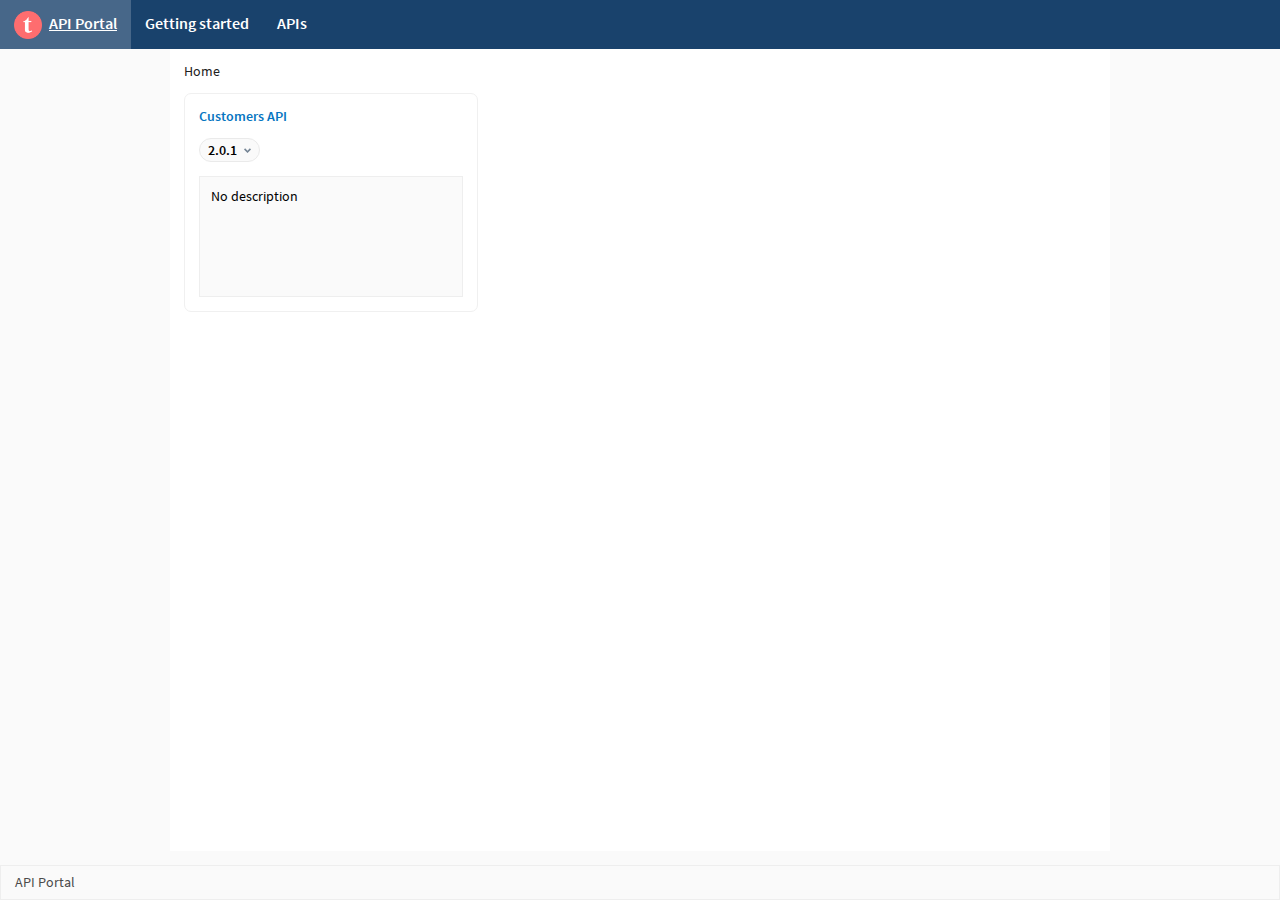
<file: index.html>
<!doctype html>
<html lang="en">
	<head>
	<meta name="generator" content="Hugo 0.141.0">


<meta charset="utf-8">
<title>Landing page</title><meta name="viewport" content="width=device-width, initial-scale=1" />

<meta property="og:title" content="Landing page" />
<meta property="og:type" content="website" />
<meta property="og:url" content="/">


<link rel="icon" href="./img/brand-logo.png" sizes="196x196" />
<link rel="apple-touch-icon" href="./img/brand-logo.png" sizes="196x196" />

<link rel="stylesheet" href="./css/full.min.e55d9236833ff9b3819e293fc402c2b5454b9015e74e6521a4916948975ee1f8.css" media="all" />


<meta name="theme-color" content="#fafafa" />
</head>
	<body class="home">
		<header class="header">


<ul class="header__menu">
  <li class="header__item">
    <a class="header__link header__brand  header__page--active" href="./"  aria-current="page">
      <span class="sr-only">Home</span>
      <span>API Portal</span>
    </a>
  </li>
<li class="header__item">
    <a href="./getting-started/" class="header__link"  >Getting started</a>
  </li>
<li class="header__item">
    <a href="./apis/" class="header__link"  >APIs</a>
  </li>
</ul>
</header>
		<main id="content">

<nav class="breadcrumb" aria-label="Breadcrumb">
	<ol class="breadcrumb__list">
		<li class="breadcrumb__item"><a href="./" class="breadcrumb__element">Home</a></li>
</ol>
</nav>


<div class="api-container">
        <article class="api">
                <h2 class="api__title"><a href="./apis/customers-api/2.0.1/" class="api__link">Customers API</a></h2>
                

<div class="dropdown api__list"><button type="button" class="btn btn__version js-dropdown" aria-controls="versions_73aa34b45b1a01924f1580169f095d91" aria-haspopup="true" aria-expanded="false">
    <span class="api__version--selected">2.0.1</span>
    <svg viewBox="0 0 16 16" aria-hidden="true" class="dropdown__icon btn__version--icon"><path d="M8 13.6l-8-8L2.6 3 8 8.4 13.4 3 16 5.6z"></path></svg>
  </button>
  <div id="versions_73aa34b45b1a01924f1580169f095d91" role="menu" class="dropdown__content" hidden>
  <a href="./apis/customers-api/1.0.0/" role="menuitem" class="dropdown__item" tabindex="-1">1.0.0</a>
  <a href="./apis/customers-api/1.1.0/" role="menuitem" class="dropdown__item" tabindex="-1">1.1.0</a>
  <a href="./apis/customers-api/2.0.1/" role="menuitem" class="dropdown__item dropdown__item--selected" aria-current="page" tabindex="-1">2.0.1</a>
  </div>
</div>
<div id="tooltip_api__description__0" class="api__description wysiwyg js-tooltip-content">No description</div>
                <div class="api__description_expanded_container">
                    <button type="button" class="btn--description-expanded tooltip js-tooltip-trigger js-api-description-expanded invisible" aria-expanded="false" aria-haspopup="true" aria-controls="tooltip_api__description__0">
                        <svg class="tooltip__icon" viewBox="0 0 16 16" aria-hidden="true"><g><path d="M8,0 C12.418278,0 16,3.581722 16,8 C16,12.418278 12.418278,16 8,16 C3.581722,16 0,12.418278 0,8 C0,3.581722 3.581722,0 8,0 Z M7.88888889,6.11262338 C7.39796911,6.11262338 7,6.51059249 7,7.00151227 L7,11.4459567 C7,11.9368765 7.39796911,12.3348456 7.88888889,12.3348456 C8.37980867,12.3348456 8.77777778,11.9368765 8.77777778,11.4459567 L8.77777778,7.00151227 C8.77777778,6.51059249 8.37980867,6.11262338 7.88888889,6.11262338 Z M7.88888889,3.44293218 C7.39796911,3.44293218 7,3.84090129 7,4.33182107 C7,4.82274084 7.39796911,5.22070996 7.88888889,5.22070996 C8.37980867,5.22070996 8.77777778,4.82274084 8.77777778,4.33182107 C8.77777778,3.84090129 8.37980867,3.44293218 7.88888889,3.44293218 Z"></path></g></svg>
                    </button>
                </div>
            </article>
        </div>
</main>
		<footer class="footer">


<span>API Portal</span>
</footer>
		
		<script async src="./js/apis.min.0af8c111f772d278d2fbde38fa252ca44e9268c68955afb4aa5b85633382efb3.js"></script>
	</body>
</html>
</file>
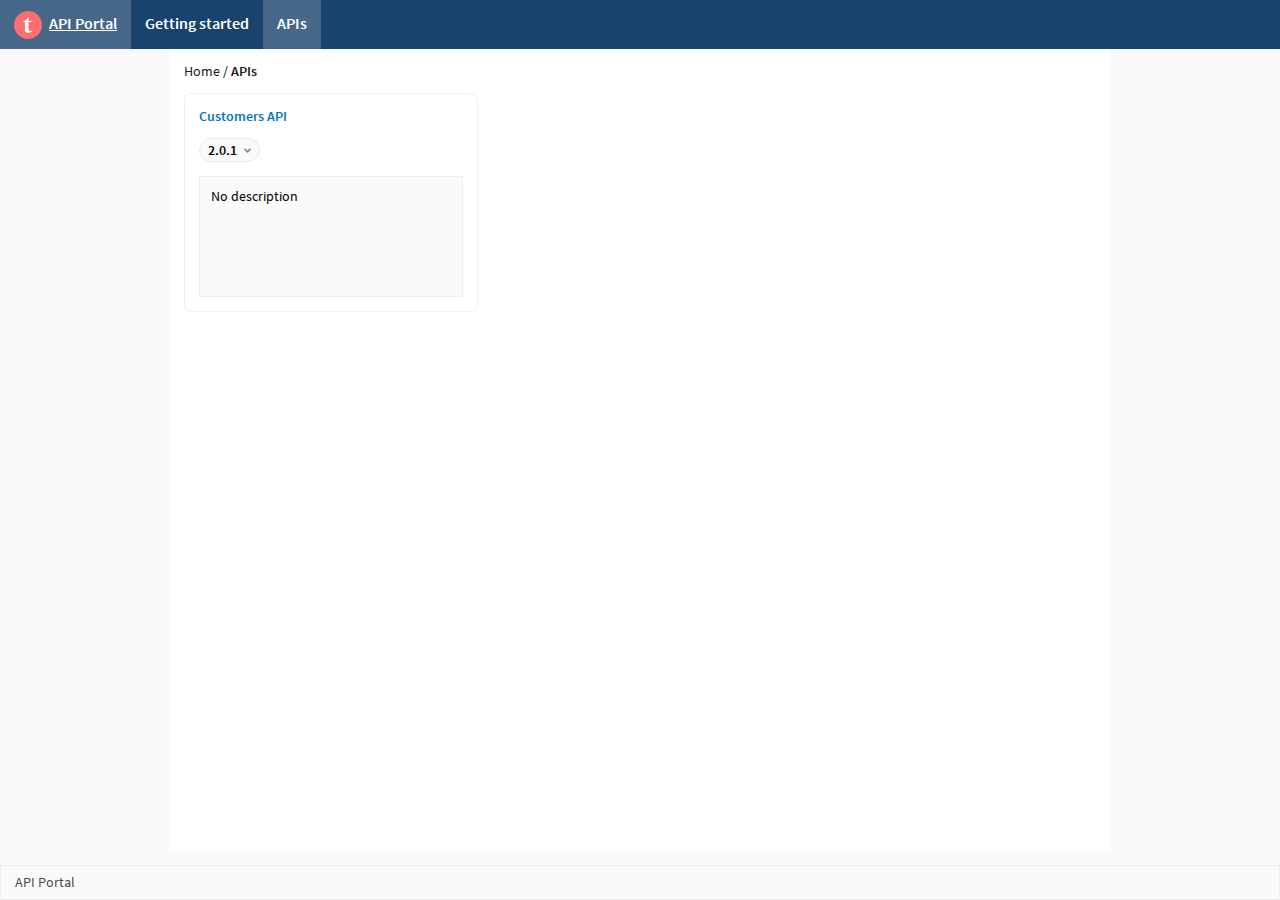
<file: apis/index.html>
<!doctype html>
<html lang="en">
  <head>


<meta charset="utf-8">
<title>APIs list</title><meta name="description" content="List of APIs" /><meta name="viewport" content="width=device-width, initial-scale=1" />

<meta property="og:title" content="APIs list" />
<meta property="og:type" content="website" />
<meta property="og:url" content="/apis/">


<link rel="icon" href="../img/brand-logo.png" sizes="196x196" />
<link rel="apple-touch-icon" href="../img/brand-logo.png" sizes="196x196" />

<link rel="stylesheet" href="../css/full.min.e55d9236833ff9b3819e293fc402c2b5454b9015e74e6521a4916948975ee1f8.css" media="all" />


<meta name="theme-color" content="#fafafa" />
</head>
  <body class="api-list">
    <header class="header">


<ul class="header__menu">
  <li class="header__item">
    <a class="header__link header__brand " href="../" >
      <span class="sr-only">Home</span>
      <span>API Portal</span>
    </a>
  </li>
<li class="header__item">
    <a href="../getting-started/" class="header__link"  >Getting started</a>
  </li>
<li class="header__item">
    <a href="../apis/" class="header__link header__page--active"   aria-current="page">APIs</a>
  </li>
</ul>
</header>

    <main id="content">
      <h1 class="sr-only">API list</h1>


<nav class="breadcrumb" aria-label="Breadcrumb">
	<ol class="breadcrumb__list">
		<li class="breadcrumb__item"><a href="../" class="breadcrumb__element">Home</a></li>
    <li class="breadcrumb__item"><span class="breadcrumb__separator" aria-hidden="true"> / </span><a aria-current="page" href="../apis/" class="breadcrumb__element">APIs</a></li>
</ol>
</nav>


<div class="api-container">
        <article class="api">
                <h2 class="api__title"><a href="../apis/customers-api/2.0.1/" class="api__link">Customers API</a></h2>
                

<div class="dropdown api__list"><button type="button" class="btn btn__version js-dropdown" aria-controls="versions_a3241910155a04f618b9307f1d994ba5" aria-haspopup="true" aria-expanded="false">
    <span class="api__version--selected">2.0.1</span>
    <svg viewBox="0 0 16 16" aria-hidden="true" class="dropdown__icon btn__version--icon"><path d="M8 13.6l-8-8L2.6 3 8 8.4 13.4 3 16 5.6z"></path></svg>
  </button>
  <div id="versions_a3241910155a04f618b9307f1d994ba5" role="menu" class="dropdown__content" hidden>
  <a href="../apis/customers-api/1.0.0/" role="menuitem" class="dropdown__item" tabindex="-1">1.0.0</a>
  <a href="../apis/customers-api/1.1.0/" role="menuitem" class="dropdown__item" tabindex="-1">1.1.0</a>
  <a href="../apis/customers-api/2.0.1/" role="menuitem" class="dropdown__item dropdown__item--selected" aria-current="page" tabindex="-1">2.0.1</a>
  </div>
</div>
<div id="tooltip_api__description__0" class="api__description wysiwyg js-tooltip-content">No description</div>
                <div class="api__description_expanded_container">
                    <button type="button" class="btn--description-expanded tooltip js-tooltip-trigger js-api-description-expanded invisible" aria-expanded="false" aria-haspopup="true" aria-controls="tooltip_api__description__0">
                        <svg class="tooltip__icon" viewBox="0 0 16 16" aria-hidden="true"><g><path d="M8,0 C12.418278,0 16,3.581722 16,8 C16,12.418278 12.418278,16 8,16 C3.581722,16 0,12.418278 0,8 C0,3.581722 3.581722,0 8,0 Z M7.88888889,6.11262338 C7.39796911,6.11262338 7,6.51059249 7,7.00151227 L7,11.4459567 C7,11.9368765 7.39796911,12.3348456 7.88888889,12.3348456 C8.37980867,12.3348456 8.77777778,11.9368765 8.77777778,11.4459567 L8.77777778,7.00151227 C8.77777778,6.51059249 8.37980867,6.11262338 7.88888889,6.11262338 Z M7.88888889,3.44293218 C7.39796911,3.44293218 7,3.84090129 7,4.33182107 C7,4.82274084 7.39796911,5.22070996 7.88888889,5.22070996 C8.37980867,5.22070996 8.77777778,4.82274084 8.77777778,4.33182107 C8.77777778,3.84090129 8.37980867,3.44293218 7.88888889,3.44293218 Z"></path></g></svg>
                    </button>
                </div>
            </article>
        </div>
</main>

    <footer class="footer">


<span>API Portal</span>
</footer>

    
    <script type="module" src="../js/apis.min.0af8c111f772d278d2fbde38fa252ca44e9268c68955afb4aa5b85633382efb3.js"></script>
  </body>
</html>
</file>
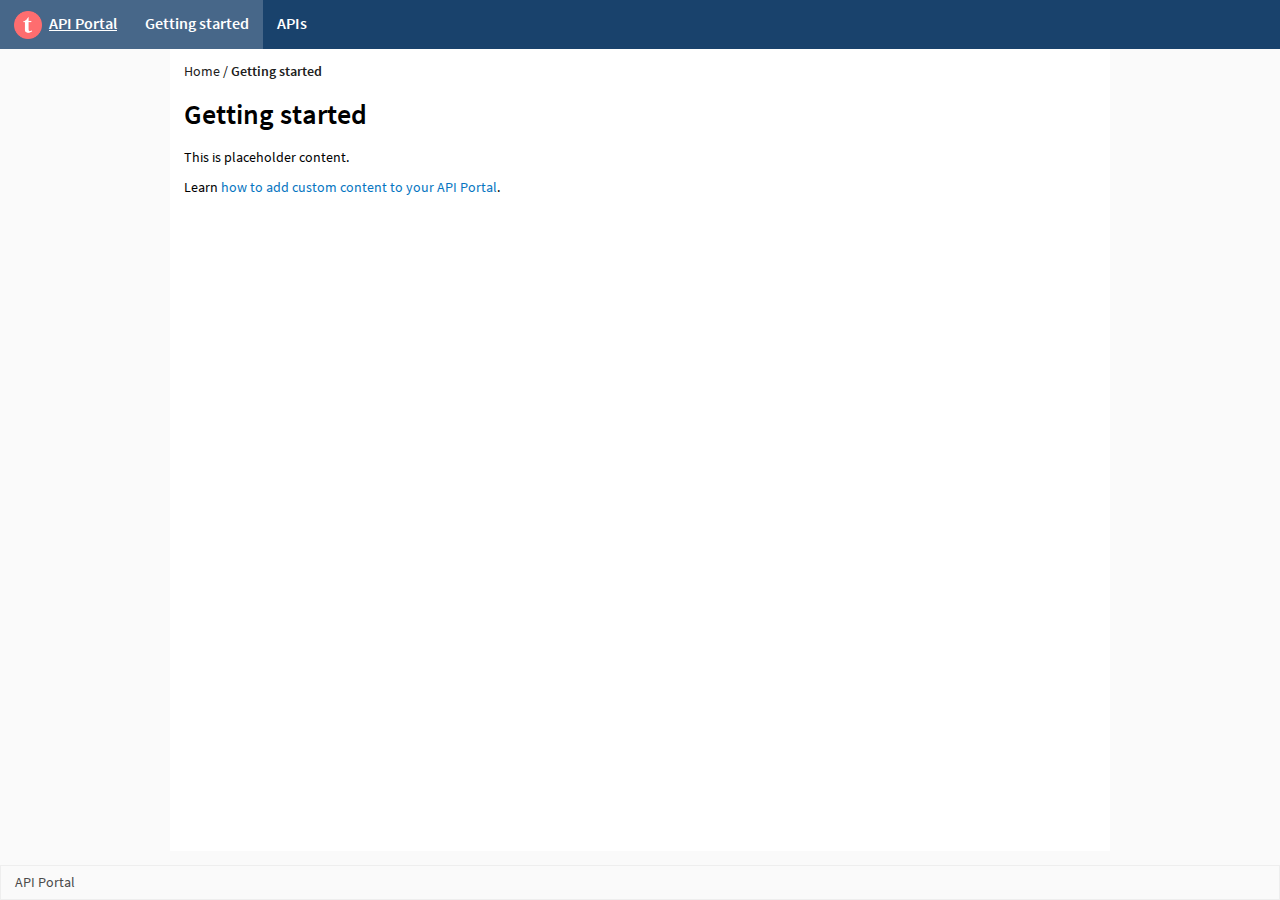
<file: getting-started/index.html>
<!doctype html>
<html lang="en">
	<head>


<meta charset="utf-8">
<title>Getting started</title><meta name="viewport" content="width=device-width, initial-scale=1" />

<meta property="og:title" content="Getting started" />
<meta property="og:type" content="website" />
<meta property="og:url" content="/getting-started/">


<link rel="icon" href="../img/brand-logo.png" sizes="196x196" />
<link rel="apple-touch-icon" href="../img/brand-logo.png" sizes="196x196" />

<link rel="stylesheet" href="../css/full.min.e55d9236833ff9b3819e293fc402c2b5454b9015e74e6521a4916948975ee1f8.css" media="all" />


<meta name="theme-color" content="#fafafa" />
</head>
	<body class="container">
		<header class="header">


<ul class="header__menu">
  <li class="header__item">
    <a class="header__link header__brand " href="../" >
      <span class="sr-only">Home</span>
      <span>API Portal</span>
    </a>
  </li>
<li class="header__item">
    <a href="../getting-started/" class="header__link header__page--active"   aria-current="page">Getting started</a>
  </li>
<li class="header__item">
    <a href="../apis/" class="header__link"  >APIs</a>
  </li>
</ul>
</header>
		<main id="content" class="wysiwyg">


<nav class="breadcrumb" aria-label="Breadcrumb">
	<ol class="breadcrumb__list">
		<li class="breadcrumb__item"><a href="../" class="breadcrumb__element">Home</a></li>
<li class="breadcrumb__item"><span class="breadcrumb__separator" aria-hidden="true"> / </span><a aria-current="page" href="../getting-started/" class="breadcrumb__element">Getting started</a></li>
    </ol>
</nav>
<h1 id="getting-started">Getting started</h1>
<p>This is placeholder content.</p>
<p>Learn <a href="https://help.talend.com/access/sources/content/topic?pageid=designer_portal_organize_add_content&amp;EnrichVersion=Cloud&amp;afs:lang=en">how to add custom content to your API Portal</a>.</p>
</main>
		<footer class="footer">


<span>API Portal</span>
</footer>
	</body>
</html>
</file>
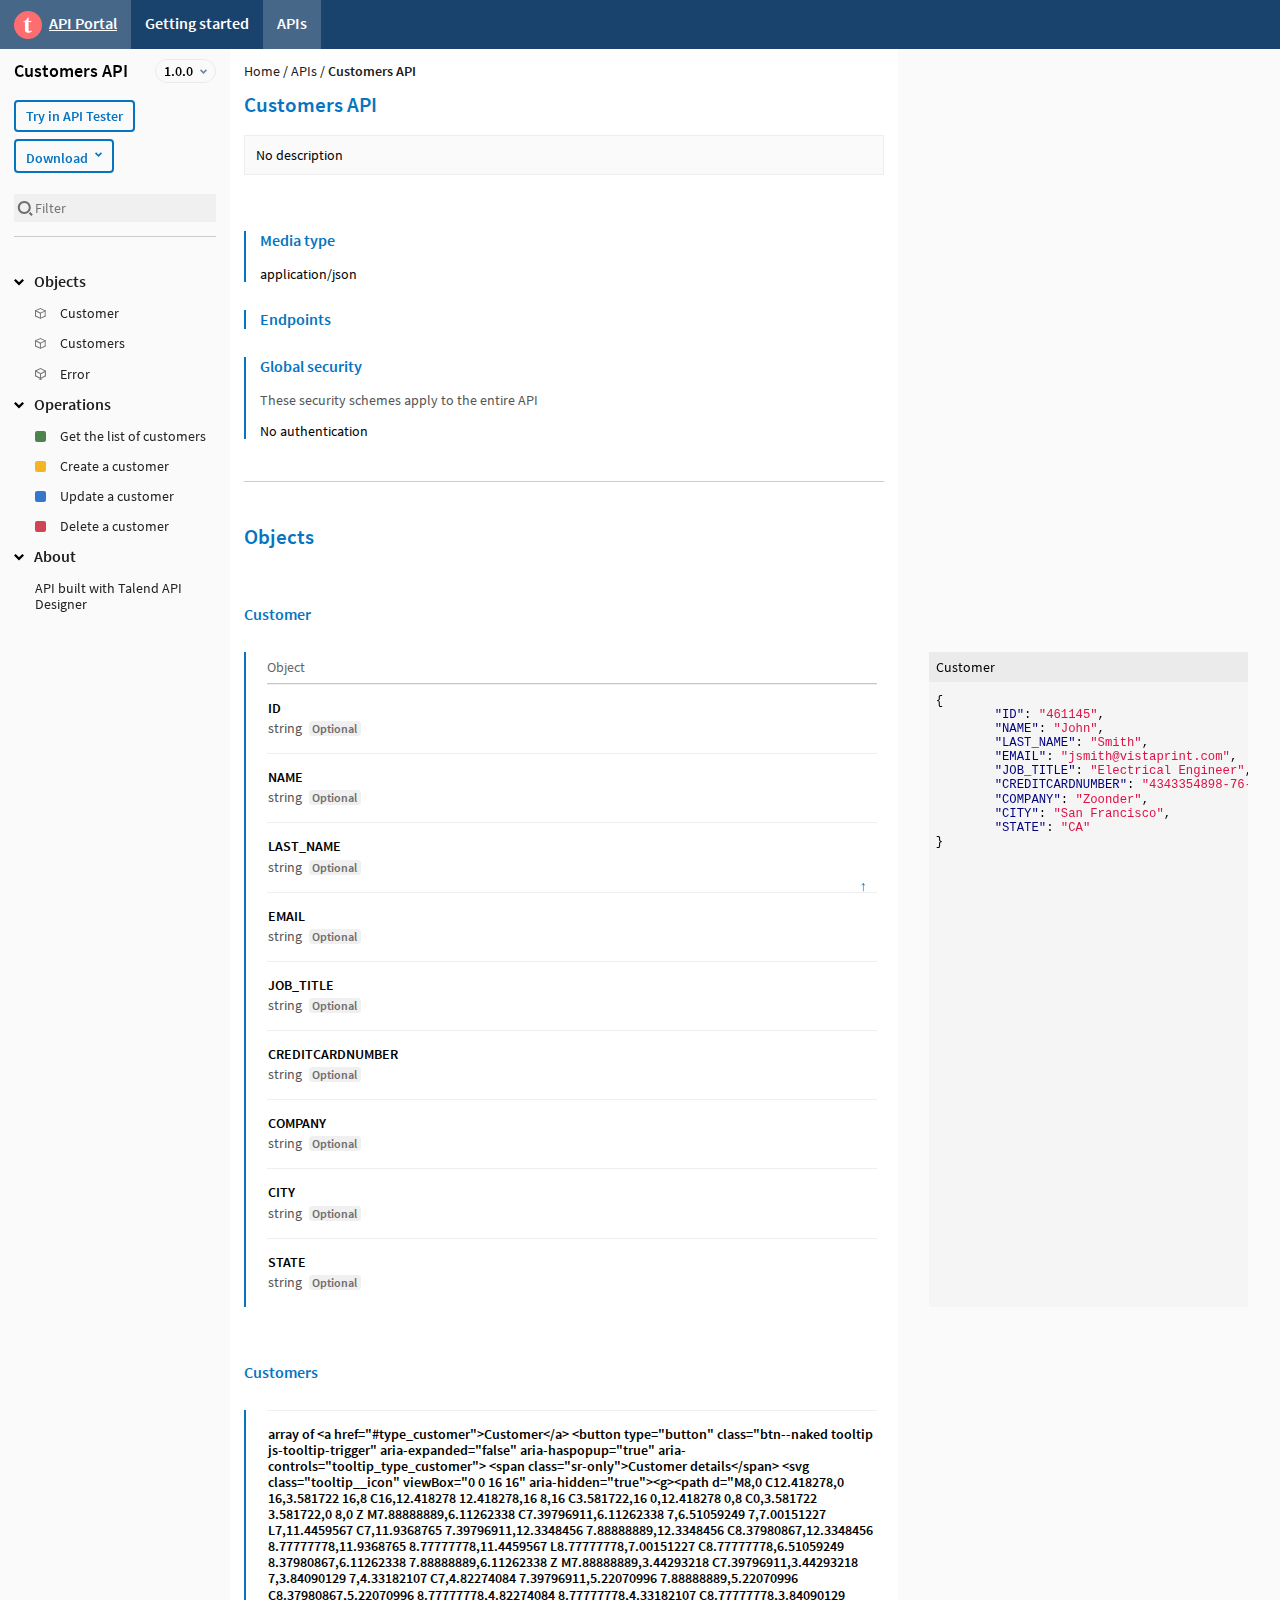
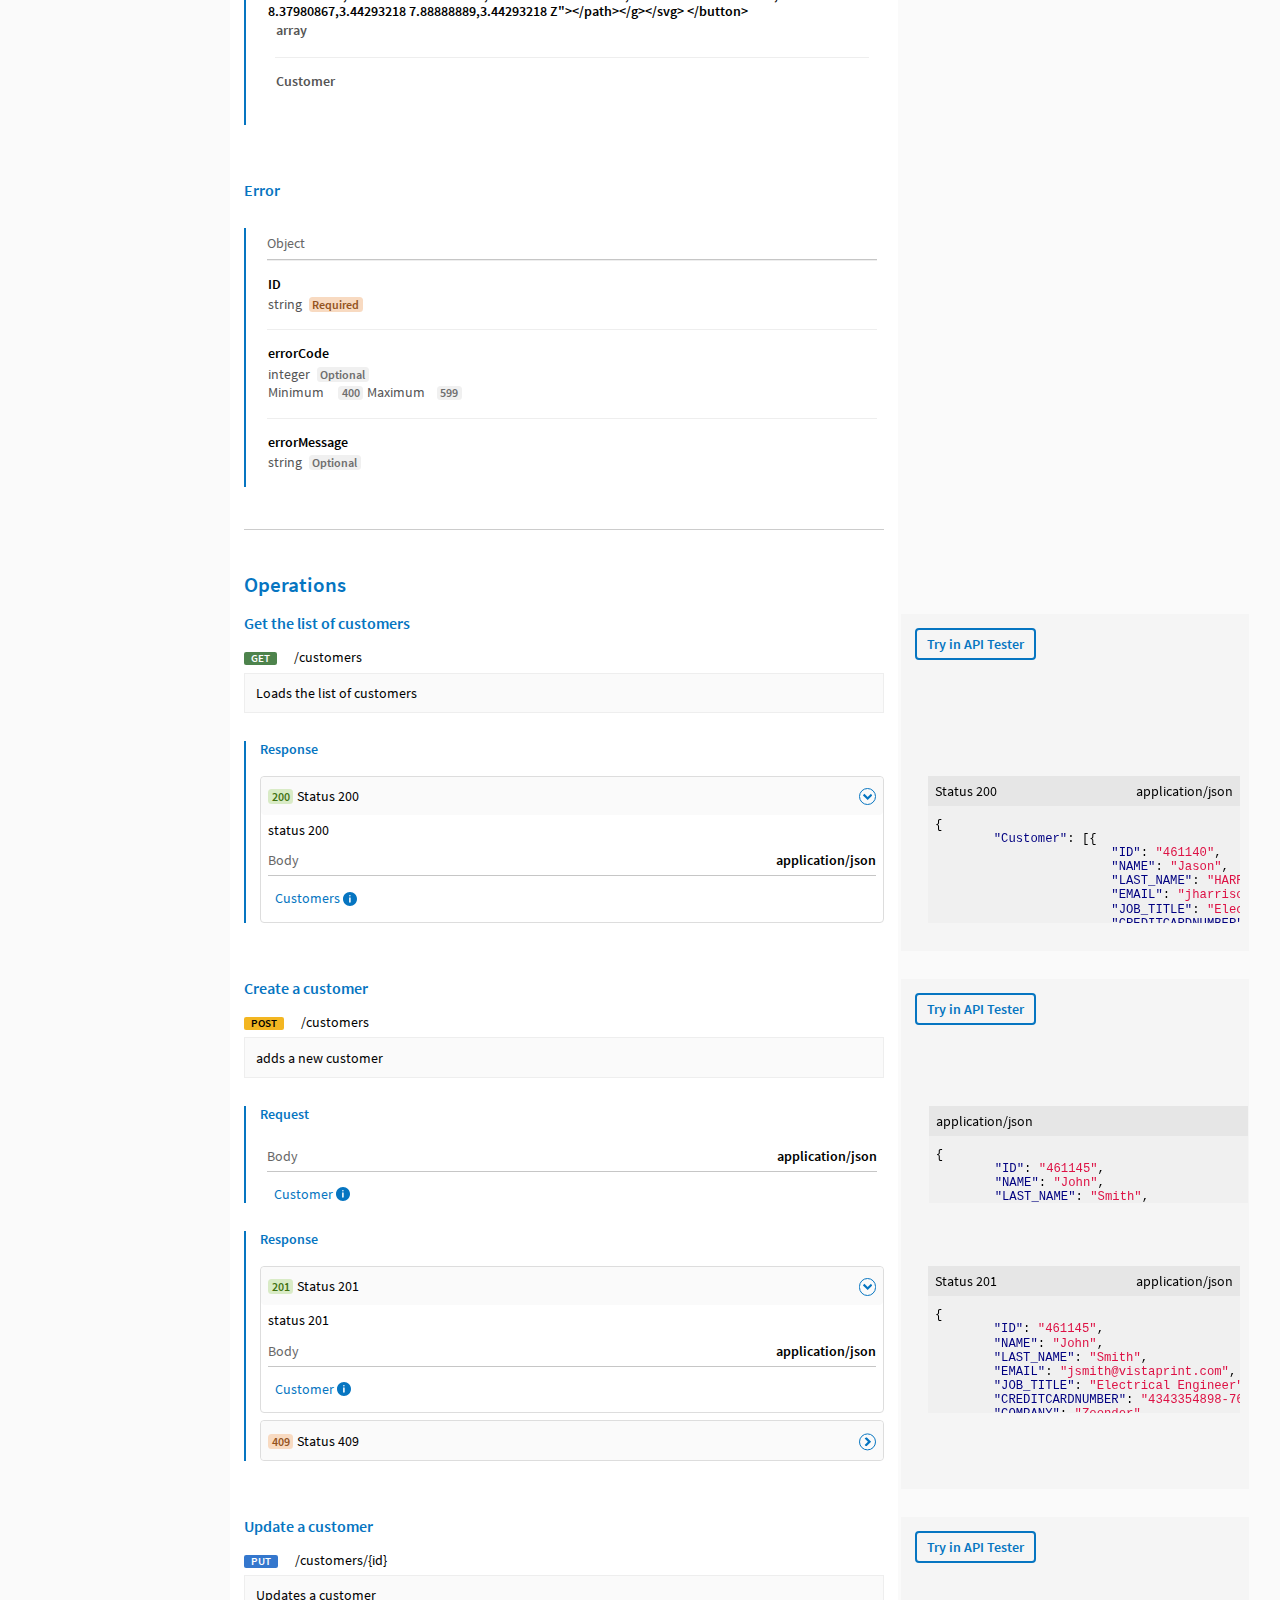
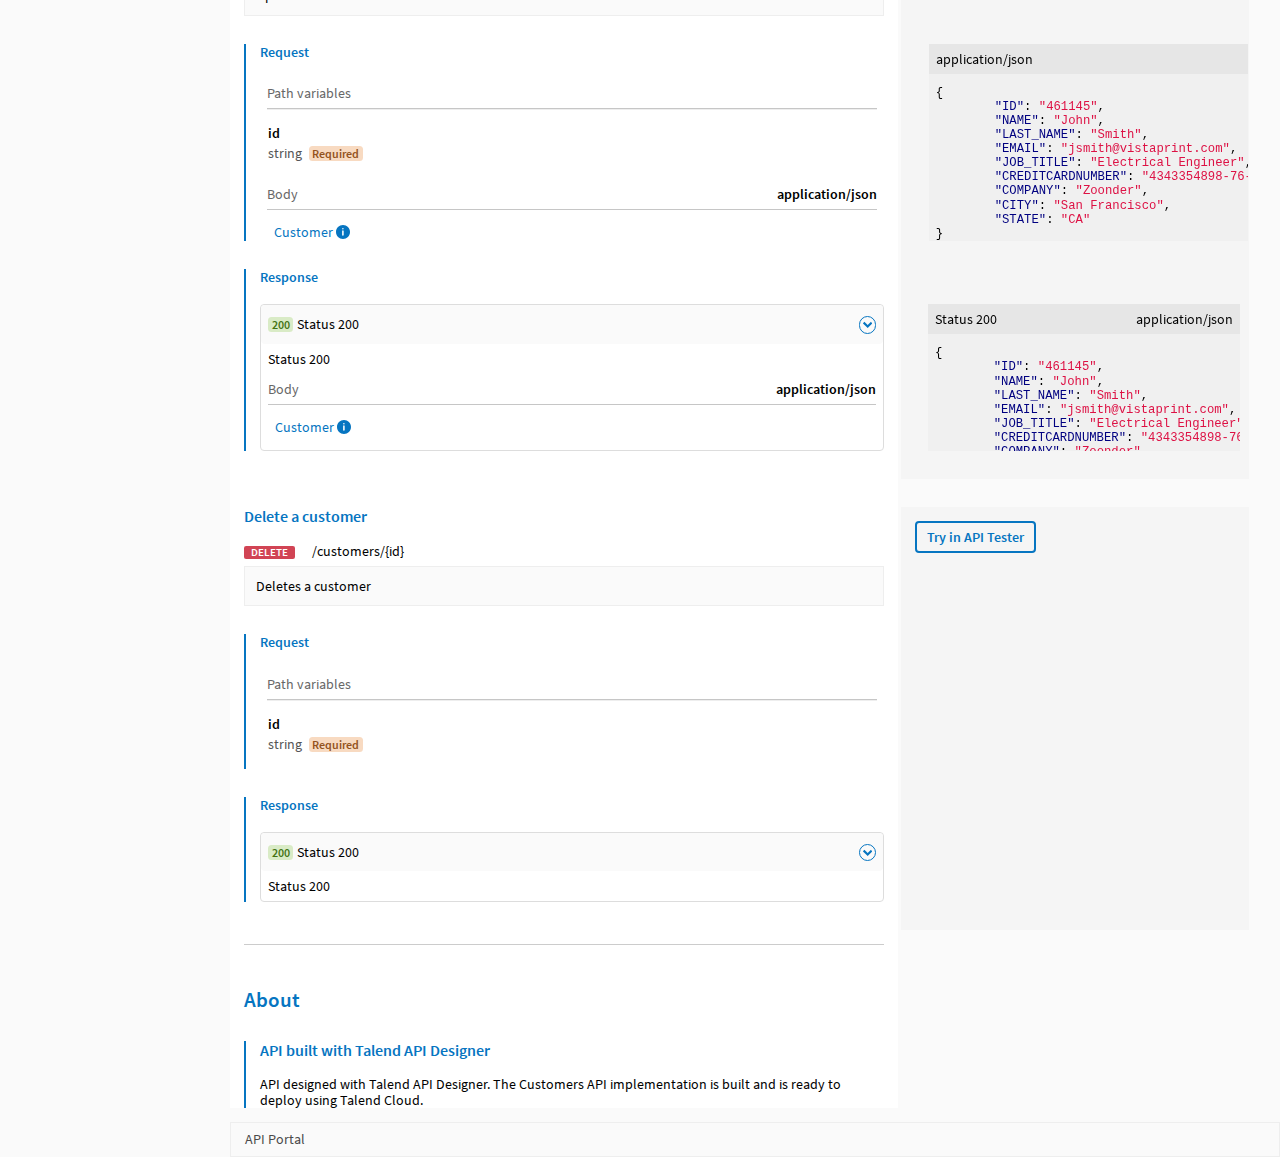
<file: apis/customers-api/1.0.0/index.html>
<!doctype html>
<html lang="en">
	<head>
    <meta data-indicator-element-id="dhcIndicator" name="dhc-aware-page" />
      <meta name="try-in-tester-api-context" content="{&#34;etnResource6Url&#34;:&#34;/apitesterformat6.json&#34;}" />
      <title>Customers API</title>
      <meta content="Customers API" property="og:title">
    


<meta charset="utf-8">
<meta name="viewport" content="width=device-width, initial-scale=1" />


<meta property="og:type" content="website" />
<meta property="og:url" content="/apis/customers-api/1.0.0/">


<link rel="icon" href="../../../img/brand-logo.png" sizes="196x196" />
<link rel="apple-touch-icon" href="../../../img/brand-logo.png" sizes="196x196" />

<link rel="stylesheet" href="../../../css/full.min.e55d9236833ff9b3819e293fc402c2b5454b9015e74e6521a4916948975ee1f8.css" media="all" />


<meta name="theme-color" content="#fafafa" />
</head>
	<body class="api-reference">
		<header class="header">


<ul class="header__menu">
  <li class="header__item">
    <a class="header__link header__brand " href="../../../" >
      <span class="sr-only">Home</span>
      <span>API Portal</span>
    </a>
  </li>
<li class="header__item">
    <a href="../../../getting-started/" class="header__link"  >Getting started</a>
  </li>
<li class="header__item">
    <a href="../../../apis/" class="header__link header__section--active"  >APIs</a>
  </li>
</ul>
</header>
    <aside class="left-panel">
        

<div class="left-panel__wrapper">
  <div class="api__general">
    <h1 class="left-panel__api-title">Customers API</h1>


<div class="dropdown api__version"><button type="button" class="btn btn__version js-dropdown" aria-controls="versions_412a1f09955479d1453fa19b06b31a80" aria-haspopup="true" aria-expanded="false">
    <span class="api__version--selected">1.0.0</span>
    <svg viewBox="0 0 16 16" aria-hidden="true" class="dropdown__icon btn__version--icon"><path d="M8 13.6l-8-8L2.6 3 8 8.4 13.4 3 16 5.6z"></path></svg>
  </button>
  <div id="versions_412a1f09955479d1453fa19b06b31a80" role="menu" class="dropdown__content" hidden>
  <a href="../../../apis/customers-api/1.0.0/" role="menuitem" class="dropdown__item dropdown__item--selected" aria-current="page" tabindex="-1">1.0.0</a>
  <a href="../../../apis/customers-api/1.1.0/" role="menuitem" class="dropdown__item" tabindex="-1">1.1.0</a>
  <a href="../../../apis/customers-api/2.0.1/" role="menuitem" class="dropdown__item" tabindex="-1">2.0.1</a>
  </div>
</div>
</div>
  <div class="api__action">
    
<div class="try-in-tester js-try-in-tester">
  <button class="try-in-tester__action js-try-in-tester--action btn btn--primary js-api-try-in-tester "
          type="button">
    Try in API Tester
    </button>
  </div>


<div class="dropdown">
  <button class="js-dropdown btn btn--primary" aria-controls="download" aria-haspopup="true" aria-expanded="false" type="button">
    Download<svg viewBox="0 0 16 16" aria-hidden="true" class="dropdown__icon"><path d="M8 13.6l-8-8L2.6 3 8 8.4 13.4 3 16 5.6z"></path></svg>
  </button>
  <div id="download" role="menu" class="dropdown__content" hidden>
    <a href="../../../apis/customers-api/1.0.0/openapi30.json" role="menuitem" class="dropdown__item" tabindex="-1" download="customers-api-1.0.0-openapi30.json">OAS 3</a>
    <a href="../../../apis/customers-api/1.0.0/swagger20.json" role="menuitem" class="dropdown__item" tabindex="-1" download="customers-api-1.0.0-swagger20.json">Swagger 2</a>
    </div>
  </div>
</div>

  <form class="search-form">
    <label class="search-form__label" for="filter">
      <svg class="search-form__icon" aria-hidden="true" width="16" height="16" xmlns="http://www.w3.org/2000/svg" viewBox="0 0 16 16"><path d="M7.5 14C3.9 14 1 11.1 1 7.5S3.9 1 7.5 1 14 3.9 14 7.5 11.1 14 7.5 14zm0-11C5 3 3 5 3 7.5S5 12 7.5 12 12 10 12 7.5 10 3 7.5 3zm6 9c-.4.6-.9 1.1-1.5 1.5l2.5 2.5 1.5-1.5-2.5-2.5z"></path></svg>
      <span class="sr-only">Filter</span>
    </label>
    <input class="search-form__field js-filter" id="filter" type="search" placeholder="Filter" />
  </form>

  <hr />

  <nav class="api__nav" aria-label="API content">
    <ul class="api-toc js-api-toc">
<li>
        <details open>
          <summary class="api-toc__section-title"><a href="#section_objects">Objects</a></summary>
  <ul class="api-toc__content">
    <li class="api-toc__item api-toc__item--datatype"><a href="#type_customer">Customer</a></li>
    <li class="api-toc__item api-toc__item--datatype"><a href="#type_customers">Customers</a></li>
    <li class="api-toc__item api-toc__item--datatype"><a href="#type_error">Error</a></li>
    </ul>
</details>
      </li>
<li>
        <details open>
          <summary class="api-toc__section-title"><a href="#section_operations">Operations</a></summary>
  <ul class="api-toc__content">
    
  <li class="api-toc__item api-toc__item--request-get"><a href="#operation_get-the-list-of-customers">Get the list of customers</a></li>
        
  <li class="api-toc__item api-toc__item--request-post"><a href="#operation_create-a-customer">Create a customer</a></li>
        
  <li class="api-toc__item api-toc__item--request-put"><a href="#operation_update-a-customer">Update a customer</a></li>
        
  <li class="api-toc__item api-toc__item--request-delete"><a href="#operation_delete-a-customer">Delete a customer</a></li>
        </ul>
</details>
      </li>
<li>
        <details open>
          <summary class="api-toc__section-title"><a href="#section_about">About</a></summary>
  <ul class="api-toc__content">
    <li class="api-toc__item_text"><a href="#text_api-built-with-talend-api-designer">API built with Talend API Designer</a></li>
     </ul>
</details>
      </li>
</ul>
  </nav>
</div>

</aside>
      <main id="content">
        

<nav class="breadcrumb" aria-label="Breadcrumb">
	<ol class="breadcrumb__list">
		<li class="breadcrumb__item"><a href="../../../" class="breadcrumb__element">Home</a></li>
    <li class="breadcrumb__item"><span class="breadcrumb__separator" aria-hidden="true"> / </span><a href="../../../apis/" class="breadcrumb__element">APIs</a></li>

  
  <li class="breadcrumb__item"><span class="breadcrumb__separator" aria-hidden="true"> / </span><a aria-current="page" href="../../../apis/customers-api/1.0.0/" class="breadcrumb__element">Customers API</a></li>
</ol>
</nav>


<h2 class="api-reference__api-title" id="top">Customers API</h2>
<div class="api__content_description wysiwyg">No description</div>

<dl class="definition contact">
  </dl>
<div class="definition">
      <h3 id="mediatypes">Media type</h3>
      <div>application/json</div>
    </div>
<div class="definition">
      <h3 id="endpoints">Endpoints</h3>
      <ul class="endpoints">
        </ul>
    </div>
<div class="definition">
      <h3 id="global-security">Global security</h3>
      <p class="note">These security schemes apply to the entire API</p>
      <div>
        

<ul class="global-security">

<li class="global-security__type">No authentication</li>
</ul>
</div>
    </div>

<hr class="separator"/>
    <section aria-labelledby="section_objects">
      <h2 id="section_objects">Objects</h2>
  

<section id="type_customer_anchor" class="datatype" aria-labelledby="type_customer">
	<div class="data-type__content">
		<div class="data-type__header">
			<h3 id="type_customer">Customer</h3>
		</div>
		<div class="definition__data-type definition">
			<div id="tooltip_type_customer" class="js-tooltip-content" >

	



<div class="data-type__object-title">Object</div>


<table>
  <thead class="sr-only">
    <tr>
      <th scope="col">Name</th>
      <th scope="col">Description</th>
      <th scope="col">Type</th>
      <th scope="col">Attributes and examples</th>
    </tr>
  </thead>
  <tbody>
  
      


<tr class="data-type__parameter">
	<th class="data-type__parameter-type-label" scope="row">ID</th>
	<td class="wysiwyg"></td>
	<td class="data-type__parameter-type">
    <span class="parameter-type">
      

string</span>
<span class="badge">Optional</span></td>
	<td class="data-type__parameter-attributes-examples">



</td>
</tr>

      


<tr class="data-type__parameter">
	<th class="data-type__parameter-type-label" scope="row">NAME</th>
	<td class="wysiwyg"></td>
	<td class="data-type__parameter-type">
    <span class="parameter-type">
      

string</span>
<span class="badge">Optional</span></td>
	<td class="data-type__parameter-attributes-examples">



</td>
</tr>

      


<tr class="data-type__parameter">
	<th class="data-type__parameter-type-label" scope="row">LAST_NAME</th>
	<td class="wysiwyg"></td>
	<td class="data-type__parameter-type">
    <span class="parameter-type">
      

string</span>
<span class="badge">Optional</span></td>
	<td class="data-type__parameter-attributes-examples">



</td>
</tr>

      


<tr class="data-type__parameter">
	<th class="data-type__parameter-type-label" scope="row">EMAIL</th>
	<td class="wysiwyg"></td>
	<td class="data-type__parameter-type">
    <span class="parameter-type">
      

string</span>
<span class="badge">Optional</span></td>
	<td class="data-type__parameter-attributes-examples">



</td>
</tr>

      


<tr class="data-type__parameter">
	<th class="data-type__parameter-type-label" scope="row">JOB_TITLE</th>
	<td class="wysiwyg"></td>
	<td class="data-type__parameter-type">
    <span class="parameter-type">
      

string</span>
<span class="badge">Optional</span></td>
	<td class="data-type__parameter-attributes-examples">



</td>
</tr>

      


<tr class="data-type__parameter">
	<th class="data-type__parameter-type-label" scope="row">CREDITCARDNUMBER</th>
	<td class="wysiwyg"></td>
	<td class="data-type__parameter-type">
    <span class="parameter-type">
      

string</span>
<span class="badge">Optional</span></td>
	<td class="data-type__parameter-attributes-examples">



</td>
</tr>

      


<tr class="data-type__parameter">
	<th class="data-type__parameter-type-label" scope="row">COMPANY</th>
	<td class="wysiwyg"></td>
	<td class="data-type__parameter-type">
    <span class="parameter-type">
      

string</span>
<span class="badge">Optional</span></td>
	<td class="data-type__parameter-attributes-examples">



</td>
</tr>

      


<tr class="data-type__parameter">
	<th class="data-type__parameter-type-label" scope="row">CITY</th>
	<td class="wysiwyg"></td>
	<td class="data-type__parameter-type">
    <span class="parameter-type">
      

string</span>
<span class="badge">Optional</span></td>
	<td class="data-type__parameter-attributes-examples">



</td>
</tr>

      


<tr class="data-type__parameter">
	<th class="data-type__parameter-type-label" scope="row">STATE</th>
	<td class="wysiwyg"></td>
	<td class="data-type__parameter-type">
    <span class="parameter-type">
      

string</span>
<span class="badge">Optional</span></td>
	<td class="data-type__parameter-attributes-examples">



</td>
</tr>
</tbody>
</table>
</div>

<div class="definition-example">
				<div id="type_customer_e882614f79b31aca61f85518b675c667" class="definition-example__title"><span>Customer</span></div>
				<div role="region" tabindex="0" class="code-container" aria-labelledby="type_customer_e882614f79b31aca61f85518b675c667">


	
		<div class="highlight"><pre tabindex="0" class="chroma"><code class="language-json" data-lang="json"><span class="line"><span class="cl"><span class="p">{</span>
</span></span><span class="line"><span class="cl">	<span class="nt">&#34;ID&#34;</span><span class="p">:</span> <span class="s2">&#34;461145&#34;</span><span class="p">,</span>
</span></span><span class="line"><span class="cl">	<span class="nt">&#34;NAME&#34;</span><span class="p">:</span> <span class="s2">&#34;John&#34;</span><span class="p">,</span>
</span></span><span class="line"><span class="cl">	<span class="nt">&#34;LAST_NAME&#34;</span><span class="p">:</span> <span class="s2">&#34;Smith&#34;</span><span class="p">,</span>
</span></span><span class="line"><span class="cl">	<span class="nt">&#34;EMAIL&#34;</span><span class="p">:</span> <span class="s2">&#34;jsmith@vistaprint.com&#34;</span><span class="p">,</span>
</span></span><span class="line"><span class="cl">	<span class="nt">&#34;JOB_TITLE&#34;</span><span class="p">:</span> <span class="s2">&#34;Electrical Engineer&#34;</span><span class="p">,</span>
</span></span><span class="line"><span class="cl">	<span class="nt">&#34;CREDITCARDNUMBER&#34;</span><span class="p">:</span> <span class="s2">&#34;4343354898-76-9480&#34;</span><span class="p">,</span>
</span></span><span class="line"><span class="cl">	<span class="nt">&#34;COMPANY&#34;</span><span class="p">:</span> <span class="s2">&#34;Zoonder&#34;</span><span class="p">,</span>
</span></span><span class="line"><span class="cl">	<span class="nt">&#34;CITY&#34;</span><span class="p">:</span> <span class="s2">&#34;San Francisco&#34;</span><span class="p">,</span>
</span></span><span class="line"><span class="cl">	<span class="nt">&#34;STATE&#34;</span><span class="p">:</span> <span class="s2">&#34;CA&#34;</span>
</span></span><span class="line"><span class="cl"><span class="p">}</span></span></span></code></pre></div></div>
			</div>
</div>
	</div>
</section>


<section id="type_customers_anchor" class="datatype" aria-labelledby="type_customers">
	<div class="data-type__content">
		<div class="data-type__header">
			<h3 id="type_customers">Customers</h3>
		</div>
		<div class="definition__data-type definition">
			<div id="tooltip_type_customers" class="js-tooltip-content" >

	



<table>
  <caption class="data-type-title sr-only">Customers details</caption>
  <thead class="sr-only">
    <tr>
      <th scope="col">Name</th>
      <th scope="col">Description</th>
      <th scope="col">Type</th>
      <th scope="col">Attributes and examples</th>
    </tr>
  </thead>
  <tbody>
    <tr class="data-type__parameter data-type__array-type-details">
      <th class="data-type__parameter-type-label" scope="row" aria-describedby="0edcc6ff0433bfcfacbc234a324e0c04">


array of 



&lt;a href=&#34;#type_customer&#34;&gt;Customer&lt;/a&gt;
&lt;button type=&#34;button&#34; class=&#34;btn--naked tooltip js-tooltip-trigger&#34; aria-expanded=&#34;false&#34; aria-haspopup=&#34;true&#34; aria-controls=&#34;tooltip_type_customer&#34;&gt;
	&lt;span class=&#34;sr-only&#34;&gt;Customer details&lt;/span&gt;
	&lt;svg class=&#34;tooltip__icon&#34; viewBox=&#34;0 0 16 16&#34; aria-hidden=&#34;true&#34;&gt;&lt;g&gt;&lt;path d=&#34;M8,0 C12.418278,0 16,3.581722 16,8 C16,12.418278 12.418278,16 8,16 C3.581722,16 0,12.418278 0,8 C0,3.581722 3.581722,0 8,0 Z M7.88888889,6.11262338 C7.39796911,6.11262338 7,6.51059249 7,7.00151227 L7,11.4459567 C7,11.9368765 7.39796911,12.3348456 7.88888889,12.3348456 C8.37980867,12.3348456 8.77777778,11.9368765 8.77777778,11.4459567 L8.77777778,7.00151227 C8.77777778,6.51059249 8.37980867,6.11262338 7.88888889,6.11262338 Z M7.88888889,3.44293218 C7.39796911,3.44293218 7,3.84090129 7,4.33182107 C7,4.82274084 7.39796911,5.22070996 7.88888889,5.22070996 C8.37980867,5.22070996 8.77777778,4.82274084 8.77777778,4.33182107 C8.77777778,3.84090129 8.37980867,3.44293218 7.88888889,3.44293218 Z&#34;&gt;&lt;/path&gt;&lt;/g&gt;&lt;/svg&gt;
&lt;/button&gt;


      </th>
      <td class="data-type__parameter-attributes-examples">


<table id="0edcc6ff0433bfcfacbc234a324e0c04">
  <caption class="data-type-title sr-only">Datatype details</caption>
  <thead class="sr-only">
    <tr>
      <th scope="col">Type</th>
      <th scope="col">Description</th>
      <th scope="col">Attributes and examples</th>
    </tr>
  </thead>
  <tbody>
<tr class="data-type__parameter data-type__array-first-type">
      <th scope="row">array</th>
      <td></td>
      <td class="data-type__parameter-attributes-examples">
  
    

</td>
    </tr>
<tr class="data-type__parameter array-parameter--description">
      <th scope="row">
      Customer</th>
      <td></td>
      <td class="data-type__parameter-attributes-examples">



</td>
    </tr>
  </tbody>
</table>

      </td>
      <td colspan="2"></td>
    </tr>
  </tbody>
</table>
</div>

</div>
	</div>
</section>


<section id="type_error_anchor" class="datatype" aria-labelledby="type_error">
	<div class="data-type__content">
		<div class="data-type__header">
			<h3 id="type_error">Error</h3>
		</div>
		<div class="definition__data-type definition">
			<div id="tooltip_type_error" class="js-tooltip-content" >

	



<div class="data-type__object-title">Object</div>


<table>
  <thead class="sr-only">
    <tr>
      <th scope="col">Name</th>
      <th scope="col">Description</th>
      <th scope="col">Type</th>
      <th scope="col">Attributes and examples</th>
    </tr>
  </thead>
  <tbody>
  
      


<tr class="data-type__parameter">
	<th class="data-type__parameter-type-label" scope="row">ID</th>
	<td class="wysiwyg"></td>
	<td class="data-type__parameter-type">
    <span class="parameter-type">
      

string</span>
<span class="badge badge--warn">Required</span></td>
	<td class="data-type__parameter-attributes-examples">



</td>
</tr>

      


<tr class="data-type__parameter">
	<th class="data-type__parameter-type-label" scope="row">errorCode</th>
	<td class="wysiwyg"></td>
	<td class="data-type__parameter-type">
    <span class="parameter-type">
      

integer</span>
<span class="badge">Optional</span></td>
	<td class="data-type__parameter-attributes-examples">



<div class="data-type__parameter-attribute-example">
	<span class="metadata__label">Minimum</span><span class="badge">400</span><span class="metadata__label">Maximum</span><span class="badge">599</span></div>
</td>
</tr>

      


<tr class="data-type__parameter">
	<th class="data-type__parameter-type-label" scope="row">errorMessage</th>
	<td class="wysiwyg"></td>
	<td class="data-type__parameter-type">
    <span class="parameter-type">
      

string</span>
<span class="badge">Optional</span></td>
	<td class="data-type__parameter-attributes-examples">



</td>
</tr>
</tbody>
</table>
</div>

</div>
	</div>
</section>
</section>
<hr class="separator"/>
    <section aria-labelledby="section_operations">
      <h2 id="section_operations">Operations</h2>
  

<section id="operation_get-the-list-of-customers_anchor" class="operation" aria-labelledby="operation_get-the-list-of-customers">
	<div class="operation__content">
        <h3 id="operation_get-the-list-of-customers">Get the list of customers</h3>
        <span class="operation--get operation--default">GET</span> <span class="operation__url">/customers</span>
	<div class="operation__description wysiwyg">Loads the list of customers</div><div class="definition__content definition">
			<h4>Response</h4>
		
		
				
					

<div class="response">
	<details class="response__detail" open="">
		<summary class="response__type"><span><span class="badge badge--2xx">200</span>Status 200</span><svg viewBox="0 0 16 16" aria-hidden="true" class="response__type--icon"><path d="M8 13.6l-8-8L2.6 3 8 8.4 13.4 3 16 5.6z"></path></svg></summary>
		<div class="response-description wysiwyg">status 200</div>



<div class="response__content">
    <span class="response__body">Body</span>
    <div class="dropdown">
    <span class="response__mimetype">application/json</span></div>
</div>

    <div id="body_658c87b0b321cb3b87ec489f40549be5applicationjson" class="body__content" >
    <div class="body__content">




<a href="#type_customers">Customers</a>
<button type="button" class="btn--naked tooltip js-tooltip-trigger" aria-expanded="false" aria-haspopup="true" aria-controls="tooltip_type_customers">
	<span class="sr-only">Customers details</span>
	<svg class="tooltip__icon" viewBox="0 0 16 16" aria-hidden="true"><g><path d="M8,0 C12.418278,0 16,3.581722 16,8 C16,12.418278 12.418278,16 8,16 C3.581722,16 0,12.418278 0,8 C0,3.581722 3.581722,0 8,0 Z M7.88888889,6.11262338 C7.39796911,6.11262338 7,6.51059249 7,7.00151227 L7,11.4459567 C7,11.9368765 7.39796911,12.3348456 7.88888889,12.3348456 C8.37980867,12.3348456 8.77777778,11.9368765 8.77777778,11.4459567 L8.77777778,7.00151227 C8.77777778,6.51059249 8.37980867,6.11262338 7.88888889,6.11262338 Z M7.88888889,3.44293218 C7.39796911,3.44293218 7,3.84090129 7,4.33182107 C7,4.82274084 7.39796911,5.22070996 7.88888889,5.22070996 C8.37980867,5.22070996 8.77777778,4.82274084 8.77777778,4.33182107 C8.77777778,3.84090129 8.37980867,3.44293218 7.88888889,3.44293218 Z"></path></g></svg>
</button>
</div>
        <div class="definition-example">
        <div id="bodySample_658c87b0b321cb3b87ec489f40549be5applicationjson" class="definition-example__title">
            <span>Status 200</span><span class="definition-example__mimetype">
                    application/json</span>
            </div>
        <div role="region" tabindex="0" class="code-container" aria-labelledby="bodySample_658c87b0b321cb3b87ec489f40549be5applicationjson">


	
		<div class="highlight"><pre tabindex="0" class="chroma"><code class="language-json" data-lang="json"><span class="line"><span class="cl"><span class="p">{</span>
</span></span><span class="line"><span class="cl">	<span class="nt">&#34;Customer&#34;</span><span class="p">:</span> <span class="p">[{</span>
</span></span><span class="line"><span class="cl">			<span class="nt">&#34;ID&#34;</span><span class="p">:</span> <span class="s2">&#34;461140&#34;</span><span class="p">,</span>
</span></span><span class="line"><span class="cl">			<span class="nt">&#34;NAME&#34;</span><span class="p">:</span> <span class="s2">&#34;Jason&#34;</span><span class="p">,</span>
</span></span><span class="line"><span class="cl">			<span class="nt">&#34;LAST_NAME&#34;</span><span class="p">:</span> <span class="s2">&#34;HARRISON&#34;</span><span class="p">,</span>
</span></span><span class="line"><span class="cl">			<span class="nt">&#34;EMAIL&#34;</span><span class="p">:</span> <span class="s2">&#34;jharrison5z@vistaprint.com&#34;</span><span class="p">,</span>
</span></span><span class="line"><span class="cl">			<span class="nt">&#34;JOB_TITLE&#34;</span><span class="p">:</span> <span class="s2">&#34;Electrical Engineer&#34;</span><span class="p">,</span>
</span></span><span class="line"><span class="cl">			<span class="nt">&#34;CREDITCARDNUMBER&#34;</span><span class="p">:</span> <span class="s2">&#34;4343354898-76-9480&#34;</span><span class="p">,</span>
</span></span><span class="line"><span class="cl">			<span class="nt">&#34;COMPANY&#34;</span><span class="p">:</span> <span class="s2">&#34;Zoonder&#34;</span><span class="p">,</span>
</span></span><span class="line"><span class="cl">			<span class="nt">&#34;CITY&#34;</span><span class="p">:</span> <span class="s2">&#34;Portland&#34;</span><span class="p">,</span>
</span></span><span class="line"><span class="cl">			<span class="nt">&#34;STATE&#34;</span><span class="p">:</span> <span class="s2">&#34;&#34;</span>
</span></span><span class="line"><span class="cl">		<span class="p">},</span> <span class="p">{</span>
</span></span><span class="line"><span class="cl">			<span class="nt">&#34;ID&#34;</span><span class="p">:</span> <span class="s2">&#34;380630&#34;</span><span class="p">,</span>
</span></span><span class="line"><span class="cl">			<span class="nt">&#34;NAME&#34;</span><span class="p">:</span> <span class="s2">&#34;VICTOR&#34;</span><span class="p">,</span>
</span></span><span class="line"><span class="cl">			<span class="nt">&#34;LAST_NAME&#34;</span><span class="p">:</span> <span class="s2">&#34;COX&#34;</span><span class="p">,</span>
</span></span><span class="line"><span class="cl">			<span class="nt">&#34;EMAIL&#34;</span><span class="p">:</span> <span class="s2">&#34;vcoxc9@virginia.edu&#34;</span><span class="p">,</span>
</span></span><span class="line"><span class="cl">			<span class="nt">&#34;JOB_TITLE&#34;</span><span class="p">:</span> <span class="s2">&#34;Librarian&#34;</span><span class="p">,</span>
</span></span><span class="line"><span class="cl">			<span class="nt">&#34;CREDITCARDNUMBER&#34;</span><span class="p">:</span> <span class="s2">&#34;30003746-83-0775&#34;</span><span class="p">,</span>
</span></span><span class="line"><span class="cl">			<span class="nt">&#34;COMPANY&#34;</span><span class="p">:</span> <span class="s2">&#34;Skalith&#34;</span><span class="p">,</span>
</span></span><span class="line"><span class="cl">			<span class="nt">&#34;CITY&#34;</span><span class="p">:</span> <span class="s2">&#34;Bend&#34;</span><span class="p">,</span>
</span></span><span class="line"><span class="cl">			<span class="nt">&#34;STATE&#34;</span><span class="p">:</span> <span class="s2">&#34;&#34;</span>
</span></span><span class="line"><span class="cl">		<span class="p">},</span> <span class="p">{</span>
</span></span><span class="line"><span class="cl">			<span class="nt">&#34;ID&#34;</span><span class="p">:</span> <span class="s2">&#34;149072&#34;</span><span class="p">,</span>
</span></span><span class="line"><span class="cl">			<span class="nt">&#34;NAME&#34;</span><span class="p">:</span> <span class="s2">&#34;Beverly&#34;</span><span class="p">,</span>
</span></span><span class="line"><span class="cl">			<span class="nt">&#34;LAST_NAME&#34;</span><span class="p">:</span> <span class="s2">&#34;WRIGHT&#34;</span><span class="p">,</span>
</span></span><span class="line"><span class="cl">			<span class="nt">&#34;EMAIL&#34;</span><span class="p">:</span> <span class="s2">&#34;bwrighth3@arizona.edu&#34;</span><span class="p">,</span>
</span></span><span class="line"><span class="cl">			<span class="nt">&#34;JOB_TITLE&#34;</span><span class="p">:</span> <span class="s2">&#34;Biostatistician&#34;</span><span class="p">,</span>
</span></span><span class="line"><span class="cl">			<span class="nt">&#34;CREDITCARDNUMBER&#34;</span><span class="p">:</span> <span class="s2">&#34;6011204780-36-8180&#34;</span><span class="p">,</span>
</span></span><span class="line"><span class="cl">			<span class="nt">&#34;COMPANY&#34;</span><span class="p">:</span> <span class="s2">&#34;Skynoodle&#34;</span><span class="p">,</span>
</span></span><span class="line"><span class="cl">			<span class="nt">&#34;CITY&#34;</span><span class="p">:</span> <span class="s2">&#34;Indianapolis&#34;</span><span class="p">,</span>
</span></span><span class="line"><span class="cl">			<span class="nt">&#34;STATE&#34;</span><span class="p">:</span> <span class="s2">&#34;&#34;</span>
</span></span><span class="line"><span class="cl">		<span class="p">},</span> <span class="p">{</span>
</span></span><span class="line"><span class="cl">			<span class="nt">&#34;ID&#34;</span><span class="p">:</span> <span class="s2">&#34;678157&#34;</span><span class="p">,</span>
</span></span><span class="line"><span class="cl">			<span class="nt">&#34;NAME&#34;</span><span class="p">:</span> <span class="s2">&#34;Kenneth&#34;</span><span class="p">,</span>
</span></span><span class="line"><span class="cl">			<span class="nt">&#34;LAST_NAME&#34;</span><span class="p">:</span> <span class="s2">&#34;HARPER&#34;</span><span class="p">,</span>
</span></span><span class="line"><span class="cl">			<span class="nt">&#34;EMAIL&#34;</span><span class="p">:</span> <span class="s2">&#34;kharperfu@craigslist.org&#34;</span><span class="p">,</span>
</span></span><span class="line"><span class="cl">			<span class="nt">&#34;JOB_TITLE&#34;</span><span class="p">:</span> <span class="s2">&#34;Structural Engineer&#34;</span><span class="p">,</span>
</span></span><span class="line"><span class="cl">			<span class="nt">&#34;CREDITCARDNUMBER&#34;</span><span class="p">:</span> <span class="s2">&#34;6249148211-57-8650&#34;</span><span class="p">,</span>
</span></span><span class="line"><span class="cl">			<span class="nt">&#34;COMPANY&#34;</span><span class="p">:</span> <span class="s2">&#34;Dynava&#34;</span><span class="p">,</span>
</span></span><span class="line"><span class="cl">			<span class="nt">&#34;CITY&#34;</span><span class="p">:</span> <span class="s2">&#34;Overland Park&#34;</span><span class="p">,</span>
</span></span><span class="line"><span class="cl">			<span class="nt">&#34;STATE&#34;</span><span class="p">:</span> <span class="s2">&#34;&#34;</span>
</span></span><span class="line"><span class="cl">		<span class="p">}</span>	<span class="p">]</span>
</span></span><span class="line"><span class="cl"><span class="p">}</span>
</span></span></code></pre></div></div>
    </div>
        </div>
    </details>
</div>
</div>
	</div>
	<div class="operation__content-info operation__content-info--odd">
		
<div class="try-in-tester js-try-in-tester">
  <button class="try-in-tester__action js-try-in-tester--action btn btn--primary js-operation-try-in-tester "
          data-operation-id="cc7f761d-b8f8-4638-94f2-9c403013c2f9" type="button">
    Try in API Tester
    </button>
  </div>

</div>
</section>

<section id="operation_create-a-customer_anchor" class="operation" aria-labelledby="operation_create-a-customer">
	<div class="operation__content">
        <h3 id="operation_create-a-customer">Create a customer</h3>
        <span class="operation--post operation--default">POST</span> <span class="operation__url">/customers</span>
	<div class="operation__description wysiwyg">adds a new customer</div><div class="definition__content definition">
			<div>
				<h4>Request</h4>
		





</div>
		

<div class="request__content">
    <span class="request__body">Body</span>
    <div class="dropdown">
    <span class="request__mimetype">application/json</span></div>
</div>

    <div id="body_48c960e5852bc78845b4bc3e9b1073fbapplicationjson" class="body__content" >
    <div class="body__content">




<a href="#type_customer">Customer</a>
<button type="button" class="btn--naked tooltip js-tooltip-trigger" aria-expanded="false" aria-haspopup="true" aria-controls="tooltip_type_customer">
	<span class="sr-only">Customer details</span>
	<svg class="tooltip__icon" viewBox="0 0 16 16" aria-hidden="true"><g><path d="M8,0 C12.418278,0 16,3.581722 16,8 C16,12.418278 12.418278,16 8,16 C3.581722,16 0,12.418278 0,8 C0,3.581722 3.581722,0 8,0 Z M7.88888889,6.11262338 C7.39796911,6.11262338 7,6.51059249 7,7.00151227 L7,11.4459567 C7,11.9368765 7.39796911,12.3348456 7.88888889,12.3348456 C8.37980867,12.3348456 8.77777778,11.9368765 8.77777778,11.4459567 L8.77777778,7.00151227 C8.77777778,6.51059249 8.37980867,6.11262338 7.88888889,6.11262338 Z M7.88888889,3.44293218 C7.39796911,3.44293218 7,3.84090129 7,4.33182107 C7,4.82274084 7.39796911,5.22070996 7.88888889,5.22070996 C8.37980867,5.22070996 8.77777778,4.82274084 8.77777778,4.33182107 C8.77777778,3.84090129 8.37980867,3.44293218 7.88888889,3.44293218 Z"></path></g></svg>
</button>
</div>
        <div class="definition-example">
        <div id="bodySample_48c960e5852bc78845b4bc3e9b1073fbapplicationjson" class="definition-example__title">
            <span class="definition-example__mimetype">
                    application/json</span>
            </div>
        <div role="region" tabindex="0" class="code-container" aria-labelledby="bodySample_48c960e5852bc78845b4bc3e9b1073fbapplicationjson">


	
		<div class="highlight"><pre tabindex="0" class="chroma"><code class="language-json" data-lang="json"><span class="line"><span class="cl"><span class="p">{</span>
</span></span><span class="line"><span class="cl">	<span class="nt">&#34;ID&#34;</span><span class="p">:</span> <span class="s2">&#34;461145&#34;</span><span class="p">,</span>
</span></span><span class="line"><span class="cl">	<span class="nt">&#34;NAME&#34;</span><span class="p">:</span> <span class="s2">&#34;John&#34;</span><span class="p">,</span>
</span></span><span class="line"><span class="cl">	<span class="nt">&#34;LAST_NAME&#34;</span><span class="p">:</span> <span class="s2">&#34;Smith&#34;</span><span class="p">,</span>
</span></span><span class="line"><span class="cl">	<span class="nt">&#34;EMAIL&#34;</span><span class="p">:</span> <span class="s2">&#34;jsmith@vistaprint.com&#34;</span><span class="p">,</span>
</span></span><span class="line"><span class="cl">	<span class="nt">&#34;JOB_TITLE&#34;</span><span class="p">:</span> <span class="s2">&#34;Electrical Engineer&#34;</span><span class="p">,</span>
</span></span><span class="line"><span class="cl">	<span class="nt">&#34;CREDITCARDNUMBER&#34;</span><span class="p">:</span> <span class="s2">&#34;4343354898-76-9480&#34;</span><span class="p">,</span>
</span></span><span class="line"><span class="cl">	<span class="nt">&#34;COMPANY&#34;</span><span class="p">:</span> <span class="s2">&#34;Zoonder&#34;</span><span class="p">,</span>
</span></span><span class="line"><span class="cl">	<span class="nt">&#34;CITY&#34;</span><span class="p">:</span> <span class="s2">&#34;San Francisco&#34;</span><span class="p">,</span>
</span></span><span class="line"><span class="cl">	<span class="nt">&#34;STATE&#34;</span><span class="p">:</span> <span class="s2">&#34;CA&#34;</span>
</span></span><span class="line"><span class="cl"><span class="p">}</span></span></span></code></pre></div></div>
    </div>
        </div>
    </div>
	<div class="definition__content definition">
			<h4>Response</h4>
		
		
				
					

<div class="response">
	<details class="response__detail" open="">
		<summary class="response__type"><span><span class="badge badge--2xx">201</span>Status 201</span><svg viewBox="0 0 16 16" aria-hidden="true" class="response__type--icon"><path d="M8 13.6l-8-8L2.6 3 8 8.4 13.4 3 16 5.6z"></path></svg></summary>
		<div class="response-description wysiwyg">status 201</div>



<div class="response__content">
    <span class="response__body">Body</span>
    <div class="dropdown">
    <span class="response__mimetype">application/json</span></div>
</div>

    <div id="body_095098c5bbbb8ee34c347865714cf2b8applicationjson" class="body__content" >
    <div class="body__content">




<a href="#type_customer">Customer</a>
<button type="button" class="btn--naked tooltip js-tooltip-trigger" aria-expanded="false" aria-haspopup="true" aria-controls="tooltip_type_customer">
	<span class="sr-only">Customer details</span>
	<svg class="tooltip__icon" viewBox="0 0 16 16" aria-hidden="true"><g><path d="M8,0 C12.418278,0 16,3.581722 16,8 C16,12.418278 12.418278,16 8,16 C3.581722,16 0,12.418278 0,8 C0,3.581722 3.581722,0 8,0 Z M7.88888889,6.11262338 C7.39796911,6.11262338 7,6.51059249 7,7.00151227 L7,11.4459567 C7,11.9368765 7.39796911,12.3348456 7.88888889,12.3348456 C8.37980867,12.3348456 8.77777778,11.9368765 8.77777778,11.4459567 L8.77777778,7.00151227 C8.77777778,6.51059249 8.37980867,6.11262338 7.88888889,6.11262338 Z M7.88888889,3.44293218 C7.39796911,3.44293218 7,3.84090129 7,4.33182107 C7,4.82274084 7.39796911,5.22070996 7.88888889,5.22070996 C8.37980867,5.22070996 8.77777778,4.82274084 8.77777778,4.33182107 C8.77777778,3.84090129 8.37980867,3.44293218 7.88888889,3.44293218 Z"></path></g></svg>
</button>
</div>
        <div class="definition-example">
        <div id="bodySample_095098c5bbbb8ee34c347865714cf2b8applicationjson" class="definition-example__title">
            <span>Status 201</span><span class="definition-example__mimetype">
                    application/json</span>
            </div>
        <div role="region" tabindex="0" class="code-container" aria-labelledby="bodySample_095098c5bbbb8ee34c347865714cf2b8applicationjson">


	
		<div class="highlight"><pre tabindex="0" class="chroma"><code class="language-json" data-lang="json"><span class="line"><span class="cl"><span class="p">{</span>
</span></span><span class="line"><span class="cl">	<span class="nt">&#34;ID&#34;</span><span class="p">:</span> <span class="s2">&#34;461145&#34;</span><span class="p">,</span>
</span></span><span class="line"><span class="cl">	<span class="nt">&#34;NAME&#34;</span><span class="p">:</span> <span class="s2">&#34;John&#34;</span><span class="p">,</span>
</span></span><span class="line"><span class="cl">	<span class="nt">&#34;LAST_NAME&#34;</span><span class="p">:</span> <span class="s2">&#34;Smith&#34;</span><span class="p">,</span>
</span></span><span class="line"><span class="cl">	<span class="nt">&#34;EMAIL&#34;</span><span class="p">:</span> <span class="s2">&#34;jsmith@vistaprint.com&#34;</span><span class="p">,</span>
</span></span><span class="line"><span class="cl">	<span class="nt">&#34;JOB_TITLE&#34;</span><span class="p">:</span> <span class="s2">&#34;Electrical Engineer&#34;</span><span class="p">,</span>
</span></span><span class="line"><span class="cl">	<span class="nt">&#34;CREDITCARDNUMBER&#34;</span><span class="p">:</span> <span class="s2">&#34;4343354898-76-9480&#34;</span><span class="p">,</span>
</span></span><span class="line"><span class="cl">	<span class="nt">&#34;COMPANY&#34;</span><span class="p">:</span> <span class="s2">&#34;Zoonder&#34;</span><span class="p">,</span>
</span></span><span class="line"><span class="cl">	<span class="nt">&#34;CITY&#34;</span><span class="p">:</span> <span class="s2">&#34;San Francisco&#34;</span><span class="p">,</span>
</span></span><span class="line"><span class="cl">	<span class="nt">&#34;STATE&#34;</span><span class="p">:</span> <span class="s2">&#34;CA&#34;</span>
</span></span><span class="line"><span class="cl"><span class="p">}</span></span></span></code></pre></div></div>
    </div>
        </div>
    </details>
</div>

				

<div class="response">
	<details class="response__detail" >
		<summary class="response__type"><span><span class="badge badge--4xx">409</span>Status 409</span><svg viewBox="0 0 16 16" aria-hidden="true" class="response__type--icon"><path d="M8 13.6l-8-8L2.6 3 8 8.4 13.4 3 16 5.6z"></path></svg></summary>
		<div class="response-description wysiwyg">Status 409. Record could not be added</div>



<div class="response__content">
    <span class="response__body">Body</span>
    <div class="dropdown">
    <span class="response__mimetype">application/json</span></div>
</div>

    <div id="body_e32c09bf7c4e03b15bb859c484b58687applicationjson" class="body__content" >
    <div class="body__content">




<a href="#type_error">Error</a>
<button type="button" class="btn--naked tooltip js-tooltip-trigger" aria-expanded="false" aria-haspopup="true" aria-controls="tooltip_type_error">
	<span class="sr-only">Error details</span>
	<svg class="tooltip__icon" viewBox="0 0 16 16" aria-hidden="true"><g><path d="M8,0 C12.418278,0 16,3.581722 16,8 C16,12.418278 12.418278,16 8,16 C3.581722,16 0,12.418278 0,8 C0,3.581722 3.581722,0 8,0 Z M7.88888889,6.11262338 C7.39796911,6.11262338 7,6.51059249 7,7.00151227 L7,11.4459567 C7,11.9368765 7.39796911,12.3348456 7.88888889,12.3348456 C8.37980867,12.3348456 8.77777778,11.9368765 8.77777778,11.4459567 L8.77777778,7.00151227 C8.77777778,6.51059249 8.37980867,6.11262338 7.88888889,6.11262338 Z M7.88888889,3.44293218 C7.39796911,3.44293218 7,3.84090129 7,4.33182107 C7,4.82274084 7.39796911,5.22070996 7.88888889,5.22070996 C8.37980867,5.22070996 8.77777778,4.82274084 8.77777778,4.33182107 C8.77777778,3.84090129 8.37980867,3.44293218 7.88888889,3.44293218 Z"></path></g></svg>
</button>
</div>
        <div class="definition-example">
        <div id="bodySample_e32c09bf7c4e03b15bb859c484b58687applicationjson" class="definition-example__title">
            <span>Status 409</span><span class="definition-example__mimetype">
                    application/json</span>
            </div>
        <div role="region" tabindex="0" class="code-container" aria-labelledby="bodySample_e32c09bf7c4e03b15bb859c484b58687applicationjson">


	
		<div class="highlight"><pre tabindex="0" class="chroma"><code class="language-json" data-lang="json"><span class="line"><span class="cl"><span class="p">{</span>
</span></span><span class="line"><span class="cl">	<span class="nt">&#34;ID&#34;</span><span class="p">:</span> <span class="s2">&#34;461145&#34;</span><span class="p">,</span>
</span></span><span class="line"><span class="cl">	<span class="nt">&#34;errorCode&#34;</span><span class="p">:</span> <span class="s2">&#34;23000&#34;</span><span class="p">,</span>
</span></span><span class="line"><span class="cl">	<span class="nt">&#34;errorMessage&#34;</span><span class="p">:</span> <span class="s2">&#34;Duplicate entry &#39;461145&#39; for key &#39;PRIMARY&#39; - Line: 0&#34;</span>
</span></span><span class="line"><span class="cl"><span class="p">}</span></span></span></code></pre></div></div>
    </div>
        </div>
    </details>
</div>
</div>
	</div>
	<div class="operation__content-info operation__content-info--odd">
		
<div class="try-in-tester js-try-in-tester">
  <button class="try-in-tester__action js-try-in-tester--action btn btn--primary js-operation-try-in-tester "
          data-operation-id="ddd7ba1d-0237-44d5-af3e-9e70c3213cd5" type="button">
    Try in API Tester
    </button>
  </div>

</div>
</section>


<section id="operation_update-a-customer_anchor" class="operation" aria-labelledby="operation_update-a-customer">
	<div class="operation__content">
        <h3 id="operation_update-a-customer">Update a customer</h3>
        <span class="operation--put operation--default">PUT</span> <span class="operation__url">/customers/{id}</span>
	<div class="operation__description wysiwyg">Updates a customer</div><div class="definition__content definition">
			<div>
				<h4>Request</h4>
		

<table>
  <caption class="request__path-variables">Path variables</caption><thead class="sr-only">
    <tr>
      <th scope="col">Name</th>
      <th scope="col">Description</th>
      <th scope="col">Type</th>
      <th scope="col">Attributes and examples</th>
    </tr>
  </thead>
  <tbody>
  
      


<tr class="request__parameter">
	<th class="request__parameter-type-label" scope="row">id</th>
	<td class="wysiwyg"></td>
	<td class="request__parameter-type">
    <span class="parameter-type">
      

string</span>
<span class="badge badge--warn">Required</span></td>
	<td class="request__parameter-attributes-examples">



</td>
</tr>
</tbody>
</table>




</div>
		

<div class="request__content">
    <span class="request__body">Body</span>
    <div class="dropdown">
    <span class="request__mimetype">application/json</span></div>
</div>

    <div id="body_3bee53042b78bbbc08749c4895c68f51applicationjson" class="body__content" >
    <div class="body__content">




<a href="#type_customer">Customer</a>
<button type="button" class="btn--naked tooltip js-tooltip-trigger" aria-expanded="false" aria-haspopup="true" aria-controls="tooltip_type_customer">
	<span class="sr-only">Customer details</span>
	<svg class="tooltip__icon" viewBox="0 0 16 16" aria-hidden="true"><g><path d="M8,0 C12.418278,0 16,3.581722 16,8 C16,12.418278 12.418278,16 8,16 C3.581722,16 0,12.418278 0,8 C0,3.581722 3.581722,0 8,0 Z M7.88888889,6.11262338 C7.39796911,6.11262338 7,6.51059249 7,7.00151227 L7,11.4459567 C7,11.9368765 7.39796911,12.3348456 7.88888889,12.3348456 C8.37980867,12.3348456 8.77777778,11.9368765 8.77777778,11.4459567 L8.77777778,7.00151227 C8.77777778,6.51059249 8.37980867,6.11262338 7.88888889,6.11262338 Z M7.88888889,3.44293218 C7.39796911,3.44293218 7,3.84090129 7,4.33182107 C7,4.82274084 7.39796911,5.22070996 7.88888889,5.22070996 C8.37980867,5.22070996 8.77777778,4.82274084 8.77777778,4.33182107 C8.77777778,3.84090129 8.37980867,3.44293218 7.88888889,3.44293218 Z"></path></g></svg>
</button>
</div>
        <div class="definition-example">
        <div id="bodySample_3bee53042b78bbbc08749c4895c68f51applicationjson" class="definition-example__title">
            <span class="definition-example__mimetype">
                    application/json</span>
            </div>
        <div role="region" tabindex="0" class="code-container" aria-labelledby="bodySample_3bee53042b78bbbc08749c4895c68f51applicationjson">


	
		<div class="highlight"><pre tabindex="0" class="chroma"><code class="language-json" data-lang="json"><span class="line"><span class="cl"><span class="p">{</span>
</span></span><span class="line"><span class="cl">	<span class="nt">&#34;ID&#34;</span><span class="p">:</span> <span class="s2">&#34;461145&#34;</span><span class="p">,</span>
</span></span><span class="line"><span class="cl">	<span class="nt">&#34;NAME&#34;</span><span class="p">:</span> <span class="s2">&#34;John&#34;</span><span class="p">,</span>
</span></span><span class="line"><span class="cl">	<span class="nt">&#34;LAST_NAME&#34;</span><span class="p">:</span> <span class="s2">&#34;Smith&#34;</span><span class="p">,</span>
</span></span><span class="line"><span class="cl">	<span class="nt">&#34;EMAIL&#34;</span><span class="p">:</span> <span class="s2">&#34;jsmith@vistaprint.com&#34;</span><span class="p">,</span>
</span></span><span class="line"><span class="cl">	<span class="nt">&#34;JOB_TITLE&#34;</span><span class="p">:</span> <span class="s2">&#34;Electrical Engineer&#34;</span><span class="p">,</span>
</span></span><span class="line"><span class="cl">	<span class="nt">&#34;CREDITCARDNUMBER&#34;</span><span class="p">:</span> <span class="s2">&#34;4343354898-76-9480&#34;</span><span class="p">,</span>
</span></span><span class="line"><span class="cl">	<span class="nt">&#34;COMPANY&#34;</span><span class="p">:</span> <span class="s2">&#34;Zoonder&#34;</span><span class="p">,</span>
</span></span><span class="line"><span class="cl">	<span class="nt">&#34;CITY&#34;</span><span class="p">:</span> <span class="s2">&#34;San Francisco&#34;</span><span class="p">,</span>
</span></span><span class="line"><span class="cl">	<span class="nt">&#34;STATE&#34;</span><span class="p">:</span> <span class="s2">&#34;CA&#34;</span>
</span></span><span class="line"><span class="cl"><span class="p">}</span></span></span></code></pre></div></div>
    </div>
        </div>
    </div>
	<div class="definition__content definition">
			<h4>Response</h4>
		
		
				
					

<div class="response">
	<details class="response__detail" open="">
		<summary class="response__type"><span><span class="badge badge--2xx">200</span>Status 200</span><svg viewBox="0 0 16 16" aria-hidden="true" class="response__type--icon"><path d="M8 13.6l-8-8L2.6 3 8 8.4 13.4 3 16 5.6z"></path></svg></summary>
		<div class="response-description wysiwyg">Status 200</div>



<div class="response__content">
    <span class="response__body">Body</span>
    <div class="dropdown">
    <span class="response__mimetype">application/json</span></div>
</div>

    <div id="body_4b1ccc8b8950f2bbe5e43878b9635704applicationjson" class="body__content" >
    <div class="body__content">




<a href="#type_customer">Customer</a>
<button type="button" class="btn--naked tooltip js-tooltip-trigger" aria-expanded="false" aria-haspopup="true" aria-controls="tooltip_type_customer">
	<span class="sr-only">Customer details</span>
	<svg class="tooltip__icon" viewBox="0 0 16 16" aria-hidden="true"><g><path d="M8,0 C12.418278,0 16,3.581722 16,8 C16,12.418278 12.418278,16 8,16 C3.581722,16 0,12.418278 0,8 C0,3.581722 3.581722,0 8,0 Z M7.88888889,6.11262338 C7.39796911,6.11262338 7,6.51059249 7,7.00151227 L7,11.4459567 C7,11.9368765 7.39796911,12.3348456 7.88888889,12.3348456 C8.37980867,12.3348456 8.77777778,11.9368765 8.77777778,11.4459567 L8.77777778,7.00151227 C8.77777778,6.51059249 8.37980867,6.11262338 7.88888889,6.11262338 Z M7.88888889,3.44293218 C7.39796911,3.44293218 7,3.84090129 7,4.33182107 C7,4.82274084 7.39796911,5.22070996 7.88888889,5.22070996 C8.37980867,5.22070996 8.77777778,4.82274084 8.77777778,4.33182107 C8.77777778,3.84090129 8.37980867,3.44293218 7.88888889,3.44293218 Z"></path></g></svg>
</button>
</div>
        <div class="definition-example">
        <div id="bodySample_4b1ccc8b8950f2bbe5e43878b9635704applicationjson" class="definition-example__title">
            <span>Status 200</span><span class="definition-example__mimetype">
                    application/json</span>
            </div>
        <div role="region" tabindex="0" class="code-container" aria-labelledby="bodySample_4b1ccc8b8950f2bbe5e43878b9635704applicationjson">


	
		<div class="highlight"><pre tabindex="0" class="chroma"><code class="language-json" data-lang="json"><span class="line"><span class="cl"><span class="p">{</span>
</span></span><span class="line"><span class="cl">	<span class="nt">&#34;ID&#34;</span><span class="p">:</span> <span class="s2">&#34;461145&#34;</span><span class="p">,</span>
</span></span><span class="line"><span class="cl">	<span class="nt">&#34;NAME&#34;</span><span class="p">:</span> <span class="s2">&#34;John&#34;</span><span class="p">,</span>
</span></span><span class="line"><span class="cl">	<span class="nt">&#34;LAST_NAME&#34;</span><span class="p">:</span> <span class="s2">&#34;Smith&#34;</span><span class="p">,</span>
</span></span><span class="line"><span class="cl">	<span class="nt">&#34;EMAIL&#34;</span><span class="p">:</span> <span class="s2">&#34;jsmith@vistaprint.com&#34;</span><span class="p">,</span>
</span></span><span class="line"><span class="cl">	<span class="nt">&#34;JOB_TITLE&#34;</span><span class="p">:</span> <span class="s2">&#34;Electrical Engineer&#34;</span><span class="p">,</span>
</span></span><span class="line"><span class="cl">	<span class="nt">&#34;CREDITCARDNUMBER&#34;</span><span class="p">:</span> <span class="s2">&#34;4343354898-76-9480&#34;</span><span class="p">,</span>
</span></span><span class="line"><span class="cl">	<span class="nt">&#34;COMPANY&#34;</span><span class="p">:</span> <span class="s2">&#34;Zoonder&#34;</span><span class="p">,</span>
</span></span><span class="line"><span class="cl">	<span class="nt">&#34;CITY&#34;</span><span class="p">:</span> <span class="s2">&#34;San Francisco&#34;</span><span class="p">,</span>
</span></span><span class="line"><span class="cl">	<span class="nt">&#34;STATE&#34;</span><span class="p">:</span> <span class="s2">&#34;CA&#34;</span>
</span></span><span class="line"><span class="cl"><span class="p">}</span></span></span></code></pre></div></div>
    </div>
        </div>
    </details>
</div>
</div>
	</div>
	<div class="operation__content-info operation__content-info--odd">
		
<div class="try-in-tester js-try-in-tester">
  <button class="try-in-tester__action js-try-in-tester--action btn btn--primary js-operation-try-in-tester "
          data-operation-id="9e712673-6c85-4b76-a32b-ff691d96f3e9" type="button">
    Try in API Tester
    </button>
  </div>

</div>
</section>

<section id="operation_delete-a-customer_anchor" class="operation" aria-labelledby="operation_delete-a-customer">
	<div class="operation__content">
        <h3 id="operation_delete-a-customer">Delete a customer</h3>
        <span class="operation--delete operation--default">DELETE</span> <span class="operation__url">/customers/{id}</span>
	<div class="operation__description wysiwyg">Deletes a customer</div><div class="definition__content definition">
			<div>
				<h4>Request</h4>
		

<table>
  <caption class="request__path-variables">Path variables</caption><thead class="sr-only">
    <tr>
      <th scope="col">Name</th>
      <th scope="col">Description</th>
      <th scope="col">Type</th>
      <th scope="col">Attributes and examples</th>
    </tr>
  </thead>
  <tbody>
  
      


<tr class="request__parameter">
	<th class="request__parameter-type-label" scope="row">id</th>
	<td class="wysiwyg"></td>
	<td class="request__parameter-type">
    <span class="parameter-type">
      

string</span>
<span class="badge badge--warn">Required</span></td>
	<td class="request__parameter-attributes-examples">



</td>
</tr>
</tbody>
</table>




</div>
		

</div>
	<div class="definition__content definition">
			<h4>Response</h4>
		
		
				
					

<div class="response">
	<details class="response__detail" open="">
		<summary class="response__type"><span><span class="badge badge--2xx">200</span>Status 200</span><svg viewBox="0 0 16 16" aria-hidden="true" class="response__type--icon"><path d="M8 13.6l-8-8L2.6 3 8 8.4 13.4 3 16 5.6z"></path></svg></summary>
		<div class="response-description wysiwyg">Status 200</div>



</details>
</div>
</div>
	</div>
	<div class="operation__content-info operation__content-info--odd">
		
<div class="try-in-tester js-try-in-tester">
  <button class="try-in-tester__action js-try-in-tester--action btn btn--primary js-operation-try-in-tester "
          data-operation-id="dcc4d436-d070-44af-b639-a1efe7d96444" type="button">
    Try in API Tester
    </button>
  </div>

</div>
</section>
</section>
<hr class="separator"/>
    <section aria-labelledby="section_about">
      <h2 id="section_about">About</h2>
  

<section id="text_api-built-with-talend-api-designer_anchor" aria-labelledby="text_api-built-with-talend-api-designer" class="definition">
<h3 id="text_api-built-with-talend-api-designer" >API built with Talend API Designer</h3>
<div class="wysiwyg">API designed with Talend API Designer. The Customers API implementation is built and is ready to deploy using Talend Cloud.</div></section>
</section>
<span class="back-to-top-wrapper"><a class="back-to-top" href="#"><span class="sr-only">back to top</span>↑</a></span></main>
    <footer class="footer">


<span>API Portal</span>
</footer>

		

<div tabindex="-1" role="dialog" aria-labelledby="modal-label" hidden id="try-in-tester-version-modal" class="modal__overlay js-close-modal">
  <div role="document" class="modal__wrapper scrollable">
    <h2 id="modal-label" class="modal__title">Talend API Tester upgrade is required</h2>
    <div class="modal__content">
      <p>Your Talend API Tester extension is in Version <strong id="js-current-version-tester"></strong>, but the minimum required version for this feature is <strong id="js-minimum-version-tester"></strong>.</p>
      <a target="_blank" rel="noopener" href="https://help.talend.com/access/sources/content/topic?pageid=tester_update_extension&EnrichVersion=Cloud&afs:lang=en">
        Learn more about API Tester<svg role="img" aria-label='Open in a new window' class="open-link-new-window-svg" xmlns="http://www.w3.org/2000/svg" viewBox="0 0 16 16">
          <path d="M16 0v6h-2V3l-8.489 8.773-1.253-1.253L13 2h-3V0zm-4 10v4H2V4h4V2H0v14h14v-6z"></path>
        </svg>
      </a>
    </div>
    <button type="button" aria-label='Close modal' class="js-close-modal modal__close btn--naked">&times;</button>
  </div>
</div>
<script type="module" src="../../../js/apis.min.0af8c111f772d278d2fbde38fa252ca44e9268c68955afb4aa5b85633382efb3.js"></script>
		
		<script type="module" src="../../../js/tryInTester.min.3429317c2b5f67d690fc7dc79759ee71803fb089dc3628fb584c21f3f2a782fd.js"></script>
	</body>
</html>
</file>
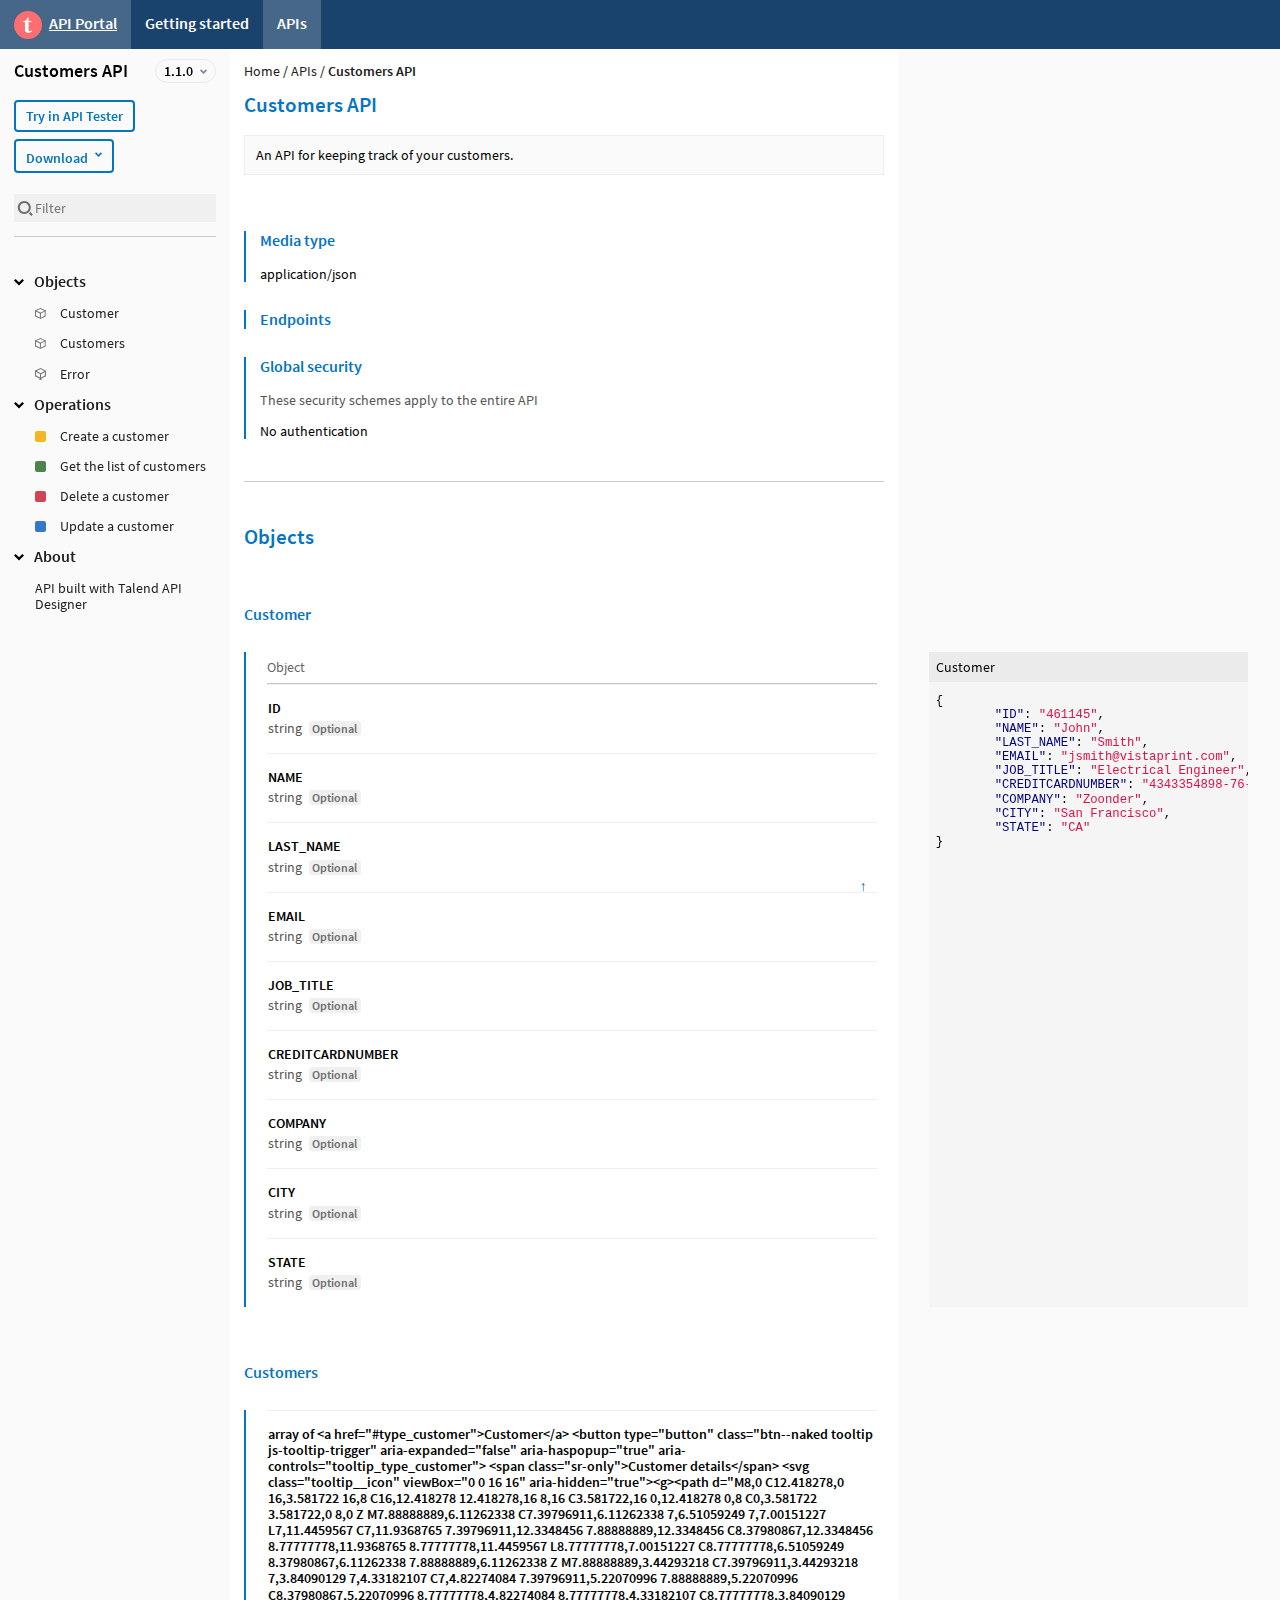
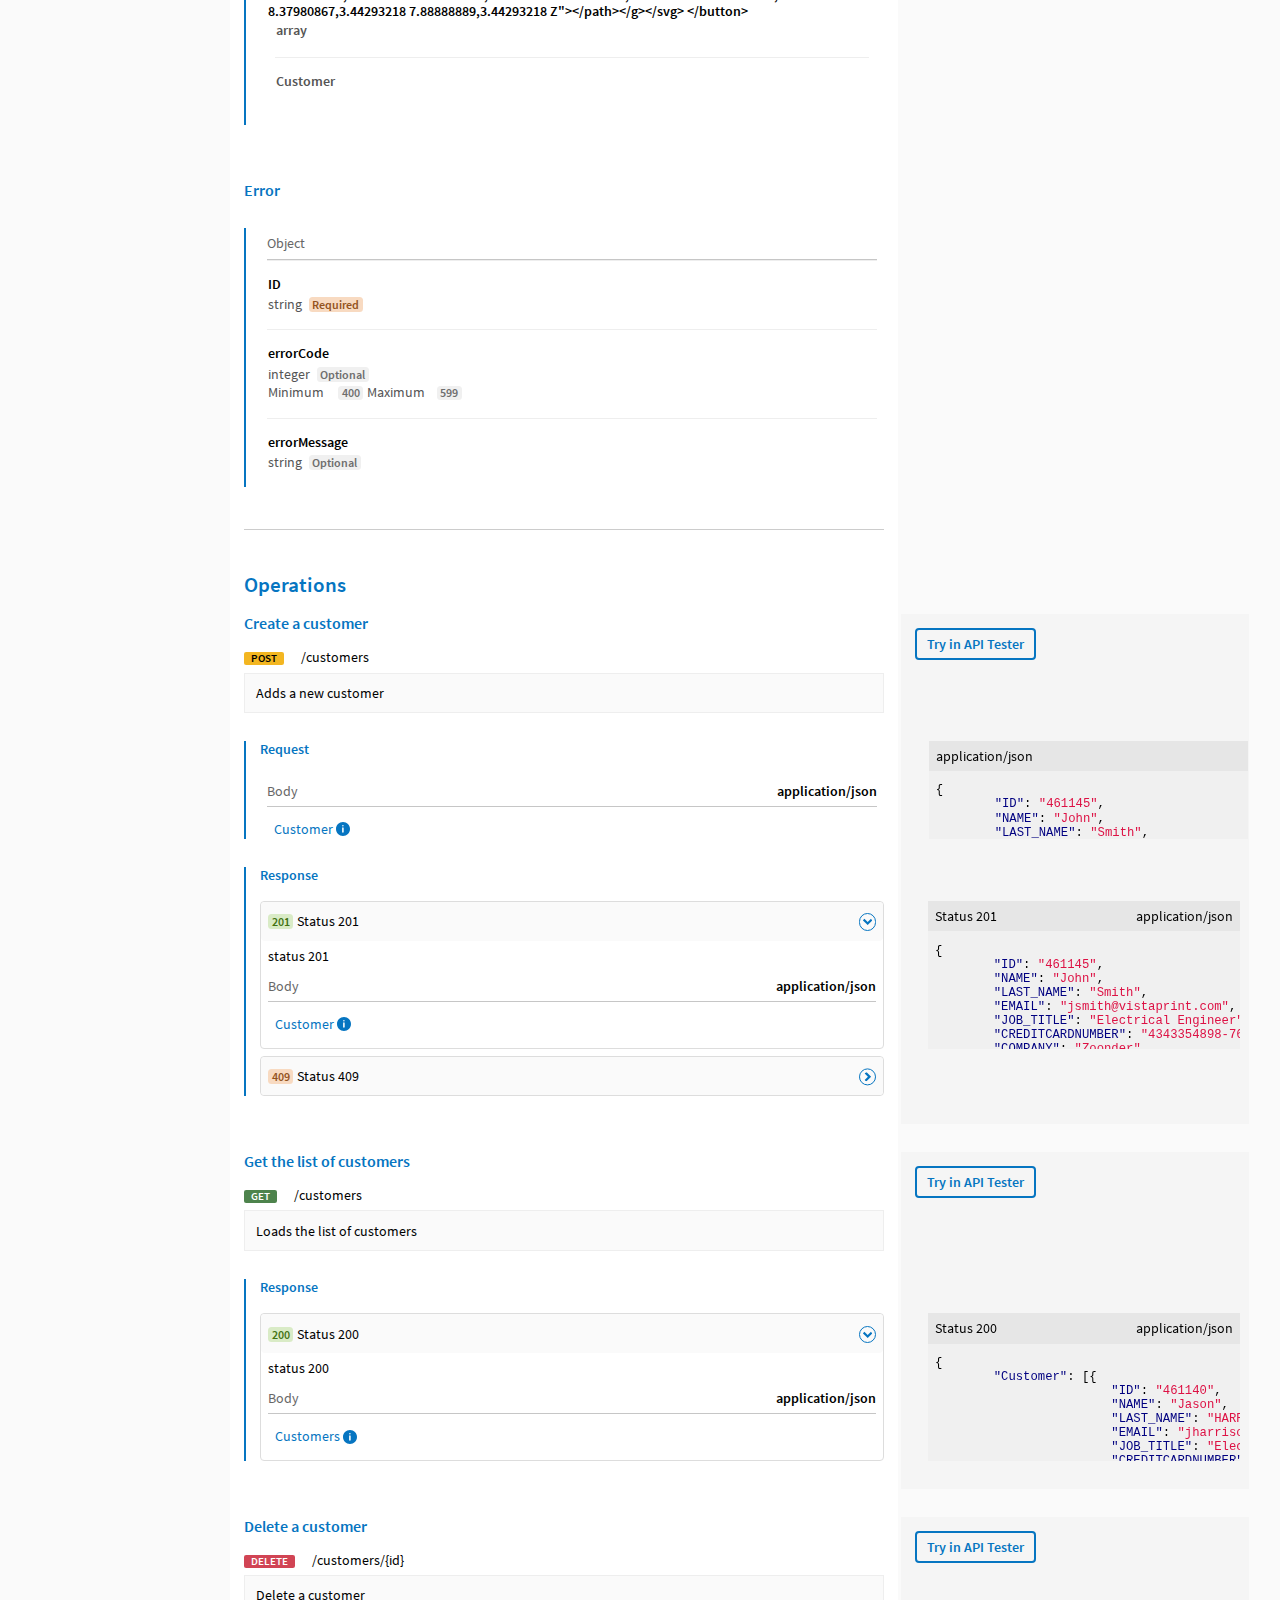
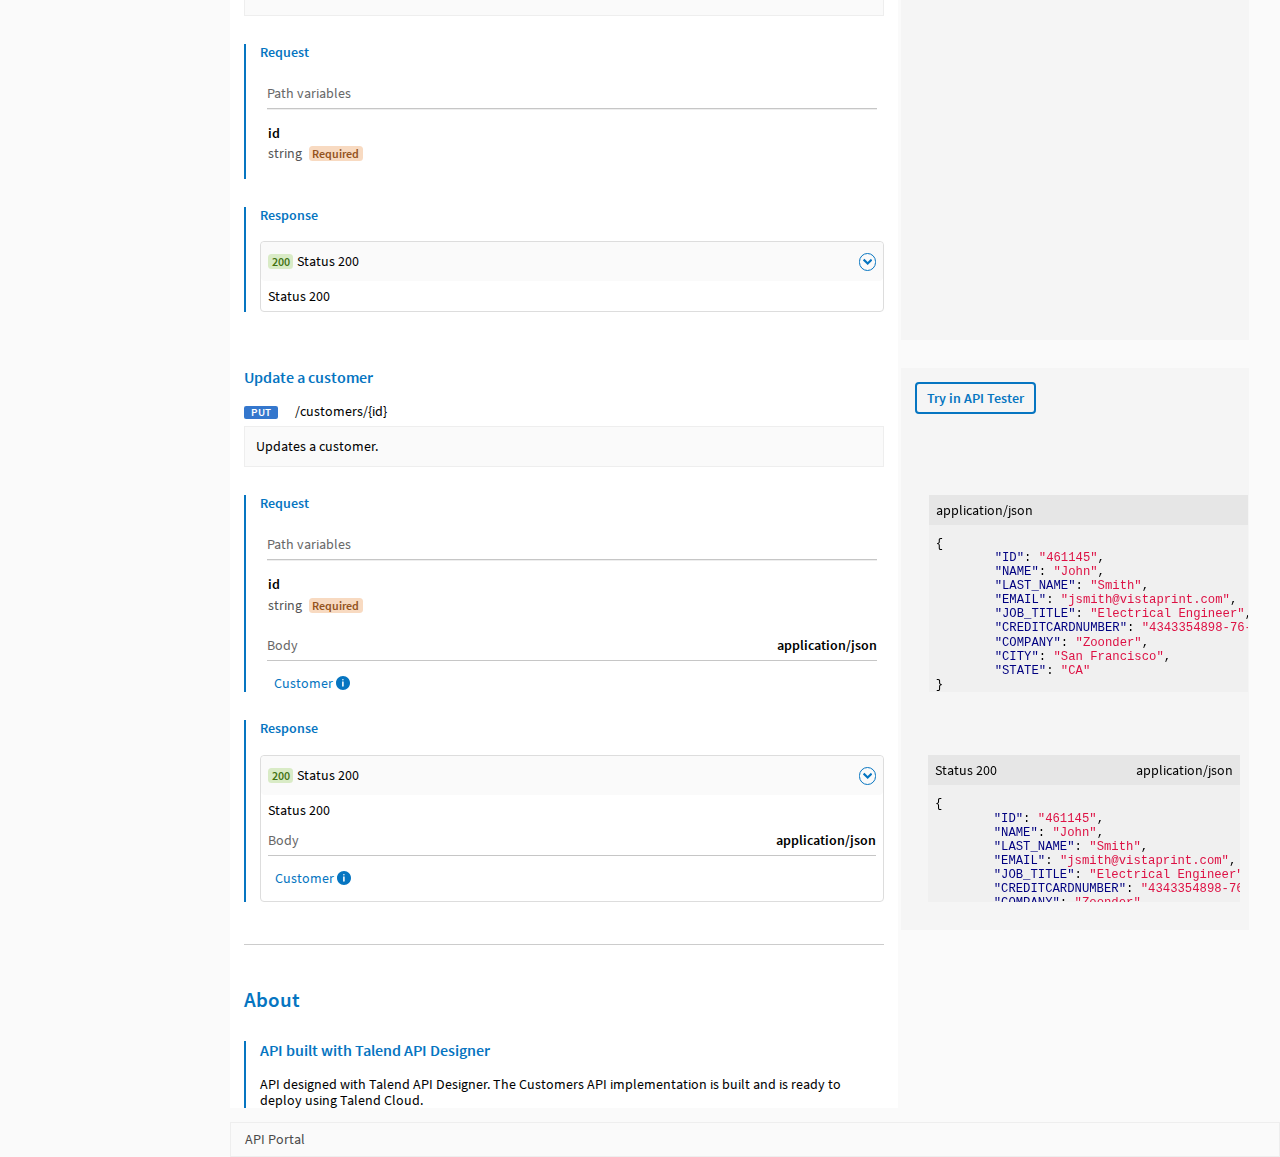
<file: apis/customers-api/1.1.0/index.html>
<!doctype html>
<html lang="en">
	<head>
    <meta data-indicator-element-id="dhcIndicator" name="dhc-aware-page" />
      <meta name="try-in-tester-api-context" content="{&#34;etnResource6Url&#34;:&#34;/apitesterformat6.json&#34;}" />
      <title>Customers API</title>
      <meta content="Customers API" property="og:title">
    


<meta charset="utf-8">
<meta name="viewport" content="width=device-width, initial-scale=1" />


<meta property="og:type" content="website" />
<meta property="og:url" content="/apis/customers-api/1.1.0/">


<link rel="icon" href="../../../img/brand-logo.png" sizes="196x196" />
<link rel="apple-touch-icon" href="../../../img/brand-logo.png" sizes="196x196" />

<link rel="stylesheet" href="../../../css/full.min.e55d9236833ff9b3819e293fc402c2b5454b9015e74e6521a4916948975ee1f8.css" media="all" />


<meta name="theme-color" content="#fafafa" />
</head>
	<body class="api-reference">
		<header class="header">


<ul class="header__menu">
  <li class="header__item">
    <a class="header__link header__brand " href="../../../" >
      <span class="sr-only">Home</span>
      <span>API Portal</span>
    </a>
  </li>
<li class="header__item">
    <a href="../../../getting-started/" class="header__link"  >Getting started</a>
  </li>
<li class="header__item">
    <a href="../../../apis/" class="header__link header__section--active"  >APIs</a>
  </li>
</ul>
</header>
    <aside class="left-panel">
        

<div class="left-panel__wrapper">
  <div class="api__general">
    <h1 class="left-panel__api-title">Customers API</h1>


<div class="dropdown api__version"><button type="button" class="btn btn__version js-dropdown" aria-controls="versions_8103513fa7409f556adb412b911904a9" aria-haspopup="true" aria-expanded="false">
    <span class="api__version--selected">1.1.0</span>
    <svg viewBox="0 0 16 16" aria-hidden="true" class="dropdown__icon btn__version--icon"><path d="M8 13.6l-8-8L2.6 3 8 8.4 13.4 3 16 5.6z"></path></svg>
  </button>
  <div id="versions_8103513fa7409f556adb412b911904a9" role="menu" class="dropdown__content" hidden>
  <a href="../../../apis/customers-api/1.0.0/" role="menuitem" class="dropdown__item" tabindex="-1">1.0.0</a>
  <a href="../../../apis/customers-api/1.1.0/" role="menuitem" class="dropdown__item dropdown__item--selected" aria-current="page" tabindex="-1">1.1.0</a>
  <a href="../../../apis/customers-api/2.0.1/" role="menuitem" class="dropdown__item" tabindex="-1">2.0.1</a>
  </div>
</div>
</div>
  <div class="api__action">
    
<div class="try-in-tester js-try-in-tester">
  <button class="try-in-tester__action js-try-in-tester--action btn btn--primary js-api-try-in-tester "
          type="button">
    Try in API Tester
    </button>
  </div>


<div class="dropdown">
  <button class="js-dropdown btn btn--primary" aria-controls="download" aria-haspopup="true" aria-expanded="false" type="button">
    Download<svg viewBox="0 0 16 16" aria-hidden="true" class="dropdown__icon"><path d="M8 13.6l-8-8L2.6 3 8 8.4 13.4 3 16 5.6z"></path></svg>
  </button>
  <div id="download" role="menu" class="dropdown__content" hidden>
    <a href="../../../apis/customers-api/1.1.0/openapi30.json" role="menuitem" class="dropdown__item" tabindex="-1" download="customers-api-1.1.0-openapi30.json">OAS 3</a>
    <a href="../../../apis/customers-api/1.1.0/swagger20.json" role="menuitem" class="dropdown__item" tabindex="-1" download="customers-api-1.1.0-swagger20.json">Swagger 2</a>
    </div>
  </div>
</div>

  <form class="search-form">
    <label class="search-form__label" for="filter">
      <svg class="search-form__icon" aria-hidden="true" width="16" height="16" xmlns="http://www.w3.org/2000/svg" viewBox="0 0 16 16"><path d="M7.5 14C3.9 14 1 11.1 1 7.5S3.9 1 7.5 1 14 3.9 14 7.5 11.1 14 7.5 14zm0-11C5 3 3 5 3 7.5S5 12 7.5 12 12 10 12 7.5 10 3 7.5 3zm6 9c-.4.6-.9 1.1-1.5 1.5l2.5 2.5 1.5-1.5-2.5-2.5z"></path></svg>
      <span class="sr-only">Filter</span>
    </label>
    <input class="search-form__field js-filter" id="filter" type="search" placeholder="Filter" />
  </form>

  <hr />

  <nav class="api__nav" aria-label="API content">
    <ul class="api-toc js-api-toc">
<li>
        <details open>
          <summary class="api-toc__section-title"><a href="#section_objects">Objects</a></summary>
  <ul class="api-toc__content">
    <li class="api-toc__item api-toc__item--datatype"><a href="#type_customer">Customer</a></li>
    <li class="api-toc__item api-toc__item--datatype"><a href="#type_customers">Customers</a></li>
    <li class="api-toc__item api-toc__item--datatype"><a href="#type_error">Error</a></li>
    </ul>
</details>
      </li>
<li>
        <details open>
          <summary class="api-toc__section-title"><a href="#section_operations">Operations</a></summary>
  <ul class="api-toc__content">
    
  <li class="api-toc__item api-toc__item--request-post"><a href="#operation_create-a-customer">Create a customer</a></li>
        
  <li class="api-toc__item api-toc__item--request-get"><a href="#operation_get-the-list-of-customers">Get the list of customers</a></li>
        
  <li class="api-toc__item api-toc__item--request-delete"><a href="#operation_delete-a-customer">Delete a customer</a></li>
        
  <li class="api-toc__item api-toc__item--request-put"><a href="#operation_update-a-customer">Update a customer</a></li>
        </ul>
</details>
      </li>
<li>
        <details open>
          <summary class="api-toc__section-title"><a href="#section_about">About</a></summary>
  <ul class="api-toc__content">
    <li class="api-toc__item_text"><a href="#text_api-built-with-talend-api-designer">API built with Talend API Designer</a></li>
     </ul>
</details>
      </li>
</ul>
  </nav>
</div>

</aside>
      <main id="content">
        

<nav class="breadcrumb" aria-label="Breadcrumb">
	<ol class="breadcrumb__list">
		<li class="breadcrumb__item"><a href="../../../" class="breadcrumb__element">Home</a></li>
    <li class="breadcrumb__item"><span class="breadcrumb__separator" aria-hidden="true"> / </span><a href="../../../apis/" class="breadcrumb__element">APIs</a></li>

  
  <li class="breadcrumb__item"><span class="breadcrumb__separator" aria-hidden="true"> / </span><a aria-current="page" href="../../../apis/customers-api/1.1.0/" class="breadcrumb__element">Customers API</a></li>
</ol>
</nav>


<h2 class="api-reference__api-title" id="top">Customers API</h2>
<div class="api__content_description wysiwyg">An API for keeping track of your customers.</div>

<dl class="definition contact">
  </dl>
<div class="definition">
      <h3 id="mediatypes">Media type</h3>
      <div>application/json</div>
    </div>
<div class="definition">
      <h3 id="endpoints">Endpoints</h3>
      <ul class="endpoints">
        </ul>
    </div>
<div class="definition">
      <h3 id="global-security">Global security</h3>
      <p class="note">These security schemes apply to the entire API</p>
      <div>
        

<ul class="global-security">

<li class="global-security__type">No authentication</li>
</ul>
</div>
    </div>

<hr class="separator"/>
    <section aria-labelledby="section_objects">
      <h2 id="section_objects">Objects</h2>
  

<section id="type_customer_anchor" class="datatype" aria-labelledby="type_customer">
	<div class="data-type__content">
		<div class="data-type__header">
			<h3 id="type_customer">Customer</h3>
		</div>
		<div class="definition__data-type definition">
			<div id="tooltip_type_customer" class="js-tooltip-content" >

	



<div class="data-type__object-title">Object</div>


<table>
  <thead class="sr-only">
    <tr>
      <th scope="col">Name</th>
      <th scope="col">Description</th>
      <th scope="col">Type</th>
      <th scope="col">Attributes and examples</th>
    </tr>
  </thead>
  <tbody>
  
      


<tr class="data-type__parameter">
	<th class="data-type__parameter-type-label" scope="row">ID</th>
	<td class="wysiwyg"></td>
	<td class="data-type__parameter-type">
    <span class="parameter-type">
      

string</span>
<span class="badge">Optional</span></td>
	<td class="data-type__parameter-attributes-examples">



</td>
</tr>

      


<tr class="data-type__parameter">
	<th class="data-type__parameter-type-label" scope="row">NAME</th>
	<td class="wysiwyg"></td>
	<td class="data-type__parameter-type">
    <span class="parameter-type">
      

string</span>
<span class="badge">Optional</span></td>
	<td class="data-type__parameter-attributes-examples">



</td>
</tr>

      


<tr class="data-type__parameter">
	<th class="data-type__parameter-type-label" scope="row">LAST_NAME</th>
	<td class="wysiwyg"></td>
	<td class="data-type__parameter-type">
    <span class="parameter-type">
      

string</span>
<span class="badge">Optional</span></td>
	<td class="data-type__parameter-attributes-examples">



</td>
</tr>

      


<tr class="data-type__parameter">
	<th class="data-type__parameter-type-label" scope="row">EMAIL</th>
	<td class="wysiwyg"></td>
	<td class="data-type__parameter-type">
    <span class="parameter-type">
      

string</span>
<span class="badge">Optional</span></td>
	<td class="data-type__parameter-attributes-examples">



</td>
</tr>

      


<tr class="data-type__parameter">
	<th class="data-type__parameter-type-label" scope="row">JOB_TITLE</th>
	<td class="wysiwyg"></td>
	<td class="data-type__parameter-type">
    <span class="parameter-type">
      

string</span>
<span class="badge">Optional</span></td>
	<td class="data-type__parameter-attributes-examples">



</td>
</tr>

      


<tr class="data-type__parameter">
	<th class="data-type__parameter-type-label" scope="row">CREDITCARDNUMBER</th>
	<td class="wysiwyg"></td>
	<td class="data-type__parameter-type">
    <span class="parameter-type">
      

string</span>
<span class="badge">Optional</span></td>
	<td class="data-type__parameter-attributes-examples">



</td>
</tr>

      


<tr class="data-type__parameter">
	<th class="data-type__parameter-type-label" scope="row">COMPANY</th>
	<td class="wysiwyg"></td>
	<td class="data-type__parameter-type">
    <span class="parameter-type">
      

string</span>
<span class="badge">Optional</span></td>
	<td class="data-type__parameter-attributes-examples">



</td>
</tr>

      


<tr class="data-type__parameter">
	<th class="data-type__parameter-type-label" scope="row">CITY</th>
	<td class="wysiwyg"></td>
	<td class="data-type__parameter-type">
    <span class="parameter-type">
      

string</span>
<span class="badge">Optional</span></td>
	<td class="data-type__parameter-attributes-examples">



</td>
</tr>

      


<tr class="data-type__parameter">
	<th class="data-type__parameter-type-label" scope="row">STATE</th>
	<td class="wysiwyg"></td>
	<td class="data-type__parameter-type">
    <span class="parameter-type">
      

string</span>
<span class="badge">Optional</span></td>
	<td class="data-type__parameter-attributes-examples">



</td>
</tr>
</tbody>
</table>
</div>

<div class="definition-example">
				<div id="type_customer_576a8b6e5886f7763f91842c151abc61" class="definition-example__title"><span>Customer</span></div>
				<div role="region" tabindex="0" class="code-container" aria-labelledby="type_customer_576a8b6e5886f7763f91842c151abc61">


	
		<div class="highlight"><pre tabindex="0" class="chroma"><code class="language-json" data-lang="json"><span class="line"><span class="cl"><span class="p">{</span>
</span></span><span class="line"><span class="cl">	<span class="nt">&#34;ID&#34;</span><span class="p">:</span> <span class="s2">&#34;461145&#34;</span><span class="p">,</span>
</span></span><span class="line"><span class="cl">	<span class="nt">&#34;NAME&#34;</span><span class="p">:</span> <span class="s2">&#34;John&#34;</span><span class="p">,</span>
</span></span><span class="line"><span class="cl">	<span class="nt">&#34;LAST_NAME&#34;</span><span class="p">:</span> <span class="s2">&#34;Smith&#34;</span><span class="p">,</span>
</span></span><span class="line"><span class="cl">	<span class="nt">&#34;EMAIL&#34;</span><span class="p">:</span> <span class="s2">&#34;jsmith@vistaprint.com&#34;</span><span class="p">,</span>
</span></span><span class="line"><span class="cl">	<span class="nt">&#34;JOB_TITLE&#34;</span><span class="p">:</span> <span class="s2">&#34;Electrical Engineer&#34;</span><span class="p">,</span>
</span></span><span class="line"><span class="cl">	<span class="nt">&#34;CREDITCARDNUMBER&#34;</span><span class="p">:</span> <span class="s2">&#34;4343354898-76-9480&#34;</span><span class="p">,</span>
</span></span><span class="line"><span class="cl">	<span class="nt">&#34;COMPANY&#34;</span><span class="p">:</span> <span class="s2">&#34;Zoonder&#34;</span><span class="p">,</span>
</span></span><span class="line"><span class="cl">	<span class="nt">&#34;CITY&#34;</span><span class="p">:</span> <span class="s2">&#34;San Francisco&#34;</span><span class="p">,</span>
</span></span><span class="line"><span class="cl">	<span class="nt">&#34;STATE&#34;</span><span class="p">:</span> <span class="s2">&#34;CA&#34;</span>
</span></span><span class="line"><span class="cl"><span class="p">}</span></span></span></code></pre></div></div>
			</div>
</div>
	</div>
</section>


<section id="type_customers_anchor" class="datatype" aria-labelledby="type_customers">
	<div class="data-type__content">
		<div class="data-type__header">
			<h3 id="type_customers">Customers</h3>
		</div>
		<div class="definition__data-type definition">
			<div id="tooltip_type_customers" class="js-tooltip-content" >

	



<table>
  <caption class="data-type-title sr-only">Customers details</caption>
  <thead class="sr-only">
    <tr>
      <th scope="col">Name</th>
      <th scope="col">Description</th>
      <th scope="col">Type</th>
      <th scope="col">Attributes and examples</th>
    </tr>
  </thead>
  <tbody>
    <tr class="data-type__parameter data-type__array-type-details">
      <th class="data-type__parameter-type-label" scope="row" aria-describedby="fcb3ea2ec43f0c2cfc34d04a040c3fb6">


array of 



&lt;a href=&#34;#type_customer&#34;&gt;Customer&lt;/a&gt;
&lt;button type=&#34;button&#34; class=&#34;btn--naked tooltip js-tooltip-trigger&#34; aria-expanded=&#34;false&#34; aria-haspopup=&#34;true&#34; aria-controls=&#34;tooltip_type_customer&#34;&gt;
	&lt;span class=&#34;sr-only&#34;&gt;Customer details&lt;/span&gt;
	&lt;svg class=&#34;tooltip__icon&#34; viewBox=&#34;0 0 16 16&#34; aria-hidden=&#34;true&#34;&gt;&lt;g&gt;&lt;path d=&#34;M8,0 C12.418278,0 16,3.581722 16,8 C16,12.418278 12.418278,16 8,16 C3.581722,16 0,12.418278 0,8 C0,3.581722 3.581722,0 8,0 Z M7.88888889,6.11262338 C7.39796911,6.11262338 7,6.51059249 7,7.00151227 L7,11.4459567 C7,11.9368765 7.39796911,12.3348456 7.88888889,12.3348456 C8.37980867,12.3348456 8.77777778,11.9368765 8.77777778,11.4459567 L8.77777778,7.00151227 C8.77777778,6.51059249 8.37980867,6.11262338 7.88888889,6.11262338 Z M7.88888889,3.44293218 C7.39796911,3.44293218 7,3.84090129 7,4.33182107 C7,4.82274084 7.39796911,5.22070996 7.88888889,5.22070996 C8.37980867,5.22070996 8.77777778,4.82274084 8.77777778,4.33182107 C8.77777778,3.84090129 8.37980867,3.44293218 7.88888889,3.44293218 Z&#34;&gt;&lt;/path&gt;&lt;/g&gt;&lt;/svg&gt;
&lt;/button&gt;


      </th>
      <td class="data-type__parameter-attributes-examples">


<table id="fcb3ea2ec43f0c2cfc34d04a040c3fb6">
  <caption class="data-type-title sr-only">Datatype details</caption>
  <thead class="sr-only">
    <tr>
      <th scope="col">Type</th>
      <th scope="col">Description</th>
      <th scope="col">Attributes and examples</th>
    </tr>
  </thead>
  <tbody>
<tr class="data-type__parameter data-type__array-first-type">
      <th scope="row">array</th>
      <td></td>
      <td class="data-type__parameter-attributes-examples">
  
    

</td>
    </tr>
<tr class="data-type__parameter array-parameter--description">
      <th scope="row">
      Customer</th>
      <td></td>
      <td class="data-type__parameter-attributes-examples">



</td>
    </tr>
  </tbody>
</table>

      </td>
      <td colspan="2"></td>
    </tr>
  </tbody>
</table>
</div>

</div>
	</div>
</section>


<section id="type_error_anchor" class="datatype" aria-labelledby="type_error">
	<div class="data-type__content">
		<div class="data-type__header">
			<h3 id="type_error">Error</h3>
		</div>
		<div class="definition__data-type definition">
			<div id="tooltip_type_error" class="js-tooltip-content" >

	



<div class="data-type__object-title">Object</div>


<table>
  <thead class="sr-only">
    <tr>
      <th scope="col">Name</th>
      <th scope="col">Description</th>
      <th scope="col">Type</th>
      <th scope="col">Attributes and examples</th>
    </tr>
  </thead>
  <tbody>
  
      


<tr class="data-type__parameter">
	<th class="data-type__parameter-type-label" scope="row">ID</th>
	<td class="wysiwyg"></td>
	<td class="data-type__parameter-type">
    <span class="parameter-type">
      

string</span>
<span class="badge badge--warn">Required</span></td>
	<td class="data-type__parameter-attributes-examples">



</td>
</tr>

      


<tr class="data-type__parameter">
	<th class="data-type__parameter-type-label" scope="row">errorCode</th>
	<td class="wysiwyg"></td>
	<td class="data-type__parameter-type">
    <span class="parameter-type">
      

integer</span>
<span class="badge">Optional</span></td>
	<td class="data-type__parameter-attributes-examples">



<div class="data-type__parameter-attribute-example">
	<span class="metadata__label">Minimum</span><span class="badge">400</span><span class="metadata__label">Maximum</span><span class="badge">599</span></div>
</td>
</tr>

      


<tr class="data-type__parameter">
	<th class="data-type__parameter-type-label" scope="row">errorMessage</th>
	<td class="wysiwyg"></td>
	<td class="data-type__parameter-type">
    <span class="parameter-type">
      

string</span>
<span class="badge">Optional</span></td>
	<td class="data-type__parameter-attributes-examples">



</td>
</tr>
</tbody>
</table>
</div>

</div>
	</div>
</section>
</section>
<hr class="separator"/>
    <section aria-labelledby="section_operations">
      <h2 id="section_operations">Operations</h2>
  

<section id="operation_create-a-customer_anchor" class="operation" aria-labelledby="operation_create-a-customer">
	<div class="operation__content">
        <h3 id="operation_create-a-customer">Create a customer</h3>
        <span class="operation--post operation--default">POST</span> <span class="operation__url">/customers</span>
	<div class="operation__description wysiwyg">Adds a new customer</div><div class="definition__content definition">
			<div>
				<h4>Request</h4>
		





</div>
		

<div class="request__content">
    <span class="request__body">Body</span>
    <div class="dropdown">
    <span class="request__mimetype">application/json</span></div>
</div>

    <div id="body_84cc284be0583c5e75b97b16b3bf0498applicationjson" class="body__content" >
    <div class="body__content">




<a href="#type_customer">Customer</a>
<button type="button" class="btn--naked tooltip js-tooltip-trigger" aria-expanded="false" aria-haspopup="true" aria-controls="tooltip_type_customer">
	<span class="sr-only">Customer details</span>
	<svg class="tooltip__icon" viewBox="0 0 16 16" aria-hidden="true"><g><path d="M8,0 C12.418278,0 16,3.581722 16,8 C16,12.418278 12.418278,16 8,16 C3.581722,16 0,12.418278 0,8 C0,3.581722 3.581722,0 8,0 Z M7.88888889,6.11262338 C7.39796911,6.11262338 7,6.51059249 7,7.00151227 L7,11.4459567 C7,11.9368765 7.39796911,12.3348456 7.88888889,12.3348456 C8.37980867,12.3348456 8.77777778,11.9368765 8.77777778,11.4459567 L8.77777778,7.00151227 C8.77777778,6.51059249 8.37980867,6.11262338 7.88888889,6.11262338 Z M7.88888889,3.44293218 C7.39796911,3.44293218 7,3.84090129 7,4.33182107 C7,4.82274084 7.39796911,5.22070996 7.88888889,5.22070996 C8.37980867,5.22070996 8.77777778,4.82274084 8.77777778,4.33182107 C8.77777778,3.84090129 8.37980867,3.44293218 7.88888889,3.44293218 Z"></path></g></svg>
</button>
</div>
        <div class="definition-example">
        <div id="bodySample_84cc284be0583c5e75b97b16b3bf0498applicationjson" class="definition-example__title">
            <span class="definition-example__mimetype">
                    application/json</span>
            </div>
        <div role="region" tabindex="0" class="code-container" aria-labelledby="bodySample_84cc284be0583c5e75b97b16b3bf0498applicationjson">


	
		<div class="highlight"><pre tabindex="0" class="chroma"><code class="language-json" data-lang="json"><span class="line"><span class="cl"><span class="p">{</span>
</span></span><span class="line"><span class="cl">	<span class="nt">&#34;ID&#34;</span><span class="p">:</span> <span class="s2">&#34;461145&#34;</span><span class="p">,</span>
</span></span><span class="line"><span class="cl">	<span class="nt">&#34;NAME&#34;</span><span class="p">:</span> <span class="s2">&#34;John&#34;</span><span class="p">,</span>
</span></span><span class="line"><span class="cl">	<span class="nt">&#34;LAST_NAME&#34;</span><span class="p">:</span> <span class="s2">&#34;Smith&#34;</span><span class="p">,</span>
</span></span><span class="line"><span class="cl">	<span class="nt">&#34;EMAIL&#34;</span><span class="p">:</span> <span class="s2">&#34;jsmith@vistaprint.com&#34;</span><span class="p">,</span>
</span></span><span class="line"><span class="cl">	<span class="nt">&#34;JOB_TITLE&#34;</span><span class="p">:</span> <span class="s2">&#34;Electrical Engineer&#34;</span><span class="p">,</span>
</span></span><span class="line"><span class="cl">	<span class="nt">&#34;CREDITCARDNUMBER&#34;</span><span class="p">:</span> <span class="s2">&#34;4343354898-76-9480&#34;</span><span class="p">,</span>
</span></span><span class="line"><span class="cl">	<span class="nt">&#34;COMPANY&#34;</span><span class="p">:</span> <span class="s2">&#34;Zoonder&#34;</span><span class="p">,</span>
</span></span><span class="line"><span class="cl">	<span class="nt">&#34;CITY&#34;</span><span class="p">:</span> <span class="s2">&#34;San Francisco&#34;</span><span class="p">,</span>
</span></span><span class="line"><span class="cl">	<span class="nt">&#34;STATE&#34;</span><span class="p">:</span> <span class="s2">&#34;CA&#34;</span>
</span></span><span class="line"><span class="cl"><span class="p">}</span></span></span></code></pre></div></div>
    </div>
        </div>
    </div>
	<div class="definition__content definition">
			<h4>Response</h4>
		
		
				
					

<div class="response">
	<details class="response__detail" open="">
		<summary class="response__type"><span><span class="badge badge--2xx">201</span>Status 201</span><svg viewBox="0 0 16 16" aria-hidden="true" class="response__type--icon"><path d="M8 13.6l-8-8L2.6 3 8 8.4 13.4 3 16 5.6z"></path></svg></summary>
		<div class="response-description wysiwyg">status 201</div>



<div class="response__content">
    <span class="response__body">Body</span>
    <div class="dropdown">
    <span class="response__mimetype">application/json</span></div>
</div>

    <div id="body_bb5b27680c5b39cbe49c5731f808e448applicationjson" class="body__content" >
    <div class="body__content">




<a href="#type_customer">Customer</a>
<button type="button" class="btn--naked tooltip js-tooltip-trigger" aria-expanded="false" aria-haspopup="true" aria-controls="tooltip_type_customer">
	<span class="sr-only">Customer details</span>
	<svg class="tooltip__icon" viewBox="0 0 16 16" aria-hidden="true"><g><path d="M8,0 C12.418278,0 16,3.581722 16,8 C16,12.418278 12.418278,16 8,16 C3.581722,16 0,12.418278 0,8 C0,3.581722 3.581722,0 8,0 Z M7.88888889,6.11262338 C7.39796911,6.11262338 7,6.51059249 7,7.00151227 L7,11.4459567 C7,11.9368765 7.39796911,12.3348456 7.88888889,12.3348456 C8.37980867,12.3348456 8.77777778,11.9368765 8.77777778,11.4459567 L8.77777778,7.00151227 C8.77777778,6.51059249 8.37980867,6.11262338 7.88888889,6.11262338 Z M7.88888889,3.44293218 C7.39796911,3.44293218 7,3.84090129 7,4.33182107 C7,4.82274084 7.39796911,5.22070996 7.88888889,5.22070996 C8.37980867,5.22070996 8.77777778,4.82274084 8.77777778,4.33182107 C8.77777778,3.84090129 8.37980867,3.44293218 7.88888889,3.44293218 Z"></path></g></svg>
</button>
</div>
        <div class="definition-example">
        <div id="bodySample_bb5b27680c5b39cbe49c5731f808e448applicationjson" class="definition-example__title">
            <span>Status 201</span><span class="definition-example__mimetype">
                    application/json</span>
            </div>
        <div role="region" tabindex="0" class="code-container" aria-labelledby="bodySample_bb5b27680c5b39cbe49c5731f808e448applicationjson">


	
		<div class="highlight"><pre tabindex="0" class="chroma"><code class="language-json" data-lang="json"><span class="line"><span class="cl"><span class="p">{</span>
</span></span><span class="line"><span class="cl">	<span class="nt">&#34;ID&#34;</span><span class="p">:</span> <span class="s2">&#34;461145&#34;</span><span class="p">,</span>
</span></span><span class="line"><span class="cl">	<span class="nt">&#34;NAME&#34;</span><span class="p">:</span> <span class="s2">&#34;John&#34;</span><span class="p">,</span>
</span></span><span class="line"><span class="cl">	<span class="nt">&#34;LAST_NAME&#34;</span><span class="p">:</span> <span class="s2">&#34;Smith&#34;</span><span class="p">,</span>
</span></span><span class="line"><span class="cl">	<span class="nt">&#34;EMAIL&#34;</span><span class="p">:</span> <span class="s2">&#34;jsmith@vistaprint.com&#34;</span><span class="p">,</span>
</span></span><span class="line"><span class="cl">	<span class="nt">&#34;JOB_TITLE&#34;</span><span class="p">:</span> <span class="s2">&#34;Electrical Engineer&#34;</span><span class="p">,</span>
</span></span><span class="line"><span class="cl">	<span class="nt">&#34;CREDITCARDNUMBER&#34;</span><span class="p">:</span> <span class="s2">&#34;4343354898-76-9480&#34;</span><span class="p">,</span>
</span></span><span class="line"><span class="cl">	<span class="nt">&#34;COMPANY&#34;</span><span class="p">:</span> <span class="s2">&#34;Zoonder&#34;</span><span class="p">,</span>
</span></span><span class="line"><span class="cl">	<span class="nt">&#34;CITY&#34;</span><span class="p">:</span> <span class="s2">&#34;San Francisco&#34;</span><span class="p">,</span>
</span></span><span class="line"><span class="cl">	<span class="nt">&#34;STATE&#34;</span><span class="p">:</span> <span class="s2">&#34;CA&#34;</span>
</span></span><span class="line"><span class="cl"><span class="p">}</span></span></span></code></pre></div></div>
    </div>
        </div>
    </details>
</div>

				

<div class="response">
	<details class="response__detail" >
		<summary class="response__type"><span><span class="badge badge--4xx">409</span>Status 409</span><svg viewBox="0 0 16 16" aria-hidden="true" class="response__type--icon"><path d="M8 13.6l-8-8L2.6 3 8 8.4 13.4 3 16 5.6z"></path></svg></summary>
		<div class="response-description wysiwyg">Status 409. Record could not be added</div>



<div class="response__content">
    <span class="response__body">Body</span>
    <div class="dropdown">
    <span class="response__mimetype">application/json</span></div>
</div>

    <div id="body_57c34b13e298b78c080c5eb5bb4468f9applicationjson" class="body__content" >
    <div class="body__content">




<a href="#type_error">Error</a>
<button type="button" class="btn--naked tooltip js-tooltip-trigger" aria-expanded="false" aria-haspopup="true" aria-controls="tooltip_type_error">
	<span class="sr-only">Error details</span>
	<svg class="tooltip__icon" viewBox="0 0 16 16" aria-hidden="true"><g><path d="M8,0 C12.418278,0 16,3.581722 16,8 C16,12.418278 12.418278,16 8,16 C3.581722,16 0,12.418278 0,8 C0,3.581722 3.581722,0 8,0 Z M7.88888889,6.11262338 C7.39796911,6.11262338 7,6.51059249 7,7.00151227 L7,11.4459567 C7,11.9368765 7.39796911,12.3348456 7.88888889,12.3348456 C8.37980867,12.3348456 8.77777778,11.9368765 8.77777778,11.4459567 L8.77777778,7.00151227 C8.77777778,6.51059249 8.37980867,6.11262338 7.88888889,6.11262338 Z M7.88888889,3.44293218 C7.39796911,3.44293218 7,3.84090129 7,4.33182107 C7,4.82274084 7.39796911,5.22070996 7.88888889,5.22070996 C8.37980867,5.22070996 8.77777778,4.82274084 8.77777778,4.33182107 C8.77777778,3.84090129 8.37980867,3.44293218 7.88888889,3.44293218 Z"></path></g></svg>
</button>
</div>
        <div class="definition-example">
        <div id="bodySample_57c34b13e298b78c080c5eb5bb4468f9applicationjson" class="definition-example__title">
            <span>Status 409</span><span class="definition-example__mimetype">
                    application/json</span>
            </div>
        <div role="region" tabindex="0" class="code-container" aria-labelledby="bodySample_57c34b13e298b78c080c5eb5bb4468f9applicationjson">


	
		<div class="highlight"><pre tabindex="0" class="chroma"><code class="language-json" data-lang="json"><span class="line"><span class="cl"><span class="p">{</span>
</span></span><span class="line"><span class="cl">	<span class="nt">&#34;ID&#34;</span><span class="p">:</span> <span class="s2">&#34;461145&#34;</span><span class="p">,</span>
</span></span><span class="line"><span class="cl">	<span class="nt">&#34;errorCode&#34;</span><span class="p">:</span> <span class="s2">&#34;23000&#34;</span><span class="p">,</span>
</span></span><span class="line"><span class="cl">	<span class="nt">&#34;errorMessage&#34;</span><span class="p">:</span> <span class="s2">&#34;Duplicate entry &#39;461145&#39; for key &#39;PRIMARY&#39; - Line: 0&#34;</span>
</span></span><span class="line"><span class="cl"><span class="p">}</span></span></span></code></pre></div></div>
    </div>
        </div>
    </details>
</div>
</div>
	</div>
	<div class="operation__content-info operation__content-info--odd">
		
<div class="try-in-tester js-try-in-tester">
  <button class="try-in-tester__action js-try-in-tester--action btn btn--primary js-operation-try-in-tester "
          data-operation-id="06d754ee-5ff7-4109-b621-ba36dab0919f" type="button">
    Try in API Tester
    </button>
  </div>

</div>
</section>

<section id="operation_get-the-list-of-customers_anchor" class="operation" aria-labelledby="operation_get-the-list-of-customers">
	<div class="operation__content">
        <h3 id="operation_get-the-list-of-customers">Get the list of customers</h3>
        <span class="operation--get operation--default">GET</span> <span class="operation__url">/customers</span>
	<div class="operation__description wysiwyg">Loads the list of customers</div><div class="definition__content definition">
			<h4>Response</h4>
		
		
				
					

<div class="response">
	<details class="response__detail" open="">
		<summary class="response__type"><span><span class="badge badge--2xx">200</span>Status 200</span><svg viewBox="0 0 16 16" aria-hidden="true" class="response__type--icon"><path d="M8 13.6l-8-8L2.6 3 8 8.4 13.4 3 16 5.6z"></path></svg></summary>
		<div class="response-description wysiwyg">status 200</div>



<div class="response__content">
    <span class="response__body">Body</span>
    <div class="dropdown">
    <span class="response__mimetype">application/json</span></div>
</div>

    <div id="body_b8076fb31b98cb5842e4e4307bc8595capplicationjson" class="body__content" >
    <div class="body__content">




<a href="#type_customers">Customers</a>
<button type="button" class="btn--naked tooltip js-tooltip-trigger" aria-expanded="false" aria-haspopup="true" aria-controls="tooltip_type_customers">
	<span class="sr-only">Customers details</span>
	<svg class="tooltip__icon" viewBox="0 0 16 16" aria-hidden="true"><g><path d="M8,0 C12.418278,0 16,3.581722 16,8 C16,12.418278 12.418278,16 8,16 C3.581722,16 0,12.418278 0,8 C0,3.581722 3.581722,0 8,0 Z M7.88888889,6.11262338 C7.39796911,6.11262338 7,6.51059249 7,7.00151227 L7,11.4459567 C7,11.9368765 7.39796911,12.3348456 7.88888889,12.3348456 C8.37980867,12.3348456 8.77777778,11.9368765 8.77777778,11.4459567 L8.77777778,7.00151227 C8.77777778,6.51059249 8.37980867,6.11262338 7.88888889,6.11262338 Z M7.88888889,3.44293218 C7.39796911,3.44293218 7,3.84090129 7,4.33182107 C7,4.82274084 7.39796911,5.22070996 7.88888889,5.22070996 C8.37980867,5.22070996 8.77777778,4.82274084 8.77777778,4.33182107 C8.77777778,3.84090129 8.37980867,3.44293218 7.88888889,3.44293218 Z"></path></g></svg>
</button>
</div>
        <div class="definition-example">
        <div id="bodySample_b8076fb31b98cb5842e4e4307bc8595capplicationjson" class="definition-example__title">
            <span>Status 200</span><span class="definition-example__mimetype">
                    application/json</span>
            </div>
        <div role="region" tabindex="0" class="code-container" aria-labelledby="bodySample_b8076fb31b98cb5842e4e4307bc8595capplicationjson">


	
		<div class="highlight"><pre tabindex="0" class="chroma"><code class="language-json" data-lang="json"><span class="line"><span class="cl"><span class="p">{</span>
</span></span><span class="line"><span class="cl">	<span class="nt">&#34;Customer&#34;</span><span class="p">:</span> <span class="p">[{</span>
</span></span><span class="line"><span class="cl">			<span class="nt">&#34;ID&#34;</span><span class="p">:</span> <span class="s2">&#34;461140&#34;</span><span class="p">,</span>
</span></span><span class="line"><span class="cl">			<span class="nt">&#34;NAME&#34;</span><span class="p">:</span> <span class="s2">&#34;Jason&#34;</span><span class="p">,</span>
</span></span><span class="line"><span class="cl">			<span class="nt">&#34;LAST_NAME&#34;</span><span class="p">:</span> <span class="s2">&#34;HARRISON&#34;</span><span class="p">,</span>
</span></span><span class="line"><span class="cl">			<span class="nt">&#34;EMAIL&#34;</span><span class="p">:</span> <span class="s2">&#34;jharrison5z@vistaprint.com&#34;</span><span class="p">,</span>
</span></span><span class="line"><span class="cl">			<span class="nt">&#34;JOB_TITLE&#34;</span><span class="p">:</span> <span class="s2">&#34;Electrical Engineer&#34;</span><span class="p">,</span>
</span></span><span class="line"><span class="cl">			<span class="nt">&#34;CREDITCARDNUMBER&#34;</span><span class="p">:</span> <span class="s2">&#34;4343354898-76-9480&#34;</span><span class="p">,</span>
</span></span><span class="line"><span class="cl">			<span class="nt">&#34;COMPANY&#34;</span><span class="p">:</span> <span class="s2">&#34;Zoonder&#34;</span><span class="p">,</span>
</span></span><span class="line"><span class="cl">			<span class="nt">&#34;CITY&#34;</span><span class="p">:</span> <span class="s2">&#34;Portland&#34;</span><span class="p">,</span>
</span></span><span class="line"><span class="cl">			<span class="nt">&#34;STATE&#34;</span><span class="p">:</span> <span class="s2">&#34;&#34;</span>
</span></span><span class="line"><span class="cl">		<span class="p">},</span> <span class="p">{</span>
</span></span><span class="line"><span class="cl">			<span class="nt">&#34;ID&#34;</span><span class="p">:</span> <span class="s2">&#34;380630&#34;</span><span class="p">,</span>
</span></span><span class="line"><span class="cl">			<span class="nt">&#34;NAME&#34;</span><span class="p">:</span> <span class="s2">&#34;VICTOR&#34;</span><span class="p">,</span>
</span></span><span class="line"><span class="cl">			<span class="nt">&#34;LAST_NAME&#34;</span><span class="p">:</span> <span class="s2">&#34;COX&#34;</span><span class="p">,</span>
</span></span><span class="line"><span class="cl">			<span class="nt">&#34;EMAIL&#34;</span><span class="p">:</span> <span class="s2">&#34;vcoxc9@virginia.edu&#34;</span><span class="p">,</span>
</span></span><span class="line"><span class="cl">			<span class="nt">&#34;JOB_TITLE&#34;</span><span class="p">:</span> <span class="s2">&#34;Librarian&#34;</span><span class="p">,</span>
</span></span><span class="line"><span class="cl">			<span class="nt">&#34;CREDITCARDNUMBER&#34;</span><span class="p">:</span> <span class="s2">&#34;30003746-83-0775&#34;</span><span class="p">,</span>
</span></span><span class="line"><span class="cl">			<span class="nt">&#34;COMPANY&#34;</span><span class="p">:</span> <span class="s2">&#34;Skalith&#34;</span><span class="p">,</span>
</span></span><span class="line"><span class="cl">			<span class="nt">&#34;CITY&#34;</span><span class="p">:</span> <span class="s2">&#34;Bend&#34;</span><span class="p">,</span>
</span></span><span class="line"><span class="cl">			<span class="nt">&#34;STATE&#34;</span><span class="p">:</span> <span class="s2">&#34;&#34;</span>
</span></span><span class="line"><span class="cl">		<span class="p">},</span> <span class="p">{</span>
</span></span><span class="line"><span class="cl">			<span class="nt">&#34;ID&#34;</span><span class="p">:</span> <span class="s2">&#34;149072&#34;</span><span class="p">,</span>
</span></span><span class="line"><span class="cl">			<span class="nt">&#34;NAME&#34;</span><span class="p">:</span> <span class="s2">&#34;Beverly&#34;</span><span class="p">,</span>
</span></span><span class="line"><span class="cl">			<span class="nt">&#34;LAST_NAME&#34;</span><span class="p">:</span> <span class="s2">&#34;WRIGHT&#34;</span><span class="p">,</span>
</span></span><span class="line"><span class="cl">			<span class="nt">&#34;EMAIL&#34;</span><span class="p">:</span> <span class="s2">&#34;bwrighth3@arizona.edu&#34;</span><span class="p">,</span>
</span></span><span class="line"><span class="cl">			<span class="nt">&#34;JOB_TITLE&#34;</span><span class="p">:</span> <span class="s2">&#34;Biostatistician&#34;</span><span class="p">,</span>
</span></span><span class="line"><span class="cl">			<span class="nt">&#34;CREDITCARDNUMBER&#34;</span><span class="p">:</span> <span class="s2">&#34;6011204780-36-8180&#34;</span><span class="p">,</span>
</span></span><span class="line"><span class="cl">			<span class="nt">&#34;COMPANY&#34;</span><span class="p">:</span> <span class="s2">&#34;Skynoodle&#34;</span><span class="p">,</span>
</span></span><span class="line"><span class="cl">			<span class="nt">&#34;CITY&#34;</span><span class="p">:</span> <span class="s2">&#34;Indianapolis&#34;</span><span class="p">,</span>
</span></span><span class="line"><span class="cl">			<span class="nt">&#34;STATE&#34;</span><span class="p">:</span> <span class="s2">&#34;&#34;</span>
</span></span><span class="line"><span class="cl">		<span class="p">},</span> <span class="p">{</span>
</span></span><span class="line"><span class="cl">			<span class="nt">&#34;ID&#34;</span><span class="p">:</span> <span class="s2">&#34;678157&#34;</span><span class="p">,</span>
</span></span><span class="line"><span class="cl">			<span class="nt">&#34;NAME&#34;</span><span class="p">:</span> <span class="s2">&#34;Kenneth&#34;</span><span class="p">,</span>
</span></span><span class="line"><span class="cl">			<span class="nt">&#34;LAST_NAME&#34;</span><span class="p">:</span> <span class="s2">&#34;HARPER&#34;</span><span class="p">,</span>
</span></span><span class="line"><span class="cl">			<span class="nt">&#34;EMAIL&#34;</span><span class="p">:</span> <span class="s2">&#34;kharperfu@craigslist.org&#34;</span><span class="p">,</span>
</span></span><span class="line"><span class="cl">			<span class="nt">&#34;JOB_TITLE&#34;</span><span class="p">:</span> <span class="s2">&#34;Structural Engineer&#34;</span><span class="p">,</span>
</span></span><span class="line"><span class="cl">			<span class="nt">&#34;CREDITCARDNUMBER&#34;</span><span class="p">:</span> <span class="s2">&#34;6249148211-57-8650&#34;</span><span class="p">,</span>
</span></span><span class="line"><span class="cl">			<span class="nt">&#34;COMPANY&#34;</span><span class="p">:</span> <span class="s2">&#34;Dynava&#34;</span><span class="p">,</span>
</span></span><span class="line"><span class="cl">			<span class="nt">&#34;CITY&#34;</span><span class="p">:</span> <span class="s2">&#34;Overland Park&#34;</span><span class="p">,</span>
</span></span><span class="line"><span class="cl">			<span class="nt">&#34;STATE&#34;</span><span class="p">:</span> <span class="s2">&#34;&#34;</span>
</span></span><span class="line"><span class="cl">		<span class="p">}</span>	<span class="p">]</span>
</span></span><span class="line"><span class="cl"><span class="p">}</span>
</span></span></code></pre></div></div>
    </div>
        </div>
    </details>
</div>
</div>
	</div>
	<div class="operation__content-info operation__content-info--odd">
		
<div class="try-in-tester js-try-in-tester">
  <button class="try-in-tester__action js-try-in-tester--action btn btn--primary js-operation-try-in-tester "
          data-operation-id="c23c4572-8375-4687-8267-81f9a0631b3d" type="button">
    Try in API Tester
    </button>
  </div>

</div>
</section>


<section id="operation_delete-a-customer_anchor" class="operation" aria-labelledby="operation_delete-a-customer">
	<div class="operation__content">
        <h3 id="operation_delete-a-customer">Delete a customer</h3>
        <span class="operation--delete operation--default">DELETE</span> <span class="operation__url">/customers/{id}</span>
	<div class="operation__description wysiwyg">Delete a customer</div><div class="definition__content definition">
			<div>
				<h4>Request</h4>
		

<table>
  <caption class="request__path-variables">Path variables</caption><thead class="sr-only">
    <tr>
      <th scope="col">Name</th>
      <th scope="col">Description</th>
      <th scope="col">Type</th>
      <th scope="col">Attributes and examples</th>
    </tr>
  </thead>
  <tbody>
  
      


<tr class="request__parameter">
	<th class="request__parameter-type-label" scope="row">id</th>
	<td class="wysiwyg"></td>
	<td class="request__parameter-type">
    <span class="parameter-type">
      

string</span>
<span class="badge badge--warn">Required</span></td>
	<td class="request__parameter-attributes-examples">



</td>
</tr>
</tbody>
</table>




</div>
		

</div>
	<div class="definition__content definition">
			<h4>Response</h4>
		
		
				
					

<div class="response">
	<details class="response__detail" open="">
		<summary class="response__type"><span><span class="badge badge--2xx">200</span>Status 200</span><svg viewBox="0 0 16 16" aria-hidden="true" class="response__type--icon"><path d="M8 13.6l-8-8L2.6 3 8 8.4 13.4 3 16 5.6z"></path></svg></summary>
		<div class="response-description wysiwyg">Status 200</div>



</details>
</div>
</div>
	</div>
	<div class="operation__content-info operation__content-info--odd">
		
<div class="try-in-tester js-try-in-tester">
  <button class="try-in-tester__action js-try-in-tester--action btn btn--primary js-operation-try-in-tester "
          data-operation-id="256fd533-55a8-42ea-9c69-2a62170f57b9" type="button">
    Try in API Tester
    </button>
  </div>

</div>
</section>

<section id="operation_update-a-customer_anchor" class="operation" aria-labelledby="operation_update-a-customer">
	<div class="operation__content">
        <h3 id="operation_update-a-customer">Update a customer</h3>
        <span class="operation--put operation--default">PUT</span> <span class="operation__url">/customers/{id}</span>
	<div class="operation__description wysiwyg">Updates a customer.</div><div class="definition__content definition">
			<div>
				<h4>Request</h4>
		

<table>
  <caption class="request__path-variables">Path variables</caption><thead class="sr-only">
    <tr>
      <th scope="col">Name</th>
      <th scope="col">Description</th>
      <th scope="col">Type</th>
      <th scope="col">Attributes and examples</th>
    </tr>
  </thead>
  <tbody>
  
      


<tr class="request__parameter">
	<th class="request__parameter-type-label" scope="row">id</th>
	<td class="wysiwyg"></td>
	<td class="request__parameter-type">
    <span class="parameter-type">
      

string</span>
<span class="badge badge--warn">Required</span></td>
	<td class="request__parameter-attributes-examples">



</td>
</tr>
</tbody>
</table>




</div>
		

<div class="request__content">
    <span class="request__body">Body</span>
    <div class="dropdown">
    <span class="request__mimetype">application/json</span></div>
</div>

    <div id="body_becb559b8306485e374bc9b17828c0f4applicationjson" class="body__content" >
    <div class="body__content">




<a href="#type_customer">Customer</a>
<button type="button" class="btn--naked tooltip js-tooltip-trigger" aria-expanded="false" aria-haspopup="true" aria-controls="tooltip_type_customer">
	<span class="sr-only">Customer details</span>
	<svg class="tooltip__icon" viewBox="0 0 16 16" aria-hidden="true"><g><path d="M8,0 C12.418278,0 16,3.581722 16,8 C16,12.418278 12.418278,16 8,16 C3.581722,16 0,12.418278 0,8 C0,3.581722 3.581722,0 8,0 Z M7.88888889,6.11262338 C7.39796911,6.11262338 7,6.51059249 7,7.00151227 L7,11.4459567 C7,11.9368765 7.39796911,12.3348456 7.88888889,12.3348456 C8.37980867,12.3348456 8.77777778,11.9368765 8.77777778,11.4459567 L8.77777778,7.00151227 C8.77777778,6.51059249 8.37980867,6.11262338 7.88888889,6.11262338 Z M7.88888889,3.44293218 C7.39796911,3.44293218 7,3.84090129 7,4.33182107 C7,4.82274084 7.39796911,5.22070996 7.88888889,5.22070996 C8.37980867,5.22070996 8.77777778,4.82274084 8.77777778,4.33182107 C8.77777778,3.84090129 8.37980867,3.44293218 7.88888889,3.44293218 Z"></path></g></svg>
</button>
</div>
        <div class="definition-example">
        <div id="bodySample_becb559b8306485e374bc9b17828c0f4applicationjson" class="definition-example__title">
            <span class="definition-example__mimetype">
                    application/json</span>
            </div>
        <div role="region" tabindex="0" class="code-container" aria-labelledby="bodySample_becb559b8306485e374bc9b17828c0f4applicationjson">


	
		<div class="highlight"><pre tabindex="0" class="chroma"><code class="language-json" data-lang="json"><span class="line"><span class="cl"><span class="p">{</span>
</span></span><span class="line"><span class="cl">	<span class="nt">&#34;ID&#34;</span><span class="p">:</span> <span class="s2">&#34;461145&#34;</span><span class="p">,</span>
</span></span><span class="line"><span class="cl">	<span class="nt">&#34;NAME&#34;</span><span class="p">:</span> <span class="s2">&#34;John&#34;</span><span class="p">,</span>
</span></span><span class="line"><span class="cl">	<span class="nt">&#34;LAST_NAME&#34;</span><span class="p">:</span> <span class="s2">&#34;Smith&#34;</span><span class="p">,</span>
</span></span><span class="line"><span class="cl">	<span class="nt">&#34;EMAIL&#34;</span><span class="p">:</span> <span class="s2">&#34;jsmith@vistaprint.com&#34;</span><span class="p">,</span>
</span></span><span class="line"><span class="cl">	<span class="nt">&#34;JOB_TITLE&#34;</span><span class="p">:</span> <span class="s2">&#34;Electrical Engineer&#34;</span><span class="p">,</span>
</span></span><span class="line"><span class="cl">	<span class="nt">&#34;CREDITCARDNUMBER&#34;</span><span class="p">:</span> <span class="s2">&#34;4343354898-76-9480&#34;</span><span class="p">,</span>
</span></span><span class="line"><span class="cl">	<span class="nt">&#34;COMPANY&#34;</span><span class="p">:</span> <span class="s2">&#34;Zoonder&#34;</span><span class="p">,</span>
</span></span><span class="line"><span class="cl">	<span class="nt">&#34;CITY&#34;</span><span class="p">:</span> <span class="s2">&#34;San Francisco&#34;</span><span class="p">,</span>
</span></span><span class="line"><span class="cl">	<span class="nt">&#34;STATE&#34;</span><span class="p">:</span> <span class="s2">&#34;CA&#34;</span>
</span></span><span class="line"><span class="cl"><span class="p">}</span></span></span></code></pre></div></div>
    </div>
        </div>
    </div>
	<div class="definition__content definition">
			<h4>Response</h4>
		
		
				
					

<div class="response">
	<details class="response__detail" open="">
		<summary class="response__type"><span><span class="badge badge--2xx">200</span>Status 200</span><svg viewBox="0 0 16 16" aria-hidden="true" class="response__type--icon"><path d="M8 13.6l-8-8L2.6 3 8 8.4 13.4 3 16 5.6z"></path></svg></summary>
		<div class="response-description wysiwyg">Status 200</div>



<div class="response__content">
    <span class="response__body">Body</span>
    <div class="dropdown">
    <span class="response__mimetype">application/json</span></div>
</div>

    <div id="body_f590e785758339c8cbe1b8bb044bc462applicationjson" class="body__content" >
    <div class="body__content">




<a href="#type_customer">Customer</a>
<button type="button" class="btn--naked tooltip js-tooltip-trigger" aria-expanded="false" aria-haspopup="true" aria-controls="tooltip_type_customer">
	<span class="sr-only">Customer details</span>
	<svg class="tooltip__icon" viewBox="0 0 16 16" aria-hidden="true"><g><path d="M8,0 C12.418278,0 16,3.581722 16,8 C16,12.418278 12.418278,16 8,16 C3.581722,16 0,12.418278 0,8 C0,3.581722 3.581722,0 8,0 Z M7.88888889,6.11262338 C7.39796911,6.11262338 7,6.51059249 7,7.00151227 L7,11.4459567 C7,11.9368765 7.39796911,12.3348456 7.88888889,12.3348456 C8.37980867,12.3348456 8.77777778,11.9368765 8.77777778,11.4459567 L8.77777778,7.00151227 C8.77777778,6.51059249 8.37980867,6.11262338 7.88888889,6.11262338 Z M7.88888889,3.44293218 C7.39796911,3.44293218 7,3.84090129 7,4.33182107 C7,4.82274084 7.39796911,5.22070996 7.88888889,5.22070996 C8.37980867,5.22070996 8.77777778,4.82274084 8.77777778,4.33182107 C8.77777778,3.84090129 8.37980867,3.44293218 7.88888889,3.44293218 Z"></path></g></svg>
</button>
</div>
        <div class="definition-example">
        <div id="bodySample_f590e785758339c8cbe1b8bb044bc462applicationjson" class="definition-example__title">
            <span>Status 200</span><span class="definition-example__mimetype">
                    application/json</span>
            </div>
        <div role="region" tabindex="0" class="code-container" aria-labelledby="bodySample_f590e785758339c8cbe1b8bb044bc462applicationjson">


	
		<div class="highlight"><pre tabindex="0" class="chroma"><code class="language-json" data-lang="json"><span class="line"><span class="cl"><span class="p">{</span>
</span></span><span class="line"><span class="cl">	<span class="nt">&#34;ID&#34;</span><span class="p">:</span> <span class="s2">&#34;461145&#34;</span><span class="p">,</span>
</span></span><span class="line"><span class="cl">	<span class="nt">&#34;NAME&#34;</span><span class="p">:</span> <span class="s2">&#34;John&#34;</span><span class="p">,</span>
</span></span><span class="line"><span class="cl">	<span class="nt">&#34;LAST_NAME&#34;</span><span class="p">:</span> <span class="s2">&#34;Smith&#34;</span><span class="p">,</span>
</span></span><span class="line"><span class="cl">	<span class="nt">&#34;EMAIL&#34;</span><span class="p">:</span> <span class="s2">&#34;jsmith@vistaprint.com&#34;</span><span class="p">,</span>
</span></span><span class="line"><span class="cl">	<span class="nt">&#34;JOB_TITLE&#34;</span><span class="p">:</span> <span class="s2">&#34;Electrical Engineer&#34;</span><span class="p">,</span>
</span></span><span class="line"><span class="cl">	<span class="nt">&#34;CREDITCARDNUMBER&#34;</span><span class="p">:</span> <span class="s2">&#34;4343354898-76-9480&#34;</span><span class="p">,</span>
</span></span><span class="line"><span class="cl">	<span class="nt">&#34;COMPANY&#34;</span><span class="p">:</span> <span class="s2">&#34;Zoonder&#34;</span><span class="p">,</span>
</span></span><span class="line"><span class="cl">	<span class="nt">&#34;CITY&#34;</span><span class="p">:</span> <span class="s2">&#34;San Francisco&#34;</span><span class="p">,</span>
</span></span><span class="line"><span class="cl">	<span class="nt">&#34;STATE&#34;</span><span class="p">:</span> <span class="s2">&#34;CA&#34;</span>
</span></span><span class="line"><span class="cl"><span class="p">}</span></span></span></code></pre></div></div>
    </div>
        </div>
    </details>
</div>
</div>
	</div>
	<div class="operation__content-info operation__content-info--odd">
		
<div class="try-in-tester js-try-in-tester">
  <button class="try-in-tester__action js-try-in-tester--action btn btn--primary js-operation-try-in-tester "
          data-operation-id="6f84c01b-7cab-4c59-9301-30c669a677dc" type="button">
    Try in API Tester
    </button>
  </div>

</div>
</section>
</section>
<hr class="separator"/>
    <section aria-labelledby="section_about">
      <h2 id="section_about">About</h2>
  

<section id="text_api-built-with-talend-api-designer_anchor" aria-labelledby="text_api-built-with-talend-api-designer" class="definition">
<h3 id="text_api-built-with-talend-api-designer" >API built with Talend API Designer</h3>
<div class="wysiwyg">API designed with Talend API Designer. The Customers API implementation is built and is ready to deploy using Talend Cloud.</div></section>
</section>
<span class="back-to-top-wrapper"><a class="back-to-top" href="#"><span class="sr-only">back to top</span>↑</a></span></main>
    <footer class="footer">


<span>API Portal</span>
</footer>

		

<div tabindex="-1" role="dialog" aria-labelledby="modal-label" hidden id="try-in-tester-version-modal" class="modal__overlay js-close-modal">
  <div role="document" class="modal__wrapper scrollable">
    <h2 id="modal-label" class="modal__title">Talend API Tester upgrade is required</h2>
    <div class="modal__content">
      <p>Your Talend API Tester extension is in Version <strong id="js-current-version-tester"></strong>, but the minimum required version for this feature is <strong id="js-minimum-version-tester"></strong>.</p>
      <a target="_blank" rel="noopener" href="https://help.talend.com/access/sources/content/topic?pageid=tester_update_extension&EnrichVersion=Cloud&afs:lang=en">
        Learn more about API Tester<svg role="img" aria-label='Open in a new window' class="open-link-new-window-svg" xmlns="http://www.w3.org/2000/svg" viewBox="0 0 16 16">
          <path d="M16 0v6h-2V3l-8.489 8.773-1.253-1.253L13 2h-3V0zm-4 10v4H2V4h4V2H0v14h14v-6z"></path>
        </svg>
      </a>
    </div>
    <button type="button" aria-label='Close modal' class="js-close-modal modal__close btn--naked">&times;</button>
  </div>
</div>
<script type="module" src="../../../js/apis.min.0af8c111f772d278d2fbde38fa252ca44e9268c68955afb4aa5b85633382efb3.js"></script>
		
		<script type="module" src="../../../js/tryInTester.min.3429317c2b5f67d690fc7dc79759ee71803fb089dc3628fb584c21f3f2a782fd.js"></script>
	</body>
</html>
</file>
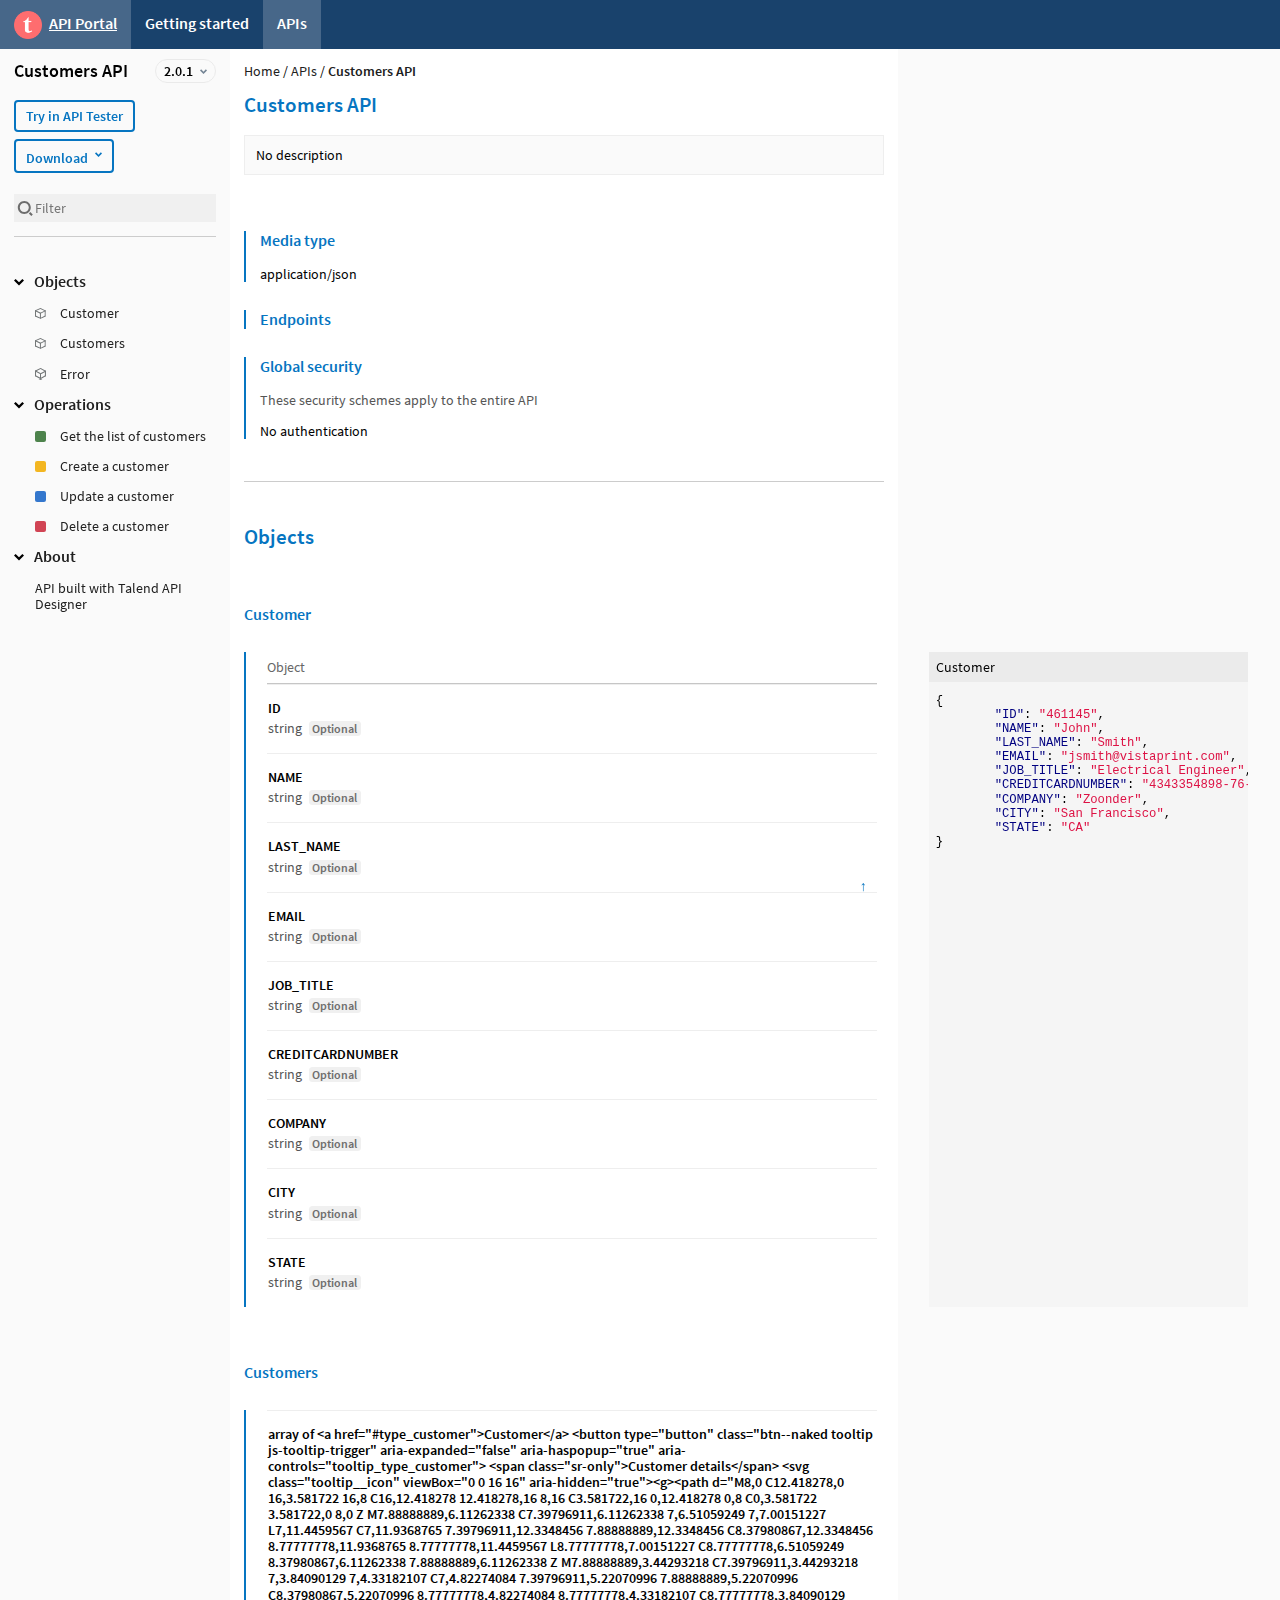
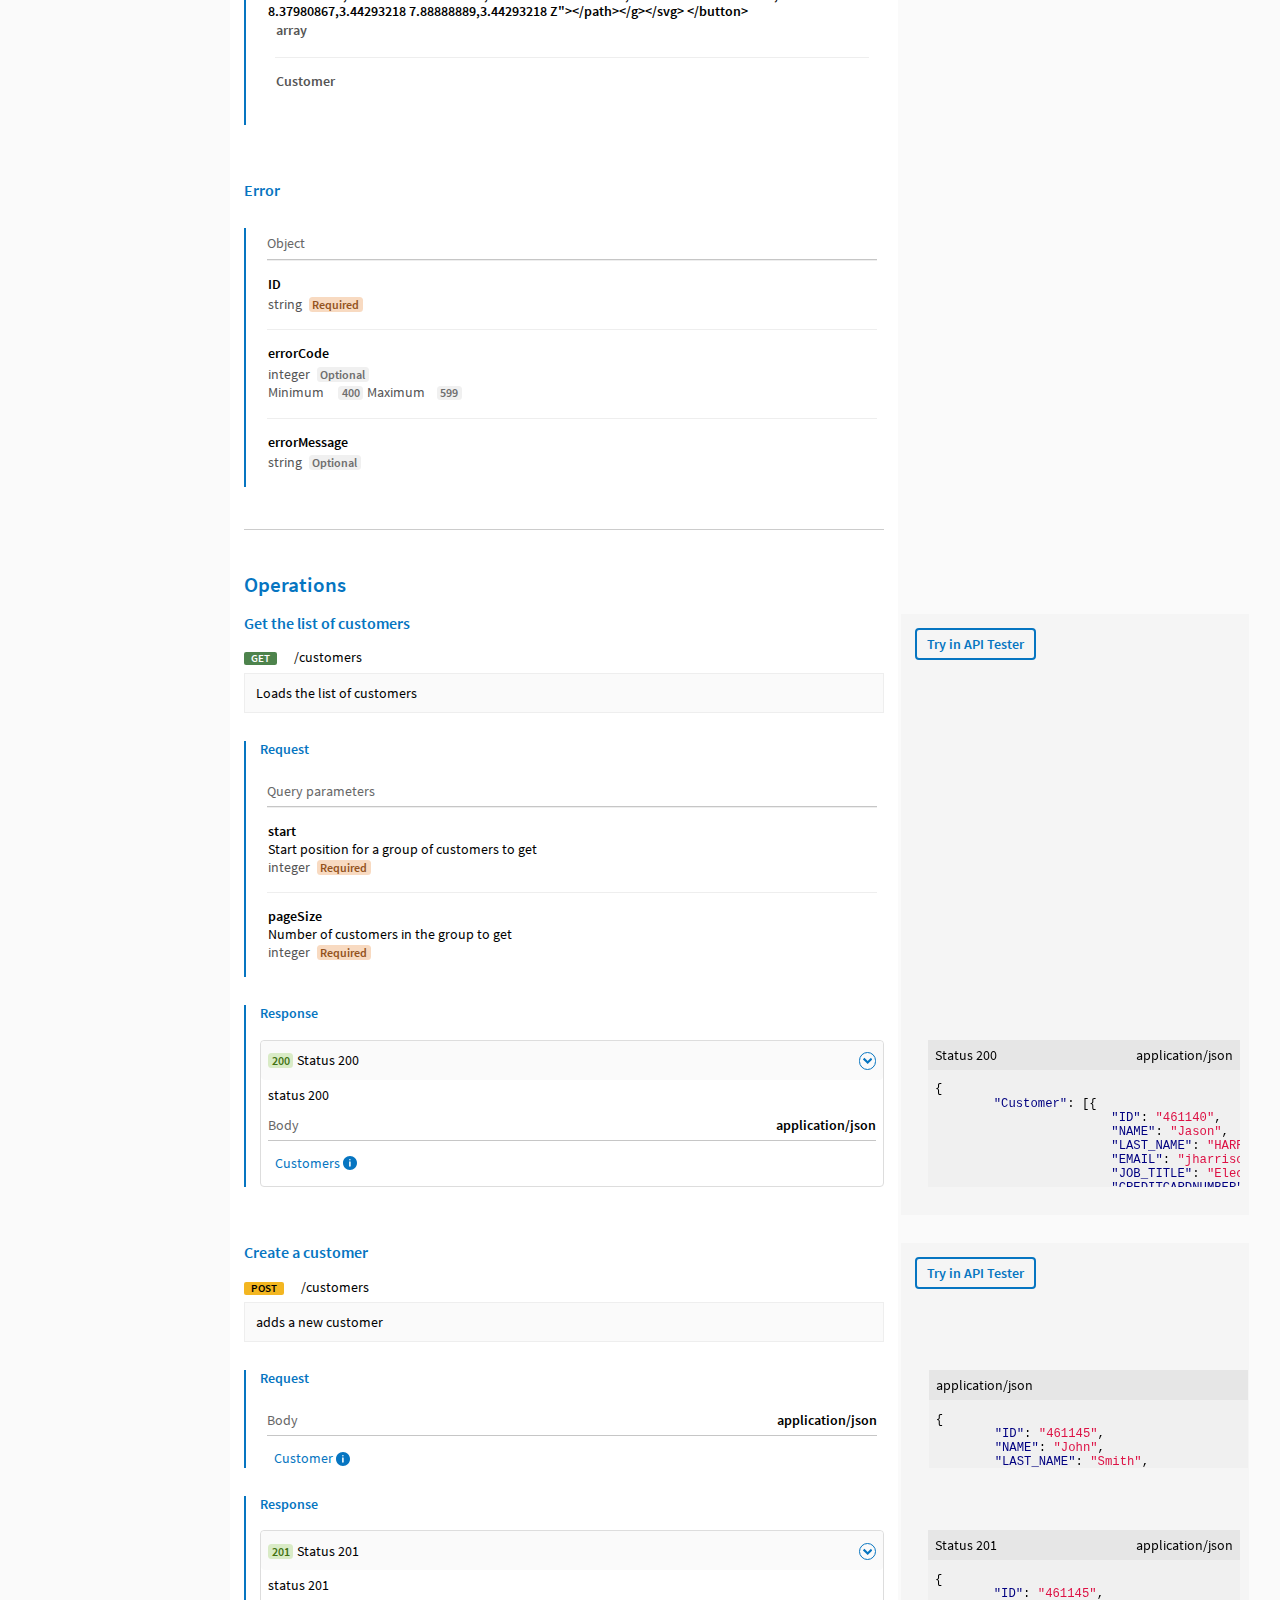
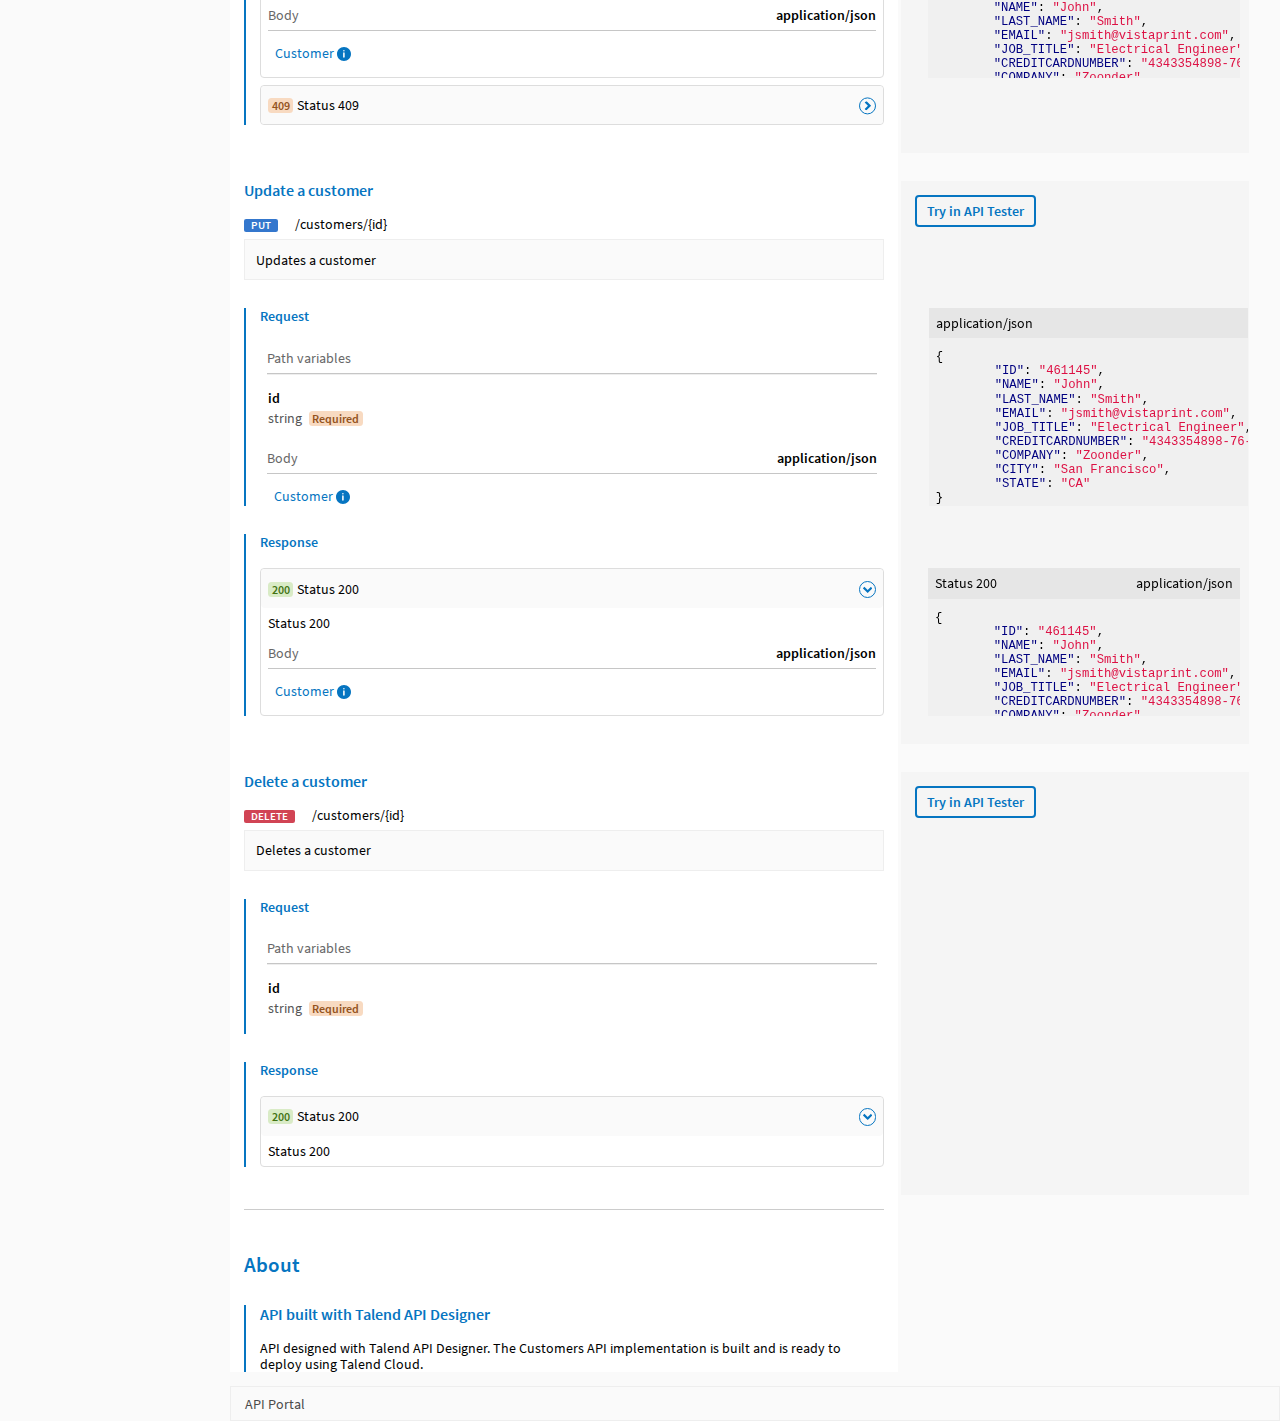
<file: apis/customers-api/2.0.1/index.html>
<!doctype html>
<html lang="en">
	<head>
    <meta data-indicator-element-id="dhcIndicator" name="dhc-aware-page" />
      <meta name="try-in-tester-api-context" content="{&#34;etnResource6Url&#34;:&#34;/apitesterformat6.json&#34;}" />
      <title>Customers API</title>
      <meta content="Customers API" property="og:title">
    


<meta charset="utf-8">
<meta name="viewport" content="width=device-width, initial-scale=1" />


<meta property="og:type" content="website" />
<meta property="og:url" content="/apis/customers-api/2.0.1/">


<link rel="icon" href="../../../img/brand-logo.png" sizes="196x196" />
<link rel="apple-touch-icon" href="../../../img/brand-logo.png" sizes="196x196" />

<link rel="stylesheet" href="../../../css/full.min.e55d9236833ff9b3819e293fc402c2b5454b9015e74e6521a4916948975ee1f8.css" media="all" />


<meta name="theme-color" content="#fafafa" />
</head>
	<body class="api-reference">
		<header class="header">


<ul class="header__menu">
  <li class="header__item">
    <a class="header__link header__brand " href="../../../" >
      <span class="sr-only">Home</span>
      <span>API Portal</span>
    </a>
  </li>
<li class="header__item">
    <a href="../../../getting-started/" class="header__link"  >Getting started</a>
  </li>
<li class="header__item">
    <a href="../../../apis/" class="header__link header__section--active"  >APIs</a>
  </li>
</ul>
</header>
    <aside class="left-panel">
        

<div class="left-panel__wrapper">
  <div class="api__general">
    <h1 class="left-panel__api-title">Customers API</h1>


<div class="dropdown api__version"><button type="button" class="btn btn__version js-dropdown" aria-controls="versions_b021f4b10590a9f197a165183a539d44" aria-haspopup="true" aria-expanded="false">
    <span class="api__version--selected">2.0.1</span>
    <svg viewBox="0 0 16 16" aria-hidden="true" class="dropdown__icon btn__version--icon"><path d="M8 13.6l-8-8L2.6 3 8 8.4 13.4 3 16 5.6z"></path></svg>
  </button>
  <div id="versions_b021f4b10590a9f197a165183a539d44" role="menu" class="dropdown__content" hidden>
  <a href="../../../apis/customers-api/1.0.0/" role="menuitem" class="dropdown__item" tabindex="-1">1.0.0</a>
  <a href="../../../apis/customers-api/1.1.0/" role="menuitem" class="dropdown__item" tabindex="-1">1.1.0</a>
  <a href="../../../apis/customers-api/2.0.1/" role="menuitem" class="dropdown__item dropdown__item--selected" aria-current="page" tabindex="-1">2.0.1</a>
  </div>
</div>
</div>
  <div class="api__action">
    
<div class="try-in-tester js-try-in-tester">
  <button class="try-in-tester__action js-try-in-tester--action btn btn--primary js-api-try-in-tester "
          type="button">
    Try in API Tester
    </button>
  </div>


<div class="dropdown">
  <button class="js-dropdown btn btn--primary" aria-controls="download" aria-haspopup="true" aria-expanded="false" type="button">
    Download<svg viewBox="0 0 16 16" aria-hidden="true" class="dropdown__icon"><path d="M8 13.6l-8-8L2.6 3 8 8.4 13.4 3 16 5.6z"></path></svg>
  </button>
  <div id="download" role="menu" class="dropdown__content" hidden>
    <a href="../../../apis/customers-api/2.0.1/openapi30.json" role="menuitem" class="dropdown__item" tabindex="-1" download="customers-api-2.0.1-openapi30.json">OAS 3</a>
    <a href="../../../apis/customers-api/2.0.1/swagger20.json" role="menuitem" class="dropdown__item" tabindex="-1" download="customers-api-2.0.1-swagger20.json">Swagger 2</a>
    </div>
  </div>
</div>

  <form class="search-form">
    <label class="search-form__label" for="filter">
      <svg class="search-form__icon" aria-hidden="true" width="16" height="16" xmlns="http://www.w3.org/2000/svg" viewBox="0 0 16 16"><path d="M7.5 14C3.9 14 1 11.1 1 7.5S3.9 1 7.5 1 14 3.9 14 7.5 11.1 14 7.5 14zm0-11C5 3 3 5 3 7.5S5 12 7.5 12 12 10 12 7.5 10 3 7.5 3zm6 9c-.4.6-.9 1.1-1.5 1.5l2.5 2.5 1.5-1.5-2.5-2.5z"></path></svg>
      <span class="sr-only">Filter</span>
    </label>
    <input class="search-form__field js-filter" id="filter" type="search" placeholder="Filter" />
  </form>

  <hr />

  <nav class="api__nav" aria-label="API content">
    <ul class="api-toc js-api-toc">
<li>
        <details open>
          <summary class="api-toc__section-title"><a href="#section_objects">Objects</a></summary>
  <ul class="api-toc__content">
    <li class="api-toc__item api-toc__item--datatype"><a href="#type_customer">Customer</a></li>
    <li class="api-toc__item api-toc__item--datatype"><a href="#type_customers">Customers</a></li>
    <li class="api-toc__item api-toc__item--datatype"><a href="#type_error">Error</a></li>
    </ul>
</details>
      </li>
<li>
        <details open>
          <summary class="api-toc__section-title"><a href="#section_operations">Operations</a></summary>
  <ul class="api-toc__content">
    
  <li class="api-toc__item api-toc__item--request-get"><a href="#operation_get-the-list-of-customers">Get the list of customers</a></li>
        
  <li class="api-toc__item api-toc__item--request-post"><a href="#operation_create-a-customer">Create a customer</a></li>
        
  <li class="api-toc__item api-toc__item--request-put"><a href="#operation_update-a-customer">Update a customer</a></li>
        
  <li class="api-toc__item api-toc__item--request-delete"><a href="#operation_delete-a-customer">Delete a customer</a></li>
        </ul>
</details>
      </li>
<li>
        <details open>
          <summary class="api-toc__section-title"><a href="#section_about">About</a></summary>
  <ul class="api-toc__content">
    <li class="api-toc__item_text"><a href="#text_api-built-with-talend-api-designer">API built with Talend API Designer</a></li>
     </ul>
</details>
      </li>
</ul>
  </nav>
</div>

</aside>
      <main id="content">
        

<nav class="breadcrumb" aria-label="Breadcrumb">
	<ol class="breadcrumb__list">
		<li class="breadcrumb__item"><a href="../../../" class="breadcrumb__element">Home</a></li>
    <li class="breadcrumb__item"><span class="breadcrumb__separator" aria-hidden="true"> / </span><a href="../../../apis/" class="breadcrumb__element">APIs</a></li>

  
  <li class="breadcrumb__item"><span class="breadcrumb__separator" aria-hidden="true"> / </span><a aria-current="page" href="../../../apis/customers-api/2.0.1/" class="breadcrumb__element">Customers API</a></li>
</ol>
</nav>


<h2 class="api-reference__api-title" id="top">Customers API</h2>
<div class="api__content_description wysiwyg">No description</div>

<dl class="definition contact">
  </dl>
<div class="definition">
      <h3 id="mediatypes">Media type</h3>
      <div>application/json</div>
    </div>
<div class="definition">
      <h3 id="endpoints">Endpoints</h3>
      <ul class="endpoints">
        </ul>
    </div>
<div class="definition">
      <h3 id="global-security">Global security</h3>
      <p class="note">These security schemes apply to the entire API</p>
      <div>
        

<ul class="global-security">

<li class="global-security__type">No authentication</li>
</ul>
</div>
    </div>

<hr class="separator"/>
    <section aria-labelledby="section_objects">
      <h2 id="section_objects">Objects</h2>
  

<section id="type_customer_anchor" class="datatype" aria-labelledby="type_customer">
	<div class="data-type__content">
		<div class="data-type__header">
			<h3 id="type_customer">Customer</h3>
		</div>
		<div class="definition__data-type definition">
			<div id="tooltip_type_customer" class="js-tooltip-content" >

	



<div class="data-type__object-title">Object</div>


<table>
  <thead class="sr-only">
    <tr>
      <th scope="col">Name</th>
      <th scope="col">Description</th>
      <th scope="col">Type</th>
      <th scope="col">Attributes and examples</th>
    </tr>
  </thead>
  <tbody>
  
      


<tr class="data-type__parameter">
	<th class="data-type__parameter-type-label" scope="row">ID</th>
	<td class="wysiwyg"></td>
	<td class="data-type__parameter-type">
    <span class="parameter-type">
      

string</span>
<span class="badge">Optional</span></td>
	<td class="data-type__parameter-attributes-examples">



</td>
</tr>

      


<tr class="data-type__parameter">
	<th class="data-type__parameter-type-label" scope="row">NAME</th>
	<td class="wysiwyg"></td>
	<td class="data-type__parameter-type">
    <span class="parameter-type">
      

string</span>
<span class="badge">Optional</span></td>
	<td class="data-type__parameter-attributes-examples">



</td>
</tr>

      


<tr class="data-type__parameter">
	<th class="data-type__parameter-type-label" scope="row">LAST_NAME</th>
	<td class="wysiwyg"></td>
	<td class="data-type__parameter-type">
    <span class="parameter-type">
      

string</span>
<span class="badge">Optional</span></td>
	<td class="data-type__parameter-attributes-examples">



</td>
</tr>

      


<tr class="data-type__parameter">
	<th class="data-type__parameter-type-label" scope="row">EMAIL</th>
	<td class="wysiwyg"></td>
	<td class="data-type__parameter-type">
    <span class="parameter-type">
      

string</span>
<span class="badge">Optional</span></td>
	<td class="data-type__parameter-attributes-examples">



</td>
</tr>

      


<tr class="data-type__parameter">
	<th class="data-type__parameter-type-label" scope="row">JOB_TITLE</th>
	<td class="wysiwyg"></td>
	<td class="data-type__parameter-type">
    <span class="parameter-type">
      

string</span>
<span class="badge">Optional</span></td>
	<td class="data-type__parameter-attributes-examples">



</td>
</tr>

      


<tr class="data-type__parameter">
	<th class="data-type__parameter-type-label" scope="row">CREDITCARDNUMBER</th>
	<td class="wysiwyg"></td>
	<td class="data-type__parameter-type">
    <span class="parameter-type">
      

string</span>
<span class="badge">Optional</span></td>
	<td class="data-type__parameter-attributes-examples">



</td>
</tr>

      


<tr class="data-type__parameter">
	<th class="data-type__parameter-type-label" scope="row">COMPANY</th>
	<td class="wysiwyg"></td>
	<td class="data-type__parameter-type">
    <span class="parameter-type">
      

string</span>
<span class="badge">Optional</span></td>
	<td class="data-type__parameter-attributes-examples">



</td>
</tr>

      


<tr class="data-type__parameter">
	<th class="data-type__parameter-type-label" scope="row">CITY</th>
	<td class="wysiwyg"></td>
	<td class="data-type__parameter-type">
    <span class="parameter-type">
      

string</span>
<span class="badge">Optional</span></td>
	<td class="data-type__parameter-attributes-examples">



</td>
</tr>

      


<tr class="data-type__parameter">
	<th class="data-type__parameter-type-label" scope="row">STATE</th>
	<td class="wysiwyg"></td>
	<td class="data-type__parameter-type">
    <span class="parameter-type">
      

string</span>
<span class="badge">Optional</span></td>
	<td class="data-type__parameter-attributes-examples">



</td>
</tr>
</tbody>
</table>
</div>

<div class="definition-example">
				<div id="type_customer_184fc772af556e81351b98666acb7816" class="definition-example__title"><span>Customer</span></div>
				<div role="region" tabindex="0" class="code-container" aria-labelledby="type_customer_184fc772af556e81351b98666acb7816">


	
		<div class="highlight"><pre tabindex="0" class="chroma"><code class="language-json" data-lang="json"><span class="line"><span class="cl"><span class="p">{</span>
</span></span><span class="line"><span class="cl">	<span class="nt">&#34;ID&#34;</span><span class="p">:</span> <span class="s2">&#34;461145&#34;</span><span class="p">,</span>
</span></span><span class="line"><span class="cl">	<span class="nt">&#34;NAME&#34;</span><span class="p">:</span> <span class="s2">&#34;John&#34;</span><span class="p">,</span>
</span></span><span class="line"><span class="cl">	<span class="nt">&#34;LAST_NAME&#34;</span><span class="p">:</span> <span class="s2">&#34;Smith&#34;</span><span class="p">,</span>
</span></span><span class="line"><span class="cl">	<span class="nt">&#34;EMAIL&#34;</span><span class="p">:</span> <span class="s2">&#34;jsmith@vistaprint.com&#34;</span><span class="p">,</span>
</span></span><span class="line"><span class="cl">	<span class="nt">&#34;JOB_TITLE&#34;</span><span class="p">:</span> <span class="s2">&#34;Electrical Engineer&#34;</span><span class="p">,</span>
</span></span><span class="line"><span class="cl">	<span class="nt">&#34;CREDITCARDNUMBER&#34;</span><span class="p">:</span> <span class="s2">&#34;4343354898-76-9480&#34;</span><span class="p">,</span>
</span></span><span class="line"><span class="cl">	<span class="nt">&#34;COMPANY&#34;</span><span class="p">:</span> <span class="s2">&#34;Zoonder&#34;</span><span class="p">,</span>
</span></span><span class="line"><span class="cl">	<span class="nt">&#34;CITY&#34;</span><span class="p">:</span> <span class="s2">&#34;San Francisco&#34;</span><span class="p">,</span>
</span></span><span class="line"><span class="cl">	<span class="nt">&#34;STATE&#34;</span><span class="p">:</span> <span class="s2">&#34;CA&#34;</span>
</span></span><span class="line"><span class="cl"><span class="p">}</span></span></span></code></pre></div></div>
			</div>
</div>
	</div>
</section>


<section id="type_customers_anchor" class="datatype" aria-labelledby="type_customers">
	<div class="data-type__content">
		<div class="data-type__header">
			<h3 id="type_customers">Customers</h3>
		</div>
		<div class="definition__data-type definition">
			<div id="tooltip_type_customers" class="js-tooltip-content" >

	



<table>
  <caption class="data-type-title sr-only">Customers details</caption>
  <thead class="sr-only">
    <tr>
      <th scope="col">Name</th>
      <th scope="col">Description</th>
      <th scope="col">Type</th>
      <th scope="col">Attributes and examples</th>
    </tr>
  </thead>
  <tbody>
    <tr class="data-type__parameter data-type__array-type-details">
      <th class="data-type__parameter-type-label" scope="row" aria-describedby="c6dec4c2c320efbfccaf03a43f4b0034">


array of 



&lt;a href=&#34;#type_customer&#34;&gt;Customer&lt;/a&gt;
&lt;button type=&#34;button&#34; class=&#34;btn--naked tooltip js-tooltip-trigger&#34; aria-expanded=&#34;false&#34; aria-haspopup=&#34;true&#34; aria-controls=&#34;tooltip_type_customer&#34;&gt;
	&lt;span class=&#34;sr-only&#34;&gt;Customer details&lt;/span&gt;
	&lt;svg class=&#34;tooltip__icon&#34; viewBox=&#34;0 0 16 16&#34; aria-hidden=&#34;true&#34;&gt;&lt;g&gt;&lt;path d=&#34;M8,0 C12.418278,0 16,3.581722 16,8 C16,12.418278 12.418278,16 8,16 C3.581722,16 0,12.418278 0,8 C0,3.581722 3.581722,0 8,0 Z M7.88888889,6.11262338 C7.39796911,6.11262338 7,6.51059249 7,7.00151227 L7,11.4459567 C7,11.9368765 7.39796911,12.3348456 7.88888889,12.3348456 C8.37980867,12.3348456 8.77777778,11.9368765 8.77777778,11.4459567 L8.77777778,7.00151227 C8.77777778,6.51059249 8.37980867,6.11262338 7.88888889,6.11262338 Z M7.88888889,3.44293218 C7.39796911,3.44293218 7,3.84090129 7,4.33182107 C7,4.82274084 7.39796911,5.22070996 7.88888889,5.22070996 C8.37980867,5.22070996 8.77777778,4.82274084 8.77777778,4.33182107 C8.77777778,3.84090129 8.37980867,3.44293218 7.88888889,3.44293218 Z&#34;&gt;&lt;/path&gt;&lt;/g&gt;&lt;/svg&gt;
&lt;/button&gt;


      </th>
      <td class="data-type__parameter-attributes-examples">


<table id="c6dec4c2c320efbfccaf03a43f4b0034">
  <caption class="data-type-title sr-only">Datatype details</caption>
  <thead class="sr-only">
    <tr>
      <th scope="col">Type</th>
      <th scope="col">Description</th>
      <th scope="col">Attributes and examples</th>
    </tr>
  </thead>
  <tbody>
<tr class="data-type__parameter data-type__array-first-type">
      <th scope="row">array</th>
      <td></td>
      <td class="data-type__parameter-attributes-examples">
  
    

</td>
    </tr>
<tr class="data-type__parameter array-parameter--description">
      <th scope="row">
      Customer</th>
      <td></td>
      <td class="data-type__parameter-attributes-examples">



</td>
    </tr>
  </tbody>
</table>

      </td>
      <td colspan="2"></td>
    </tr>
  </tbody>
</table>
</div>

</div>
	</div>
</section>


<section id="type_error_anchor" class="datatype" aria-labelledby="type_error">
	<div class="data-type__content">
		<div class="data-type__header">
			<h3 id="type_error">Error</h3>
		</div>
		<div class="definition__data-type definition">
			<div id="tooltip_type_error" class="js-tooltip-content" >

	



<div class="data-type__object-title">Object</div>


<table>
  <thead class="sr-only">
    <tr>
      <th scope="col">Name</th>
      <th scope="col">Description</th>
      <th scope="col">Type</th>
      <th scope="col">Attributes and examples</th>
    </tr>
  </thead>
  <tbody>
  
      


<tr class="data-type__parameter">
	<th class="data-type__parameter-type-label" scope="row">ID</th>
	<td class="wysiwyg"></td>
	<td class="data-type__parameter-type">
    <span class="parameter-type">
      

string</span>
<span class="badge badge--warn">Required</span></td>
	<td class="data-type__parameter-attributes-examples">



</td>
</tr>

      


<tr class="data-type__parameter">
	<th class="data-type__parameter-type-label" scope="row">errorCode</th>
	<td class="wysiwyg"></td>
	<td class="data-type__parameter-type">
    <span class="parameter-type">
      

integer</span>
<span class="badge">Optional</span></td>
	<td class="data-type__parameter-attributes-examples">



<div class="data-type__parameter-attribute-example">
	<span class="metadata__label">Minimum</span><span class="badge">400</span><span class="metadata__label">Maximum</span><span class="badge">599</span></div>
</td>
</tr>

      


<tr class="data-type__parameter">
	<th class="data-type__parameter-type-label" scope="row">errorMessage</th>
	<td class="wysiwyg"></td>
	<td class="data-type__parameter-type">
    <span class="parameter-type">
      

string</span>
<span class="badge">Optional</span></td>
	<td class="data-type__parameter-attributes-examples">



</td>
</tr>
</tbody>
</table>
</div>

</div>
	</div>
</section>
</section>
<hr class="separator"/>
    <section aria-labelledby="section_operations">
      <h2 id="section_operations">Operations</h2>
  

<section id="operation_get-the-list-of-customers_anchor" class="operation" aria-labelledby="operation_get-the-list-of-customers">
	<div class="operation__content">
        <h3 id="operation_get-the-list-of-customers">Get the list of customers</h3>
        <span class="operation--get operation--default">GET</span> <span class="operation__url">/customers</span>
	<div class="operation__description wysiwyg">Loads the list of customers</div><div class="definition__content definition">
			<div>
				<h4>Request</h4>
		



<table>
  <caption class="request__query-parameters">Query parameters</caption><thead class="sr-only">
    <tr>
      <th scope="col">Name</th>
      <th scope="col">Description</th>
      <th scope="col">Type</th>
      <th scope="col">Attributes and examples</th>
    </tr>
  </thead>
  <tbody>
  
      


<tr class="request__parameter">
	<th class="request__parameter-type-label" scope="row">start</th>
	<td class="wysiwyg">Start position for a group of customers to get</td>
	<td class="request__parameter-type">
    <span class="parameter-type">
      

integer</span>
<span class="badge badge--warn">Required</span></td>
	<td class="request__parameter-attributes-examples">



</td>
</tr>

      


<tr class="request__parameter">
	<th class="request__parameter-type-label" scope="row">pageSize</th>
	<td class="wysiwyg">Number of customers in the group to get</td>
	<td class="request__parameter-type">
    <span class="parameter-type">
      

integer</span>
<span class="badge badge--warn">Required</span></td>
	<td class="request__parameter-attributes-examples">



</td>
</tr>
</tbody>
</table>


</div>
		

</div>
	<div class="definition__content definition">
			<h4>Response</h4>
		
		
				
					

<div class="response">
	<details class="response__detail" open="">
		<summary class="response__type"><span><span class="badge badge--2xx">200</span>Status 200</span><svg viewBox="0 0 16 16" aria-hidden="true" class="response__type--icon"><path d="M8 13.6l-8-8L2.6 3 8 8.4 13.4 3 16 5.6z"></path></svg></summary>
		<div class="response-description wysiwyg">status 200</div>



<div class="response__content">
    <span class="response__body">Body</span>
    <div class="dropdown">
    <span class="response__mimetype">application/json</span></div>
</div>

    <div id="body_374e585bc8bc8b29170b6cf3045be894applicationjson" class="body__content" >
    <div class="body__content">




<a href="#type_customers">Customers</a>
<button type="button" class="btn--naked tooltip js-tooltip-trigger" aria-expanded="false" aria-haspopup="true" aria-controls="tooltip_type_customers">
	<span class="sr-only">Customers details</span>
	<svg class="tooltip__icon" viewBox="0 0 16 16" aria-hidden="true"><g><path d="M8,0 C12.418278,0 16,3.581722 16,8 C16,12.418278 12.418278,16 8,16 C3.581722,16 0,12.418278 0,8 C0,3.581722 3.581722,0 8,0 Z M7.88888889,6.11262338 C7.39796911,6.11262338 7,6.51059249 7,7.00151227 L7,11.4459567 C7,11.9368765 7.39796911,12.3348456 7.88888889,12.3348456 C8.37980867,12.3348456 8.77777778,11.9368765 8.77777778,11.4459567 L8.77777778,7.00151227 C8.77777778,6.51059249 8.37980867,6.11262338 7.88888889,6.11262338 Z M7.88888889,3.44293218 C7.39796911,3.44293218 7,3.84090129 7,4.33182107 C7,4.82274084 7.39796911,5.22070996 7.88888889,5.22070996 C8.37980867,5.22070996 8.77777778,4.82274084 8.77777778,4.33182107 C8.77777778,3.84090129 8.37980867,3.44293218 7.88888889,3.44293218 Z"></path></g></svg>
</button>
</div>
        <div class="definition-example">
        <div id="bodySample_374e585bc8bc8b29170b6cf3045be894applicationjson" class="definition-example__title">
            <span>Status 200</span><span class="definition-example__mimetype">
                    application/json</span>
            </div>
        <div role="region" tabindex="0" class="code-container" aria-labelledby="bodySample_374e585bc8bc8b29170b6cf3045be894applicationjson">


	
		<div class="highlight"><pre tabindex="0" class="chroma"><code class="language-json" data-lang="json"><span class="line"><span class="cl"><span class="p">{</span>
</span></span><span class="line"><span class="cl">	<span class="nt">&#34;Customer&#34;</span><span class="p">:</span> <span class="p">[{</span>
</span></span><span class="line"><span class="cl">			<span class="nt">&#34;ID&#34;</span><span class="p">:</span> <span class="s2">&#34;461140&#34;</span><span class="p">,</span>
</span></span><span class="line"><span class="cl">			<span class="nt">&#34;NAME&#34;</span><span class="p">:</span> <span class="s2">&#34;Jason&#34;</span><span class="p">,</span>
</span></span><span class="line"><span class="cl">			<span class="nt">&#34;LAST_NAME&#34;</span><span class="p">:</span> <span class="s2">&#34;HARRISON&#34;</span><span class="p">,</span>
</span></span><span class="line"><span class="cl">			<span class="nt">&#34;EMAIL&#34;</span><span class="p">:</span> <span class="s2">&#34;jharrison5z@vistaprint.com&#34;</span><span class="p">,</span>
</span></span><span class="line"><span class="cl">			<span class="nt">&#34;JOB_TITLE&#34;</span><span class="p">:</span> <span class="s2">&#34;Electrical Engineer&#34;</span><span class="p">,</span>
</span></span><span class="line"><span class="cl">			<span class="nt">&#34;CREDITCARDNUMBER&#34;</span><span class="p">:</span> <span class="s2">&#34;4343354898-76-9480&#34;</span><span class="p">,</span>
</span></span><span class="line"><span class="cl">			<span class="nt">&#34;COMPANY&#34;</span><span class="p">:</span> <span class="s2">&#34;Zoonder&#34;</span><span class="p">,</span>
</span></span><span class="line"><span class="cl">			<span class="nt">&#34;CITY&#34;</span><span class="p">:</span> <span class="s2">&#34;Portland&#34;</span><span class="p">,</span>
</span></span><span class="line"><span class="cl">			<span class="nt">&#34;STATE&#34;</span><span class="p">:</span> <span class="s2">&#34;&#34;</span>
</span></span><span class="line"><span class="cl">		<span class="p">},</span> <span class="p">{</span>
</span></span><span class="line"><span class="cl">			<span class="nt">&#34;ID&#34;</span><span class="p">:</span> <span class="s2">&#34;380630&#34;</span><span class="p">,</span>
</span></span><span class="line"><span class="cl">			<span class="nt">&#34;NAME&#34;</span><span class="p">:</span> <span class="s2">&#34;VICTOR&#34;</span><span class="p">,</span>
</span></span><span class="line"><span class="cl">			<span class="nt">&#34;LAST_NAME&#34;</span><span class="p">:</span> <span class="s2">&#34;COX&#34;</span><span class="p">,</span>
</span></span><span class="line"><span class="cl">			<span class="nt">&#34;EMAIL&#34;</span><span class="p">:</span> <span class="s2">&#34;vcoxc9@virginia.edu&#34;</span><span class="p">,</span>
</span></span><span class="line"><span class="cl">			<span class="nt">&#34;JOB_TITLE&#34;</span><span class="p">:</span> <span class="s2">&#34;Librarian&#34;</span><span class="p">,</span>
</span></span><span class="line"><span class="cl">			<span class="nt">&#34;CREDITCARDNUMBER&#34;</span><span class="p">:</span> <span class="s2">&#34;30003746-83-0775&#34;</span><span class="p">,</span>
</span></span><span class="line"><span class="cl">			<span class="nt">&#34;COMPANY&#34;</span><span class="p">:</span> <span class="s2">&#34;Skalith&#34;</span><span class="p">,</span>
</span></span><span class="line"><span class="cl">			<span class="nt">&#34;CITY&#34;</span><span class="p">:</span> <span class="s2">&#34;Bend&#34;</span><span class="p">,</span>
</span></span><span class="line"><span class="cl">			<span class="nt">&#34;STATE&#34;</span><span class="p">:</span> <span class="s2">&#34;&#34;</span>
</span></span><span class="line"><span class="cl">		<span class="p">},</span> <span class="p">{</span>
</span></span><span class="line"><span class="cl">			<span class="nt">&#34;ID&#34;</span><span class="p">:</span> <span class="s2">&#34;149072&#34;</span><span class="p">,</span>
</span></span><span class="line"><span class="cl">			<span class="nt">&#34;NAME&#34;</span><span class="p">:</span> <span class="s2">&#34;Beverly&#34;</span><span class="p">,</span>
</span></span><span class="line"><span class="cl">			<span class="nt">&#34;LAST_NAME&#34;</span><span class="p">:</span> <span class="s2">&#34;WRIGHT&#34;</span><span class="p">,</span>
</span></span><span class="line"><span class="cl">			<span class="nt">&#34;EMAIL&#34;</span><span class="p">:</span> <span class="s2">&#34;bwrighth3@arizona.edu&#34;</span><span class="p">,</span>
</span></span><span class="line"><span class="cl">			<span class="nt">&#34;JOB_TITLE&#34;</span><span class="p">:</span> <span class="s2">&#34;Biostatistician&#34;</span><span class="p">,</span>
</span></span><span class="line"><span class="cl">			<span class="nt">&#34;CREDITCARDNUMBER&#34;</span><span class="p">:</span> <span class="s2">&#34;6011204780-36-8180&#34;</span><span class="p">,</span>
</span></span><span class="line"><span class="cl">			<span class="nt">&#34;COMPANY&#34;</span><span class="p">:</span> <span class="s2">&#34;Skynoodle&#34;</span><span class="p">,</span>
</span></span><span class="line"><span class="cl">			<span class="nt">&#34;CITY&#34;</span><span class="p">:</span> <span class="s2">&#34;Indianapolis&#34;</span><span class="p">,</span>
</span></span><span class="line"><span class="cl">			<span class="nt">&#34;STATE&#34;</span><span class="p">:</span> <span class="s2">&#34;&#34;</span>
</span></span><span class="line"><span class="cl">		<span class="p">},</span> <span class="p">{</span>
</span></span><span class="line"><span class="cl">			<span class="nt">&#34;ID&#34;</span><span class="p">:</span> <span class="s2">&#34;678157&#34;</span><span class="p">,</span>
</span></span><span class="line"><span class="cl">			<span class="nt">&#34;NAME&#34;</span><span class="p">:</span> <span class="s2">&#34;Kenneth&#34;</span><span class="p">,</span>
</span></span><span class="line"><span class="cl">			<span class="nt">&#34;LAST_NAME&#34;</span><span class="p">:</span> <span class="s2">&#34;HARPER&#34;</span><span class="p">,</span>
</span></span><span class="line"><span class="cl">			<span class="nt">&#34;EMAIL&#34;</span><span class="p">:</span> <span class="s2">&#34;kharperfu@craigslist.org&#34;</span><span class="p">,</span>
</span></span><span class="line"><span class="cl">			<span class="nt">&#34;JOB_TITLE&#34;</span><span class="p">:</span> <span class="s2">&#34;Structural Engineer&#34;</span><span class="p">,</span>
</span></span><span class="line"><span class="cl">			<span class="nt">&#34;CREDITCARDNUMBER&#34;</span><span class="p">:</span> <span class="s2">&#34;6249148211-57-8650&#34;</span><span class="p">,</span>
</span></span><span class="line"><span class="cl">			<span class="nt">&#34;COMPANY&#34;</span><span class="p">:</span> <span class="s2">&#34;Dynava&#34;</span><span class="p">,</span>
</span></span><span class="line"><span class="cl">			<span class="nt">&#34;CITY&#34;</span><span class="p">:</span> <span class="s2">&#34;Overland Park&#34;</span><span class="p">,</span>
</span></span><span class="line"><span class="cl">			<span class="nt">&#34;STATE&#34;</span><span class="p">:</span> <span class="s2">&#34;&#34;</span>
</span></span><span class="line"><span class="cl">		<span class="p">}</span>	<span class="p">]</span>
</span></span><span class="line"><span class="cl"><span class="p">}</span>
</span></span></code></pre></div></div>
    </div>
        </div>
    </details>
</div>
</div>
	</div>
	<div class="operation__content-info operation__content-info--odd">
		
<div class="try-in-tester js-try-in-tester">
  <button class="try-in-tester__action js-try-in-tester--action btn btn--primary js-operation-try-in-tester "
          data-operation-id="0be53fba-10ff-4b3a-8b42-8f5bebf521fd" type="button">
    Try in API Tester
    </button>
  </div>

</div>
</section>

<section id="operation_create-a-customer_anchor" class="operation" aria-labelledby="operation_create-a-customer">
	<div class="operation__content">
        <h3 id="operation_create-a-customer">Create a customer</h3>
        <span class="operation--post operation--default">POST</span> <span class="operation__url">/customers</span>
	<div class="operation__description wysiwyg">adds a new customer</div><div class="definition__content definition">
			<div>
				<h4>Request</h4>
		





</div>
		

<div class="request__content">
    <span class="request__body">Body</span>
    <div class="dropdown">
    <span class="request__mimetype">application/json</span></div>
</div>

    <div id="body_0bb40389864ccbfe8297487355c1e5bbapplicationjson" class="body__content" >
    <div class="body__content">




<a href="#type_customer">Customer</a>
<button type="button" class="btn--naked tooltip js-tooltip-trigger" aria-expanded="false" aria-haspopup="true" aria-controls="tooltip_type_customer">
	<span class="sr-only">Customer details</span>
	<svg class="tooltip__icon" viewBox="0 0 16 16" aria-hidden="true"><g><path d="M8,0 C12.418278,0 16,3.581722 16,8 C16,12.418278 12.418278,16 8,16 C3.581722,16 0,12.418278 0,8 C0,3.581722 3.581722,0 8,0 Z M7.88888889,6.11262338 C7.39796911,6.11262338 7,6.51059249 7,7.00151227 L7,11.4459567 C7,11.9368765 7.39796911,12.3348456 7.88888889,12.3348456 C8.37980867,12.3348456 8.77777778,11.9368765 8.77777778,11.4459567 L8.77777778,7.00151227 C8.77777778,6.51059249 8.37980867,6.11262338 7.88888889,6.11262338 Z M7.88888889,3.44293218 C7.39796911,3.44293218 7,3.84090129 7,4.33182107 C7,4.82274084 7.39796911,5.22070996 7.88888889,5.22070996 C8.37980867,5.22070996 8.77777778,4.82274084 8.77777778,4.33182107 C8.77777778,3.84090129 8.37980867,3.44293218 7.88888889,3.44293218 Z"></path></g></svg>
</button>
</div>
        <div class="definition-example">
        <div id="bodySample_0bb40389864ccbfe8297487355c1e5bbapplicationjson" class="definition-example__title">
            <span class="definition-example__mimetype">
                    application/json</span>
            </div>
        <div role="region" tabindex="0" class="code-container" aria-labelledby="bodySample_0bb40389864ccbfe8297487355c1e5bbapplicationjson">


	
		<div class="highlight"><pre tabindex="0" class="chroma"><code class="language-json" data-lang="json"><span class="line"><span class="cl"><span class="p">{</span>
</span></span><span class="line"><span class="cl">	<span class="nt">&#34;ID&#34;</span><span class="p">:</span> <span class="s2">&#34;461145&#34;</span><span class="p">,</span>
</span></span><span class="line"><span class="cl">	<span class="nt">&#34;NAME&#34;</span><span class="p">:</span> <span class="s2">&#34;John&#34;</span><span class="p">,</span>
</span></span><span class="line"><span class="cl">	<span class="nt">&#34;LAST_NAME&#34;</span><span class="p">:</span> <span class="s2">&#34;Smith&#34;</span><span class="p">,</span>
</span></span><span class="line"><span class="cl">	<span class="nt">&#34;EMAIL&#34;</span><span class="p">:</span> <span class="s2">&#34;jsmith@vistaprint.com&#34;</span><span class="p">,</span>
</span></span><span class="line"><span class="cl">	<span class="nt">&#34;JOB_TITLE&#34;</span><span class="p">:</span> <span class="s2">&#34;Electrical Engineer&#34;</span><span class="p">,</span>
</span></span><span class="line"><span class="cl">	<span class="nt">&#34;CREDITCARDNUMBER&#34;</span><span class="p">:</span> <span class="s2">&#34;4343354898-76-9480&#34;</span><span class="p">,</span>
</span></span><span class="line"><span class="cl">	<span class="nt">&#34;COMPANY&#34;</span><span class="p">:</span> <span class="s2">&#34;Zoonder&#34;</span><span class="p">,</span>
</span></span><span class="line"><span class="cl">	<span class="nt">&#34;CITY&#34;</span><span class="p">:</span> <span class="s2">&#34;San Francisco&#34;</span><span class="p">,</span>
</span></span><span class="line"><span class="cl">	<span class="nt">&#34;STATE&#34;</span><span class="p">:</span> <span class="s2">&#34;CA&#34;</span>
</span></span><span class="line"><span class="cl"><span class="p">}</span></span></span></code></pre></div></div>
    </div>
        </div>
    </div>
	<div class="definition__content definition">
			<h4>Response</h4>
		
		
				
					

<div class="response">
	<details class="response__detail" open="">
		<summary class="response__type"><span><span class="badge badge--2xx">201</span>Status 201</span><svg viewBox="0 0 16 16" aria-hidden="true" class="response__type--icon"><path d="M8 13.6l-8-8L2.6 3 8 8.4 13.4 3 16 5.6z"></path></svg></summary>
		<div class="response-description wysiwyg">status 201</div>



<div class="response__content">
    <span class="response__body">Body</span>
    <div class="dropdown">
    <span class="response__mimetype">application/json</span></div>
</div>

    <div id="body_bc8627bfb81e9be05cc3b45905437488applicationjson" class="body__content" >
    <div class="body__content">




<a href="#type_customer">Customer</a>
<button type="button" class="btn--naked tooltip js-tooltip-trigger" aria-expanded="false" aria-haspopup="true" aria-controls="tooltip_type_customer">
	<span class="sr-only">Customer details</span>
	<svg class="tooltip__icon" viewBox="0 0 16 16" aria-hidden="true"><g><path d="M8,0 C12.418278,0 16,3.581722 16,8 C16,12.418278 12.418278,16 8,16 C3.581722,16 0,12.418278 0,8 C0,3.581722 3.581722,0 8,0 Z M7.88888889,6.11262338 C7.39796911,6.11262338 7,6.51059249 7,7.00151227 L7,11.4459567 C7,11.9368765 7.39796911,12.3348456 7.88888889,12.3348456 C8.37980867,12.3348456 8.77777778,11.9368765 8.77777778,11.4459567 L8.77777778,7.00151227 C8.77777778,6.51059249 8.37980867,6.11262338 7.88888889,6.11262338 Z M7.88888889,3.44293218 C7.39796911,3.44293218 7,3.84090129 7,4.33182107 C7,4.82274084 7.39796911,5.22070996 7.88888889,5.22070996 C8.37980867,5.22070996 8.77777778,4.82274084 8.77777778,4.33182107 C8.77777778,3.84090129 8.37980867,3.44293218 7.88888889,3.44293218 Z"></path></g></svg>
</button>
</div>
        <div class="definition-example">
        <div id="bodySample_bc8627bfb81e9be05cc3b45905437488applicationjson" class="definition-example__title">
            <span>Status 201</span><span class="definition-example__mimetype">
                    application/json</span>
            </div>
        <div role="region" tabindex="0" class="code-container" aria-labelledby="bodySample_bc8627bfb81e9be05cc3b45905437488applicationjson">


	
		<div class="highlight"><pre tabindex="0" class="chroma"><code class="language-json" data-lang="json"><span class="line"><span class="cl"><span class="p">{</span>
</span></span><span class="line"><span class="cl">	<span class="nt">&#34;ID&#34;</span><span class="p">:</span> <span class="s2">&#34;461145&#34;</span><span class="p">,</span>
</span></span><span class="line"><span class="cl">	<span class="nt">&#34;NAME&#34;</span><span class="p">:</span> <span class="s2">&#34;John&#34;</span><span class="p">,</span>
</span></span><span class="line"><span class="cl">	<span class="nt">&#34;LAST_NAME&#34;</span><span class="p">:</span> <span class="s2">&#34;Smith&#34;</span><span class="p">,</span>
</span></span><span class="line"><span class="cl">	<span class="nt">&#34;EMAIL&#34;</span><span class="p">:</span> <span class="s2">&#34;jsmith@vistaprint.com&#34;</span><span class="p">,</span>
</span></span><span class="line"><span class="cl">	<span class="nt">&#34;JOB_TITLE&#34;</span><span class="p">:</span> <span class="s2">&#34;Electrical Engineer&#34;</span><span class="p">,</span>
</span></span><span class="line"><span class="cl">	<span class="nt">&#34;CREDITCARDNUMBER&#34;</span><span class="p">:</span> <span class="s2">&#34;4343354898-76-9480&#34;</span><span class="p">,</span>
</span></span><span class="line"><span class="cl">	<span class="nt">&#34;COMPANY&#34;</span><span class="p">:</span> <span class="s2">&#34;Zoonder&#34;</span><span class="p">,</span>
</span></span><span class="line"><span class="cl">	<span class="nt">&#34;CITY&#34;</span><span class="p">:</span> <span class="s2">&#34;San Francisco&#34;</span><span class="p">,</span>
</span></span><span class="line"><span class="cl">	<span class="nt">&#34;STATE&#34;</span><span class="p">:</span> <span class="s2">&#34;CA&#34;</span>
</span></span><span class="line"><span class="cl"><span class="p">}</span></span></span></code></pre></div></div>
    </div>
        </div>
    </details>
</div>

				

<div class="response">
	<details class="response__detail" >
		<summary class="response__type"><span><span class="badge badge--4xx">409</span>Status 409</span><svg viewBox="0 0 16 16" aria-hidden="true" class="response__type--icon"><path d="M8 13.6l-8-8L2.6 3 8 8.4 13.4 3 16 5.6z"></path></svg></summary>
		<div class="response-description wysiwyg">Status 409. Record could not be added</div>



<div class="response__content">
    <span class="response__body">Body</span>
    <div class="dropdown">
    <span class="response__mimetype">application/json</span></div>
</div>

    <div id="body_8ef1b9849537ceb247085cc8364b0bb5applicationjson" class="body__content" >
    <div class="body__content">




<a href="#type_error">Error</a>
<button type="button" class="btn--naked tooltip js-tooltip-trigger" aria-expanded="false" aria-haspopup="true" aria-controls="tooltip_type_error">
	<span class="sr-only">Error details</span>
	<svg class="tooltip__icon" viewBox="0 0 16 16" aria-hidden="true"><g><path d="M8,0 C12.418278,0 16,3.581722 16,8 C16,12.418278 12.418278,16 8,16 C3.581722,16 0,12.418278 0,8 C0,3.581722 3.581722,0 8,0 Z M7.88888889,6.11262338 C7.39796911,6.11262338 7,6.51059249 7,7.00151227 L7,11.4459567 C7,11.9368765 7.39796911,12.3348456 7.88888889,12.3348456 C8.37980867,12.3348456 8.77777778,11.9368765 8.77777778,11.4459567 L8.77777778,7.00151227 C8.77777778,6.51059249 8.37980867,6.11262338 7.88888889,6.11262338 Z M7.88888889,3.44293218 C7.39796911,3.44293218 7,3.84090129 7,4.33182107 C7,4.82274084 7.39796911,5.22070996 7.88888889,5.22070996 C8.37980867,5.22070996 8.77777778,4.82274084 8.77777778,4.33182107 C8.77777778,3.84090129 8.37980867,3.44293218 7.88888889,3.44293218 Z"></path></g></svg>
</button>
</div>
        <div class="definition-example">
        <div id="bodySample_8ef1b9849537ceb247085cc8364b0bb5applicationjson" class="definition-example__title">
            <span>Status 409</span><span class="definition-example__mimetype">
                    application/json</span>
            </div>
        <div role="region" tabindex="0" class="code-container" aria-labelledby="bodySample_8ef1b9849537ceb247085cc8364b0bb5applicationjson">


	
		<div class="highlight"><pre tabindex="0" class="chroma"><code class="language-json" data-lang="json"><span class="line"><span class="cl"><span class="p">{</span>
</span></span><span class="line"><span class="cl">	<span class="nt">&#34;ID&#34;</span><span class="p">:</span> <span class="s2">&#34;461145&#34;</span><span class="p">,</span>
</span></span><span class="line"><span class="cl">	<span class="nt">&#34;errorCode&#34;</span><span class="p">:</span> <span class="s2">&#34;23000&#34;</span><span class="p">,</span>
</span></span><span class="line"><span class="cl">	<span class="nt">&#34;errorMessage&#34;</span><span class="p">:</span> <span class="s2">&#34;Duplicate entry &#39;461145&#39; for key &#39;PRIMARY&#39; - Line: 0&#34;</span>
</span></span><span class="line"><span class="cl"><span class="p">}</span></span></span></code></pre></div></div>
    </div>
        </div>
    </details>
</div>
</div>
	</div>
	<div class="operation__content-info operation__content-info--odd">
		
<div class="try-in-tester js-try-in-tester">
  <button class="try-in-tester__action js-try-in-tester--action btn btn--primary js-operation-try-in-tester "
          data-operation-id="4fd21636-2361-43f1-97d1-ccad80afcc79" type="button">
    Try in API Tester
    </button>
  </div>

</div>
</section>


<section id="operation_update-a-customer_anchor" class="operation" aria-labelledby="operation_update-a-customer">
	<div class="operation__content">
        <h3 id="operation_update-a-customer">Update a customer</h3>
        <span class="operation--put operation--default">PUT</span> <span class="operation__url">/customers/{id}</span>
	<div class="operation__description wysiwyg">Updates a customer</div><div class="definition__content definition">
			<div>
				<h4>Request</h4>
		

<table>
  <caption class="request__path-variables">Path variables</caption><thead class="sr-only">
    <tr>
      <th scope="col">Name</th>
      <th scope="col">Description</th>
      <th scope="col">Type</th>
      <th scope="col">Attributes and examples</th>
    </tr>
  </thead>
  <tbody>
  
      


<tr class="request__parameter">
	<th class="request__parameter-type-label" scope="row">id</th>
	<td class="wysiwyg"></td>
	<td class="request__parameter-type">
    <span class="parameter-type">
      

string</span>
<span class="badge badge--warn">Required</span></td>
	<td class="request__parameter-attributes-examples">



</td>
</tr>
</tbody>
</table>




</div>
		

<div class="request__content">
    <span class="request__body">Body</span>
    <div class="dropdown">
    <span class="request__mimetype">application/json</span></div>
</div>

    <div id="body_bb45b954b3f7809c081c35e82be746c8applicationjson" class="body__content" >
    <div class="body__content">




<a href="#type_customer">Customer</a>
<button type="button" class="btn--naked tooltip js-tooltip-trigger" aria-expanded="false" aria-haspopup="true" aria-controls="tooltip_type_customer">
	<span class="sr-only">Customer details</span>
	<svg class="tooltip__icon" viewBox="0 0 16 16" aria-hidden="true"><g><path d="M8,0 C12.418278,0 16,3.581722 16,8 C16,12.418278 12.418278,16 8,16 C3.581722,16 0,12.418278 0,8 C0,3.581722 3.581722,0 8,0 Z M7.88888889,6.11262338 C7.39796911,6.11262338 7,6.51059249 7,7.00151227 L7,11.4459567 C7,11.9368765 7.39796911,12.3348456 7.88888889,12.3348456 C8.37980867,12.3348456 8.77777778,11.9368765 8.77777778,11.4459567 L8.77777778,7.00151227 C8.77777778,6.51059249 8.37980867,6.11262338 7.88888889,6.11262338 Z M7.88888889,3.44293218 C7.39796911,3.44293218 7,3.84090129 7,4.33182107 C7,4.82274084 7.39796911,5.22070996 7.88888889,5.22070996 C8.37980867,5.22070996 8.77777778,4.82274084 8.77777778,4.33182107 C8.77777778,3.84090129 8.37980867,3.44293218 7.88888889,3.44293218 Z"></path></g></svg>
</button>
</div>
        <div class="definition-example">
        <div id="bodySample_bb45b954b3f7809c081c35e82be746c8applicationjson" class="definition-example__title">
            <span class="definition-example__mimetype">
                    application/json</span>
            </div>
        <div role="region" tabindex="0" class="code-container" aria-labelledby="bodySample_bb45b954b3f7809c081c35e82be746c8applicationjson">


	
		<div class="highlight"><pre tabindex="0" class="chroma"><code class="language-json" data-lang="json"><span class="line"><span class="cl"><span class="p">{</span>
</span></span><span class="line"><span class="cl">	<span class="nt">&#34;ID&#34;</span><span class="p">:</span> <span class="s2">&#34;461145&#34;</span><span class="p">,</span>
</span></span><span class="line"><span class="cl">	<span class="nt">&#34;NAME&#34;</span><span class="p">:</span> <span class="s2">&#34;John&#34;</span><span class="p">,</span>
</span></span><span class="line"><span class="cl">	<span class="nt">&#34;LAST_NAME&#34;</span><span class="p">:</span> <span class="s2">&#34;Smith&#34;</span><span class="p">,</span>
</span></span><span class="line"><span class="cl">	<span class="nt">&#34;EMAIL&#34;</span><span class="p">:</span> <span class="s2">&#34;jsmith@vistaprint.com&#34;</span><span class="p">,</span>
</span></span><span class="line"><span class="cl">	<span class="nt">&#34;JOB_TITLE&#34;</span><span class="p">:</span> <span class="s2">&#34;Electrical Engineer&#34;</span><span class="p">,</span>
</span></span><span class="line"><span class="cl">	<span class="nt">&#34;CREDITCARDNUMBER&#34;</span><span class="p">:</span> <span class="s2">&#34;4343354898-76-9480&#34;</span><span class="p">,</span>
</span></span><span class="line"><span class="cl">	<span class="nt">&#34;COMPANY&#34;</span><span class="p">:</span> <span class="s2">&#34;Zoonder&#34;</span><span class="p">,</span>
</span></span><span class="line"><span class="cl">	<span class="nt">&#34;CITY&#34;</span><span class="p">:</span> <span class="s2">&#34;San Francisco&#34;</span><span class="p">,</span>
</span></span><span class="line"><span class="cl">	<span class="nt">&#34;STATE&#34;</span><span class="p">:</span> <span class="s2">&#34;CA&#34;</span>
</span></span><span class="line"><span class="cl"><span class="p">}</span></span></span></code></pre></div></div>
    </div>
        </div>
    </div>
	<div class="definition__content definition">
			<h4>Response</h4>
		
		
				
					

<div class="response">
	<details class="response__detail" open="">
		<summary class="response__type"><span><span class="badge badge--2xx">200</span>Status 200</span><svg viewBox="0 0 16 16" aria-hidden="true" class="response__type--icon"><path d="M8 13.6l-8-8L2.6 3 8 8.4 13.4 3 16 5.6z"></path></svg></summary>
		<div class="response-description wysiwyg">Status 200</div>



<div class="response__content">
    <span class="response__body">Body</span>
    <div class="dropdown">
    <span class="response__mimetype">application/json</span></div>
</div>

    <div id="body_8b8e867b093b53e71c484c5f09cb452bapplicationjson" class="body__content" >
    <div class="body__content">




<a href="#type_customer">Customer</a>
<button type="button" class="btn--naked tooltip js-tooltip-trigger" aria-expanded="false" aria-haspopup="true" aria-controls="tooltip_type_customer">
	<span class="sr-only">Customer details</span>
	<svg class="tooltip__icon" viewBox="0 0 16 16" aria-hidden="true"><g><path d="M8,0 C12.418278,0 16,3.581722 16,8 C16,12.418278 12.418278,16 8,16 C3.581722,16 0,12.418278 0,8 C0,3.581722 3.581722,0 8,0 Z M7.88888889,6.11262338 C7.39796911,6.11262338 7,6.51059249 7,7.00151227 L7,11.4459567 C7,11.9368765 7.39796911,12.3348456 7.88888889,12.3348456 C8.37980867,12.3348456 8.77777778,11.9368765 8.77777778,11.4459567 L8.77777778,7.00151227 C8.77777778,6.51059249 8.37980867,6.11262338 7.88888889,6.11262338 Z M7.88888889,3.44293218 C7.39796911,3.44293218 7,3.84090129 7,4.33182107 C7,4.82274084 7.39796911,5.22070996 7.88888889,5.22070996 C8.37980867,5.22070996 8.77777778,4.82274084 8.77777778,4.33182107 C8.77777778,3.84090129 8.37980867,3.44293218 7.88888889,3.44293218 Z"></path></g></svg>
</button>
</div>
        <div class="definition-example">
        <div id="bodySample_8b8e867b093b53e71c484c5f09cb452bapplicationjson" class="definition-example__title">
            <span>Status 200</span><span class="definition-example__mimetype">
                    application/json</span>
            </div>
        <div role="region" tabindex="0" class="code-container" aria-labelledby="bodySample_8b8e867b093b53e71c484c5f09cb452bapplicationjson">


	
		<div class="highlight"><pre tabindex="0" class="chroma"><code class="language-json" data-lang="json"><span class="line"><span class="cl"><span class="p">{</span>
</span></span><span class="line"><span class="cl">	<span class="nt">&#34;ID&#34;</span><span class="p">:</span> <span class="s2">&#34;461145&#34;</span><span class="p">,</span>
</span></span><span class="line"><span class="cl">	<span class="nt">&#34;NAME&#34;</span><span class="p">:</span> <span class="s2">&#34;John&#34;</span><span class="p">,</span>
</span></span><span class="line"><span class="cl">	<span class="nt">&#34;LAST_NAME&#34;</span><span class="p">:</span> <span class="s2">&#34;Smith&#34;</span><span class="p">,</span>
</span></span><span class="line"><span class="cl">	<span class="nt">&#34;EMAIL&#34;</span><span class="p">:</span> <span class="s2">&#34;jsmith@vistaprint.com&#34;</span><span class="p">,</span>
</span></span><span class="line"><span class="cl">	<span class="nt">&#34;JOB_TITLE&#34;</span><span class="p">:</span> <span class="s2">&#34;Electrical Engineer&#34;</span><span class="p">,</span>
</span></span><span class="line"><span class="cl">	<span class="nt">&#34;CREDITCARDNUMBER&#34;</span><span class="p">:</span> <span class="s2">&#34;4343354898-76-9480&#34;</span><span class="p">,</span>
</span></span><span class="line"><span class="cl">	<span class="nt">&#34;COMPANY&#34;</span><span class="p">:</span> <span class="s2">&#34;Zoonder&#34;</span><span class="p">,</span>
</span></span><span class="line"><span class="cl">	<span class="nt">&#34;CITY&#34;</span><span class="p">:</span> <span class="s2">&#34;San Francisco&#34;</span><span class="p">,</span>
</span></span><span class="line"><span class="cl">	<span class="nt">&#34;STATE&#34;</span><span class="p">:</span> <span class="s2">&#34;CA&#34;</span>
</span></span><span class="line"><span class="cl"><span class="p">}</span></span></span></code></pre></div></div>
    </div>
        </div>
    </details>
</div>
</div>
	</div>
	<div class="operation__content-info operation__content-info--odd">
		
<div class="try-in-tester js-try-in-tester">
  <button class="try-in-tester__action js-try-in-tester--action btn btn--primary js-operation-try-in-tester "
          data-operation-id="2c51fc4a-9cd7-4ef7-9ee2-d434c9294fda" type="button">
    Try in API Tester
    </button>
  </div>

</div>
</section>

<section id="operation_delete-a-customer_anchor" class="operation" aria-labelledby="operation_delete-a-customer">
	<div class="operation__content">
        <h3 id="operation_delete-a-customer">Delete a customer</h3>
        <span class="operation--delete operation--default">DELETE</span> <span class="operation__url">/customers/{id}</span>
	<div class="operation__description wysiwyg">Deletes a customer</div><div class="definition__content definition">
			<div>
				<h4>Request</h4>
		

<table>
  <caption class="request__path-variables">Path variables</caption><thead class="sr-only">
    <tr>
      <th scope="col">Name</th>
      <th scope="col">Description</th>
      <th scope="col">Type</th>
      <th scope="col">Attributes and examples</th>
    </tr>
  </thead>
  <tbody>
  
      


<tr class="request__parameter">
	<th class="request__parameter-type-label" scope="row">id</th>
	<td class="wysiwyg"></td>
	<td class="request__parameter-type">
    <span class="parameter-type">
      

string</span>
<span class="badge badge--warn">Required</span></td>
	<td class="request__parameter-attributes-examples">



</td>
</tr>
</tbody>
</table>




</div>
		

</div>
	<div class="definition__content definition">
			<h4>Response</h4>
		
		
				
					

<div class="response">
	<details class="response__detail" open="">
		<summary class="response__type"><span><span class="badge badge--2xx">200</span>Status 200</span><svg viewBox="0 0 16 16" aria-hidden="true" class="response__type--icon"><path d="M8 13.6l-8-8L2.6 3 8 8.4 13.4 3 16 5.6z"></path></svg></summary>
		<div class="response-description wysiwyg">Status 200</div>



</details>
</div>
</div>
	</div>
	<div class="operation__content-info operation__content-info--odd">
		
<div class="try-in-tester js-try-in-tester">
  <button class="try-in-tester__action js-try-in-tester--action btn btn--primary js-operation-try-in-tester "
          data-operation-id="3b17eca9-f3ef-4e06-8c10-7d074361e970" type="button">
    Try in API Tester
    </button>
  </div>

</div>
</section>
</section>
<hr class="separator"/>
    <section aria-labelledby="section_about">
      <h2 id="section_about">About</h2>
  

<section id="text_api-built-with-talend-api-designer_anchor" aria-labelledby="text_api-built-with-talend-api-designer" class="definition">
<h3 id="text_api-built-with-talend-api-designer" >API built with Talend API Designer</h3>
<div class="wysiwyg">API designed with Talend API Designer. The Customers API implementation is built and is ready to deploy using Talend Cloud.</div></section>
</section>
<span class="back-to-top-wrapper"><a class="back-to-top" href="#"><span class="sr-only">back to top</span>↑</a></span></main>
    <footer class="footer">


<span>API Portal</span>
</footer>

		

<div tabindex="-1" role="dialog" aria-labelledby="modal-label" hidden id="try-in-tester-version-modal" class="modal__overlay js-close-modal">
  <div role="document" class="modal__wrapper scrollable">
    <h2 id="modal-label" class="modal__title">Talend API Tester upgrade is required</h2>
    <div class="modal__content">
      <p>Your Talend API Tester extension is in Version <strong id="js-current-version-tester"></strong>, but the minimum required version for this feature is <strong id="js-minimum-version-tester"></strong>.</p>
      <a target="_blank" rel="noopener" href="https://help.talend.com/access/sources/content/topic?pageid=tester_update_extension&EnrichVersion=Cloud&afs:lang=en">
        Learn more about API Tester<svg role="img" aria-label='Open in a new window' class="open-link-new-window-svg" xmlns="http://www.w3.org/2000/svg" viewBox="0 0 16 16">
          <path d="M16 0v6h-2V3l-8.489 8.773-1.253-1.253L13 2h-3V0zm-4 10v4H2V4h4V2H0v14h14v-6z"></path>
        </svg>
      </a>
    </div>
    <button type="button" aria-label='Close modal' class="js-close-modal modal__close btn--naked">&times;</button>
  </div>
</div>
<script type="module" src="../../../js/apis.min.0af8c111f772d278d2fbde38fa252ca44e9268c68955afb4aa5b85633382efb3.js"></script>
		
		<script type="module" src="../../../js/tryInTester.min.3429317c2b5f67d690fc7dc79759ee71803fb089dc3628fb584c21f3f2a782fd.js"></script>
	</body>
</html>
</file>
<file: css/full.min.e55d9236833ff9b3819e293fc402c2b5454b9015e74e6521a4916948975ee1f8.css>
:root{--primary-color:#0675c1;--secondary-color:#FAFAFA;--header-background:#19426C;--header-color:#fff;--header-brand-logo:url("/img/brand-logo.png");--footer-background-color:var(--secondary-color);--footer-color:#4A4A4A;--get-request-color:#fff;--get-request-background-color:#4D834C;--head-request-color:#fff;--head-request-background-color:#4D834C;--options-request-color:#fff;--options-request-background-color:#4D834C;--post-request-color:#000;--post-request-background-color:#F3B621;--patch-request-color:#000;--patch-request-background-color:#F3B621;--put-request-color:#fff;--put-request-background-color:#3477CD;--delete-request-color:#fff;--delete-request-background-color:#D14454;--color--neutral:#6d6d6d;--color--neutral-bg:#F0F0F0;--color--warn:#93521d;--color--warn-bg:#F8DAC1;--color--error:#b1181e;--color--error-bg:rgba(233,96,101,.2);--color--redirect:#022a45;--color--redirect-bg:rgba(6,117,193,.2);--color--success:#427212;--color--success-bg:#D9EBC6;--font-family-sans-serif:'Source Sans Pro';--font-size-xxs:.75rem;--font-size-xs:.875rem;--font-size-sm:1rem;--font-size-md:1.125rem;--font-size-lg:1.25rem;--root-font-size:var(--font-size-xs);--main-size-container:67.14rem;--custom-page-container:var(--main-size-container);--api-page-container:var(--main-size-container)}/*!01_normalize.css v8.0.1 | MIT License | github.com/necolas/01_normalize.css*/html{line-height:1.15;-webkit-text-size-adjust:100%}body{margin:0}main{display:block}h1{font-size:2em;margin:.67em 0}hr{box-sizing:content-box;height:0;overflow:visible}pre{font-family:monospace,monospace;font-size:1em}a{background-color:transparent}abbr[title]{border-bottom:none;text-decoration:underline;text-decoration:underline dotted}b,strong{font-weight:bolder}code,kbd,samp{font-family:monospace,monospace;font-size:1em}small{font-size:80%}sub,sup{font-size:75%;line-height:0;position:relative;vertical-align:baseline}sub{bottom:-.25em}sup{top:-.5em}img{border-style:none}button,input,optgroup,select,textarea{font-family:inherit;font-size:100%;line-height:1.15;margin:0}button,input{overflow:visible}button,select{text-transform:none}button,[type=button],[type=reset],[type=submit]{-webkit-appearance:button}button::-moz-focus-inner,[type=button]::-moz-focus-inner,[type=reset]::-moz-focus-inner,[type=submit]::-moz-focus-inner{border-style:none;padding:0}button:-moz-focusring,[type=button]:-moz-focusring,[type=reset]:-moz-focusring,[type=submit]:-moz-focusring{outline:1px dotted ButtonText}fieldset{padding:.35em .75em .625em}legend{box-sizing:border-box;color:inherit;display:table;max-width:100%;padding:0;white-space:normal}progress{vertical-align:baseline}textarea{overflow:auto}[type=checkbox],[type=radio]{box-sizing:border-box;padding:0}[type=number]::-webkit-inner-spin-button,[type=number]::-webkit-outer-spin-button{height:auto}[type=search]{-webkit-appearance:textfield;outline-offset:-2px}[type=search]::-webkit-search-decoration{-webkit-appearance:none}::-webkit-file-upload-button{-webkit-appearance:button;font:inherit}details{display:block}summary{display:list-item}template{display:none}[hidden]{display:none}@font-face{font-family:source sans pro;font-style:normal;font-weight:400;src:local('Source Sans Pro'),local('SourceSansPro-Regular'),url(../fonts/sourceSansPro/source-sans-pro-v9-latin-regular.woff2)format('woff2')}@font-face{font-family:source sans pro;font-style:italic;font-weight:400;src:local('Source Sans Pro Italic'),local('SourceSansPro-It'),url(../fonts/sourceSansPro/source-sans-pro-v9-latin-italic.woff2)format('woff2')}@font-face{font-family:source sans pro;font-style:normal;font-weight:600;src:local('Source Sans Pro Semibold'),local('SourceSansPro-Semibold'),url(../fonts/sourceSansPro/source-sans-pro-v9-latin-600.woff2)format('woff2')}@font-face{font-family:source sans pro;font-style:italic;font-weight:600;src:local('Source Sans Pro Semibold Italic'),local('SourceSansPro-SemiboldIt'),url(../fonts/sourceSansPro/source-sans-pro-v9-latin-600italic.woff2)format('woff2')}:root{font-size:var(--root-font-size);font-family:var(--font-family-sans-serif),sans-serif}::-moz-selection{background:#b3d4fc;text-shadow:none}::selection{background:#b3d4fc;text-shadow:none}hr{display:block;height:1px;border:0;border-top:1px solid #ccc;margin:1em 0;padding:0}audio,canvas,iframe,img,svg,video{vertical-align:middle}fieldset{border:0;margin:0;padding:0}textarea{resize:vertical}*:focus{outline:var(--primary-color)solid .1rem!important}a{text-decoration:none;color:var(--primary-color)}a:hover{text-decoration:underline}summary{list-style:none}summary::-webkit-details-marker{display:none}button,summary{cursor:pointer}th{text-align:left;font-weight:600}table{width:100%;border-collapse:collapse}caption{text-align:left}h1,h2,h3,h4,h5,h6,strong{font-weight:600}.hidden,[hidden]{display:none!important}.sr-only{border:0;clip:rect(0,0,0,0);height:1px;margin:-1px;overflow:hidden;padding:0;position:absolute;white-space:nowrap;width:1px}.sr-only.focusable:active,.sr-only.focusable:focus{clip:auto;height:auto;margin:0;overflow:visible;position:static;white-space:inherit;width:auto}.invisible{visibility:hidden}.text--ellipsis{display:inline-block;overflow:hidden;text-overflow:ellipsis;vertical-align:text-top;white-space:nowrap;width:100%}/*!HTML5 Boilerplate v8.0.0 | MIT License | https://html5boilerplate.com/*/body{background-color:var(--secondary-color);min-height:100vh}.skip-link.skip-link.skip-link{position:absolute;color:#fff}.header{grid-area:header}.left-panel{grid-area:leftpanel}main{grid-area:main}.footer{grid-area:footer}.api-reference{display:grid;grid-template-columns:.6fr minmax(0,1.4fr).8fr;grid-template-rows:3.5rem 2.6fr 2.5rem;grid-template-areas:"header     header  header" "leftpanel  main    aside" "leftpanel  footer  footer"}.api-reference__api-title{word-wrap:break-word}@media only screen and (max-width:100em){.api-reference{grid-template-columns:.482fr minmax(0,1.4fr).8fr}}.container,.home,.api-list{display:grid;grid-template-columns:1fr minmax(auto,var(--api-page-container))1fr;grid-template-rows:3.5rem 2.6fr 2.5rem;grid-template-areas:"header  header  header" "  .      main      .  " "footer  footer  footer"}.container{grid-template-columns:1fr minmax(auto,var(--custom-page-container))1fr}.header{position:sticky;top:0;z-index:4;color:#fff;background:var(--header-background)}@media only screen and (max-width:60em){.api-reference{grid-template-columns:33% 67%;grid-template-rows:3.5rem fit-content(100%)2.5rem;grid-template-areas:"header     header" "leftpanel  main" "leftpanel  footer"}}@media only screen and (max-width:35em){.api-reference{grid-template-columns:100%;grid-template-rows:3.5rem repeat(2,fit-content(100%))2.5rem;grid-template-areas:"header" "leftpanel" "main" "footer"}.container{grid-template-columns:100%;grid-template-rows:3.5rem 100% 2.5rem;grid-template-areas:"header" "main" "footer"}.header{position:static}}.header__menu{display:flex;list-style:none;margin:0;align-items:center;height:100%;padding:0;font-size:var(--font-size-md);font-weight:600}.header__item{height:100%}.header__link{display:inline-flex;padding:0 1rem;height:100%;align-items:center;color:var(--header-color);text-decoration:none;font-weight:600}.header__section--active,.header__page--active,.header__link:hover{background-color:rgba(255,255,255,.2)}.header__brand{background-image:var(--header-brand-logo);background-size:2rem;padding-left:3.5rem;background-repeat:no-repeat;background-position:1rem}main{position:relative;padding:0 1rem;margin-bottom:1rem;background-color:#fff}.left-panel__api-title{font-size:var(--font-size-lg)}.breadcrumb__list{word-break:break-all;list-style:none;padding:0}.breadcrumb__item{display:inline}.breadcrumb__element{color:#202020}.breadcrumb__element[aria-current]{font-weight:600}.api__content_description,.operation__description,.data-type__description{background-color:var(--secondary-color);padding:.8rem;border:1px solid #eee;margin-top:.5rem}.data-type__description{margin-bottom:1rem}.security-scheme-description,.response-description{padding:.5rem}.operation__tags{margin-top:.5rem}.footer{display:flex;margin:0;padding:0 1rem;justify-content:space-between;align-items:center;color:var(--footer-color);background-color:var(--footer-background-color);border:1px solid #eee;z-index:1}.btn{background-color:transparent;appearance:none;border:2px solid;vertical-align:baseline;line-height:normal;font-weight:600}.btn--as-link{background-color:transparent;border-color:transparent;text-align:left}.btn--primary{padding:.3571rem .7143rem;border-color:var(--primary-color);border-radius:4px;color:var(--primary-color);fill:var(--primary-color)}.btn--primary:hover{background-color:var(--primary-color)0d}.btn--naked{background-color:transparent;border:0;padding:0}.btn--description-expanded{background-color:transparent;border:0;padding:0;width:fit-content;width:-moz-fit-content;color:var(--primary-color);font-weight:600}.btn--description-expanded:hover{text-decoration:underline}.btn__version{display:inline-block;box-sizing:border-box;display:flex;align-items:center;flex-wrap:wrap;max-width:100%;color:#000;border-color:#eaeaea;border-width:1px;border-radius:12.5px;padding:.1429rem .5714rem;background-color:var(--secondary-color)}.btn__version:hover{text-decoration:none}.btn__version--icon{fill:#758595}.badge--1xx,.badge{display:inline;width:fit-content;width:-moz-fit-content;padding:0 .25rem;font-size:var(--font-size-xs);font-weight:600;background-color:var(--color--neutral-bg);color:var(--color--neutral);border-radius:.25rem;margin-right:.25rem}.badge--2xx,.badge--success{background-color:var(--color--success-bg);color:var(--color--success)}.badge--5xx,.badge--error{background-color:var(--color--error-bg);color:var(--color--error)}.badge--4xx,.badge--warn{background-color:var(--color--warn-bg);color:var(--color--warn)}.badge--3xx{background-color:var(--color--redirect-bg);color:var(--color--redirect)}.note{color:#555}.definition{position:relative;border-left:2px solid var(--primary-color);padding-left:1rem;margin-top:2rem}.left-panel{margin:0 1rem;overflow-wrap:anywhere;word-break:break-word;hyphens:auto}.left-panel__wrapper{position:sticky;top:3.5rem;z-index:1;max-height:calc(100vh - 3.5rem);height:100%;display:flex;flex-direction:column}.api__general{display:flex;justify-content:space-between;align-items:center;flex-wrap:wrap}.api__version{flex:none;max-width:100%}.try-in-tester{display:inline-flex;position:relative;margin-right:1rem}.try-in-tester__action--with-dropdown{border-radius:4px 0 0 4px}.try-in-tester__dropdown{border-radius:0 4px 4px 0;border-left:0}.try-in-tester__dropdown .dropdown__icon{margin-left:0}.try-in-tester+.dropdown,.api__action .try-in-tester{margin-top:.5rem}.api__nav{display:flex;flex-direction:column;flex:1;min-height:0}.operation{position:relative}.datatype,.operation+.operation{margin-top:4rem}.operation__content-info{padding:1rem}.operation__content-info--odd{background-color:rgba(0,0,0,2%)}.definition-example,.operation__content-info{position:absolute;top:0;right:-57%;width:50%;height:100%}@media only screen and (max-width:60em){.definition-example,.operation__content-info{position:static;width:initial}}.body__content{margin:1rem .5rem}.api__action{margin-bottom:1.5rem}.api-toc{padding-left:0;overflow-y:auto;list-style:none}.api-toc__section-title{padding:.5rem 0;font-weight:700;font-size:var(--font-size-md)}.api-toc__section-title::before{display:inline-block;content:'';background-image:url("data:image/svg+xml,%3Csvg xmlns='http://www.w3.org/2000/svg' viewBox='0 0 16 16' aria-hidden='true' class='dropdown__icon'%3E%3Cpath d='M8 13.6l-8-8L2.6 3 8 8.4 13.4 3 16 5.6z'%3E%3C/path%3E%3C/svg%3E");width:.7rem;height:.7rem;margin-right:.7rem;transform:rotate(-90deg)}[open] .api-toc__section-title::before{transform:none}.api-toc__content{padding-left:0}.api-toc__item_text,.api-toc__item{list-style:none;padding:.5rem;display:flex}.api-toc__item_text{margin-left:1rem}.api-toc__item::before{content:" ";display:inline-block;width:.8rem;height:.8rem;min-height:.8rem;min-width:.8rem;margin:.2rem 1rem 0;border-radius:.15rem}.api-toc__item--request-get:before{background-color:var(--get-request-background-color)}.api-toc__item--request-head:before{background-color:var(--head-request-background-color)}.api-toc__item--request-options:before{background-color:var(--options-request-background-color)}.api-toc__item--request-post:before{background-color:var(--post-request-background-color)}.api-toc__item--request-patch:before{background-color:var(--patch-request-background-color)}.api-toc__item--request-put:before{background-color:var(--put-request-background-color)}.api-toc__item--request-delete:before{background-color:var(--delete-request-background-color)}.api-toc__item--datatype:before{background-image:url("../img/cube-gray.svg ")}.api-toc a{color:#202020}.api-toc__item--selected{border-left:2px solid var(--primary-color);font-weight:600;padding-left:calc(.5rem - 2px)}.api-toc__item--selected a{color:var(--primary-color)}h2,h3,h4{color:var(--primary-color);margin-top:1rem;scroll-margin-top:4.5rem}@media screen and (max-width:35em){h2,h3,h4{scroll-margin-top:0}}.search-form{position:relative}.search-form__label{position:absolute;height:2rem;display:inline-flex;align-items:center;color:var(--color--neutral)}.search-form__icon{padding:0 .2rem;fill:var(--color--neutral)}.search-form__field{height:2rem;width:100%;border:none;background-color:var(--color--neutral-bg);padding-left:1.5rem}.dropdown{position:relative;display:inline-block}.dropdown__icon{width:.5rem;height:.5rem;margin:.4rem 0 .3rem .5rem;flex:auto;vertical-align:initial;pointer-events:none}.dropdown__icon--active{transform:rotate(180deg)}.dropdown__content{background-color:#fff;box-shadow:0 1px 4px rgba(0,0,0,.23);width:13rem;position:absolute;z-index:2}.dropdown__content--endpoints{width:max-content;top:100%;max-width:60vw;min-width:16rem}@media only screen and (min-width:60em){.dropdown__content--endpoints.dropdown__content--endpoints-operation{right:0}}.dropdown__item{display:block;padding:.5714rem 2rem}.dropdown__item:hover{background-color:#fafafa}.dropdown__item--endpoints{width:100%;text-align:left;padding-right:1rem;color:var(--primary-color)}.dropdown__item--endpoints-url{pointer-events:none}.dropdown__item--endpoints-link-description{padding-right:1rem;text-align:right;border-top:1px solid #ccc}.dropdown__item--selected{color:var(--primary-color);background-image:url("data:image/svg+xml,%3Csvg xmlns='http://www.w3.org/2000/svg' width='12' fill='%230165A4' viewBox='0 0 16 16'%3E%3Cpath d='M6 14L0 8l1.9-1.9L6 10.2 14.1 2 16 3.9z'%3E%3C/path%3E%3C/svg%3E");background-repeat:no-repeat;background-position-y:center;background-position-x:.5rem}.tooltip{fill:var(--primary-color);position:relative;vertical-align:middle}.tooltip::before{content:' ';display:none;position:absolute;transform:translateX(-50%);z-index:3;bottom:.5rem;right:calc(50% - 1rem);border:.5rem solid transparent;border-top-color:#fff}.tooltip--bottom::before{bottom:-.5rem;transform:translateX(-50%)rotate(180deg)}.tooltip[aria-expanded=true]::before{display:block}.tooltip__icon{width:1rem;height:1rem;pointer-events:none;vertical-align:top}.tooltip-wrapper{position:absolute}.api-list .tooltip-wrapper,.home .tooltip-wrapper{position:relative}.tooltip__content{position:absolute;width:max-content;min-width:30rem;max-width:70vw;bottom:calc(100% + 1.5rem);transform:translate(-50%,0);padding:.5rem;z-index:2;box-shadow:0 0 5px 2px rgba(0,0,0,.5);background-color:#fff;line-height:normal;text-align:initial}@media screen and (max-width:35em){.tooltip__content{min-width:70vw}}.api-list .tooltip__content,.home .tooltip__content{width:50rem}.security-scope-reference .tooltip__content{min-width:initial}.scrollable{overflow:auto;max-height:80vh}.tooltip__content .tooltip{display:none}.tooltip__content--bottom{top:calc(100% + .5rem);bottom:unset}.separator{margin:3rem 0}.response__type,.security-scheme__name{padding:.8rem .5rem;background-color:var(--secondary-color);border-radius:4px}.response__type--icon,.security-scheme__name--icon{fill:var(--primary-color);transform:rotate(-90deg);width:.7rem;height:.7rem;border-radius:50%;padding:.2rem;border:1px solid var(--primary-color);float:right}[open] .response__type--icon,[open] .security-scheme__name--icon{transform:none}.security-scheme__type,.security-scheme__query-parameters,.security-scheme__headers,.request__path-variables,.request__query-parameters,.request__headers,.response__headers,.data-type__properties,.request__content,.response__content{margin:0 .5rem;padding:.5rem 0;border-bottom:1px solid #c6c6c6;color:#676767;font-weight:400}.data-type__object-title{margin:0 .5rem;padding:.5rem 0 .6rem;border-bottom:1px solid #c6c6c6;color:#676767;font-weight:400}.request__content,.response__content{display:flex;justify-content:space-between;align-items:baseline}.request__body,.response__body{margin:0;font-weight:400}.request__mimetype,.response__mimetype{pointer-events:none;margin-left:.5rem;font-weight:600;color:#000}.response__detail,.security_scheme{border-radius:4px;border:1px solid #ddd;margin-bottom:.5rem}.response{position:relative}.definition-example{background-color:rgba(0,0,0,2%);display:flex;flex-direction:column}.security-scheme__scopes,.metadata-enum,.metadata-fileTypes,.metadata-examples{display:inline-grid;grid-gap:.2rem;padding-left:0;margin:0;list-style:none}.security-scheme__scope-description{margin-left:.25rem;margin-bottom:.25rem}.security-scope-reference,.datatype-reference{display:inline-block;padding:0 .25rem;border-radius:.25rem;border:1px solid #ddd;margin:0 0 .4rem .5rem}.metadata{display:flex}.metadata__label{min-width:5rem;display:inline-block}.metadata__label+.metadata__label{padding-top:.2rem}.metadata__example{white-space:pre-wrap;word-wrap:break-word;font-size:var(--font-size-xxs)}.operation--default{padding:0 .5rem;margin-right:1rem;border-radius:.15rem;font-weight:600;font-size:var(--font-size-xxs)}.api-container{display:grid;grid-template-columns:21rem 21rem 21rem;grid-gap:1rem}@media screen and (max-width:60em){.api-container{grid-template-columns:21rem 21rem}}@media screen and (max-width:40.5em){.api-container{grid-template-columns:21rem}}.api__title{font-size:var(--font-size-sm);font-weight:600;margin:1rem 0 0}.api__link,.api__version--selected{overflow:hidden;text-overflow:ellipsis;display:-webkit-box;-webkit-line-clamp:3;-webkit-box-orient:vertical}.api__version--selected{word-break:break-all;-webkit-line-clamp:2;pointer-events:none}.api{display:inline-flex;flex-direction:column;height:15.5rem;padding:0 1rem;border:1px solid var(--color--neutral-bg);border-radius:.5rem;background-color:#fff;word-wrap:break-word}.api__list{margin-top:1rem;flex:none;max-width:max-content}.api__description{overflow:hidden;margin:1rem 0;height:100%;padding:.8rem;background-color:var(--secondary-color);border:1px solid #eee}.api__description:empty{visibility:hidden}.api__description_expanded_container{position:relative;margin-bottom:1rem;text-align:center}.api__description_expanded_container::before{background-image:linear-gradient(rgba(255,255,255,0),rgba(255,255,255,.7),#fff);height:4rem;position:absolute;left:0;bottom:100%;content:"";width:100%}.operation--get{background-color:var(--get-request-background-color);color:var(--get-request-color)}.operation--head{background-color:var(--head-request-background-color);color:var(--head-request-color)}.operation--options{background-color:var(--options-request-background-color);color:var(--options-request-color)}.operation--post{background-color:var(--post-request-background-color);color:var(--post-request-color)}.operation--patch{background-color:var(--patch-request-background-color);color:var(--patch-request-color)}.operation--put{background-color:var(--put-request-background-color);color:var(--put-request-color)}.operation--delete{background-color:var(--delete-request-background-color);color:var(--delete-request-color)}.data-type__parameter,.security-scheme__parameter,.request__parameter,.request-body__parameter,.response__parameter,.response-body__parameter{display:-ms-grid;display:grid;-ms-grid-columns:9rem auto;grid-template-columns:9rem auto;padding:1rem 0;margin:0 .5rem;border-top:1px solid #eee}@media screen and (max-width:100em){.data-type__parameter,.security-scheme__parameter,.request__parameter,.request-body__parameter,.response__parameter,.response-body__parameter{grid-template-columns:auto}}.security-scheme__array-type-details,.request-body__array-type-details,.response-body__array-type-details,.data-type__array-first-type,.request-body__array-first-type,.response-body__array-first-type{border-top:0;padding-top:0}.array-parameter--description,.data-type__parameter-type,.data-type__parameter-type-label,.security-scheme__parameter-type-label,.request__parameter-type-label,.request-body__parameter-type-label,.response__parameter-type-label,.response-body__parameter-type-label{overflow-wrap:anywhere}.parameter-type{margin-right:.25rem}.array-parameter--description{display:flex;flex-direction:column}.security-scheme__parameter--subtype,.data-type__parameter--subtype,.request__parameter--subtype,.request-body__parameter--subtype,.response__parameter--subtype,.response-body__parameter--subtype{margin-left:1rem;display:grid}.security-scheme__parameter-type,.security-scheme__parameter-attributes-examples,.data-type__parameter-type,.data-type__parameter-attributes-examples,.request__parameter-type,.request__parameter-attributes-examples,.request-body__parameter-type,.request-body__parameter-attributes-examples,.response__parameter-type,.response__parameter-attributes-examples,.response-body__parameter-type,.response-body__parameter-attributes-examples{color:#555}.security-scheme__parameter-attribute-example,.data-type__parameter-attribute-example,.request__parameter-attribute-example,.request-body__parameter-attribute-example,.response__parameter-attribute-example,.response-body__parameter-attribute-example{margin-bottom:.2rem;display:flex;align-items:baseline}.definition-example__title{display:flex;justify-content:space-between;padding:.5rem;background-color:rgba(0,0,0,4%);position:relative;z-index:1}.code-container{padding:0 .5rem;overflow:auto;max-width:100%;max-height:100%;position:relative;z-index:1;font-size:var(--font-size-xs)}.global-security,.operation-security,.media-types{display:inline-flex;flex-wrap:wrap;padding-left:0;margin:0;list-style:none}.global-security__type:after,.operation-security__type:after,.media-types__value:after{content:', ';margin-right:.5rem}.global-security__type:last-child:after,.operation-security__type:last-child:after,.media-types__value:last-child:after{content:none}.endpoints{padding-left:0;margin:0;list-style:none}.endpoint__value{display:flex;gap:1rem}.endpoint__value+.endpoint__value{padding-top:.5rem}.contact{display:flex;flex-wrap:wrap}.contact__term{width:20%}.contact__definition{width:80%;margin:.25rem 0}.back-to-top-wrapper{position:absolute;top:92vh;right:0;bottom:0;width:3rem;pointer-events:none}.back-to-top{position:sticky;top:calc(100vh - 3rem);padding:.25rem;pointer-events:all}@media screen and (prefers-reduced-motion:no-preference){html,body{scroll-behavior:smooth}}.modal__overlay{background-color:rgba(0,0,0,.7);position:fixed;top:0;left:0;width:100%;height:100%;z-index:3}.modal__wrapper{background-color:#fff;position:absolute;left:50%;top:15%;width:80%;transform:translateX(-50%);max-width:45rem}.modal__title{color:#333;padding:1.5rem 2rem;border-bottom:1px solid #ddd;margin:0}.modal__content{padding:1.5rem 2rem 2.5rem}.modal__close{font-size:2.5rem;color:#555;position:absolute;top:1rem;right:2rem}.open-link-new-window-svg{width:1rem;margin-left:.5rem;vertical-align:top;fill:var(--primary-color)}.wysiwyg table{border-collapse:collapse;border-spacing:0}.wysiwyg th,.wysiwyg td{padding:.5rem;border-bottom:1px solid #eee}.wysiwyg img{max-width:100%}.wysiwyg pre{white-space:pre-wrap;overflow-wrap:anywhere}@media print{*,*::before,*::after{background:#fff!important;color:#000!important;box-shadow:none!important;text-shadow:none!important;border:none!important;fill:#000!important}a,a:visited{text-decoration:underline!important}a[href]::after{content:" (" attr(href)")"}abbr[title]::after{content:" (" attr(title)")"}a[href^="#"]::after,a[href^="javascript:"]::after{content:""}pre{white-space:pre-wrap!important;margin:0}pre,blockquote{border:1px solid #999;page-break-inside:avoid}thead{display:table-header-group}tr,img{page-break-inside:avoid}p,h2,h3{orphans:3;widows:3}h2,h3{page-break-after:avoid}}.chroma{}.chroma .x{}.chroma .err{color:#a61717;background-color:#e3d2d2}.chroma .lntd{vertical-align:top;padding:0;margin:0;border:0}.chroma .lntable{border-spacing:0;padding:0;margin:0;border:0;width:auto;overflow:auto;display:block}.chroma .hl{display:block;width:100%;background-color:#ffc}.chroma .lnt{margin-right:.4em;padding:0 .4em;color:#7f7f7f}.chroma .ln{margin-right:.4em;padding:0 .4em;color:#7f7f7f}.chroma .k{color:#000;font-weight:700}.chroma .kc{color:#000;font-weight:700}.chroma .kd{color:#000;font-weight:700}.chroma .kn{color:#000;font-weight:700}.chroma .kp{color:#000;font-weight:700}.chroma .kr{color:#000;font-weight:700}.chroma .kt{color:#458;font-weight:700}.chroma .n{}.chroma .na{color:teal}.chroma .nb{color:#0086b3}.chroma .bp{color:#999}.chroma .nc{color:#458;font-weight:700}.chroma .no{color:teal}.chroma .nd{color:#3c5d5d;font-weight:700}.chroma .ni{color:purple}.chroma .ne{color:#900;font-weight:700}.chroma .nf{color:#900;font-weight:700}.chroma .fm{}.chroma .nl{color:#900;font-weight:700}.chroma .nn{color:#555}.chroma .nx{}.chroma .py{}.chroma .nt{color:navy}.chroma .nv{color:teal}.chroma .vc{color:teal}.chroma .vg{color:teal}.chroma .vi{color:teal}.chroma .vm{}.chroma .l{}.chroma .ld{}.chroma .s{color:#d14}.chroma .sa{color:#d14}.chroma .sb{color:#d14}.chroma .sc{color:#d14}.chroma .dl{color:#d14}.chroma .sd{color:#d14}.chroma .s2{color:#d14}.chroma .se{color:#d14}.chroma .sh{color:#d14}.chroma .si{color:#d14}.chroma .sx{color:#d14}.chroma .sr{color:#009926}.chroma .s1{color:#d14}.chroma .ss{color:#990073}.chroma .m{color:#099}.chroma .mb{color:#099}.chroma .mf{color:#099}.chroma .mh{color:#099}.chroma .mi{color:#099}.chroma .il{color:#099}.chroma .mo{color:#099}.chroma .o{color:#000;font-weight:700}.chroma .ow{color:#000;font-weight:700}.chroma .p{}.chroma .c{color:#998;font-style:italic}.chroma .ch{color:#998;font-style:italic}.chroma .cm{color:#998;font-style:italic}.chroma .c1{color:#998;font-style:italic}.chroma .cs{color:#999;font-weight:700;font-style:italic}.chroma .cp{color:#999;font-weight:700;font-style:italic}.chroma .cpf{color:#999;font-weight:700;font-style:italic}.chroma .g{}.chroma .gd{color:#000;background-color:#fdd}.chroma .ge{color:#000;font-style:italic}.chroma .gr{color:#a00}.chroma .gh{color:#999}.chroma .gi{color:#000;background-color:#dfd}.chroma .go{color:#888}.chroma .gp{color:#555}.chroma .gs{font-weight:700}.chroma .gu{color:#aaa}.chroma .gt{color:#a00}.chroma .gl{text-decoration:underline}.chroma .w{color:#bbb}
</file>
